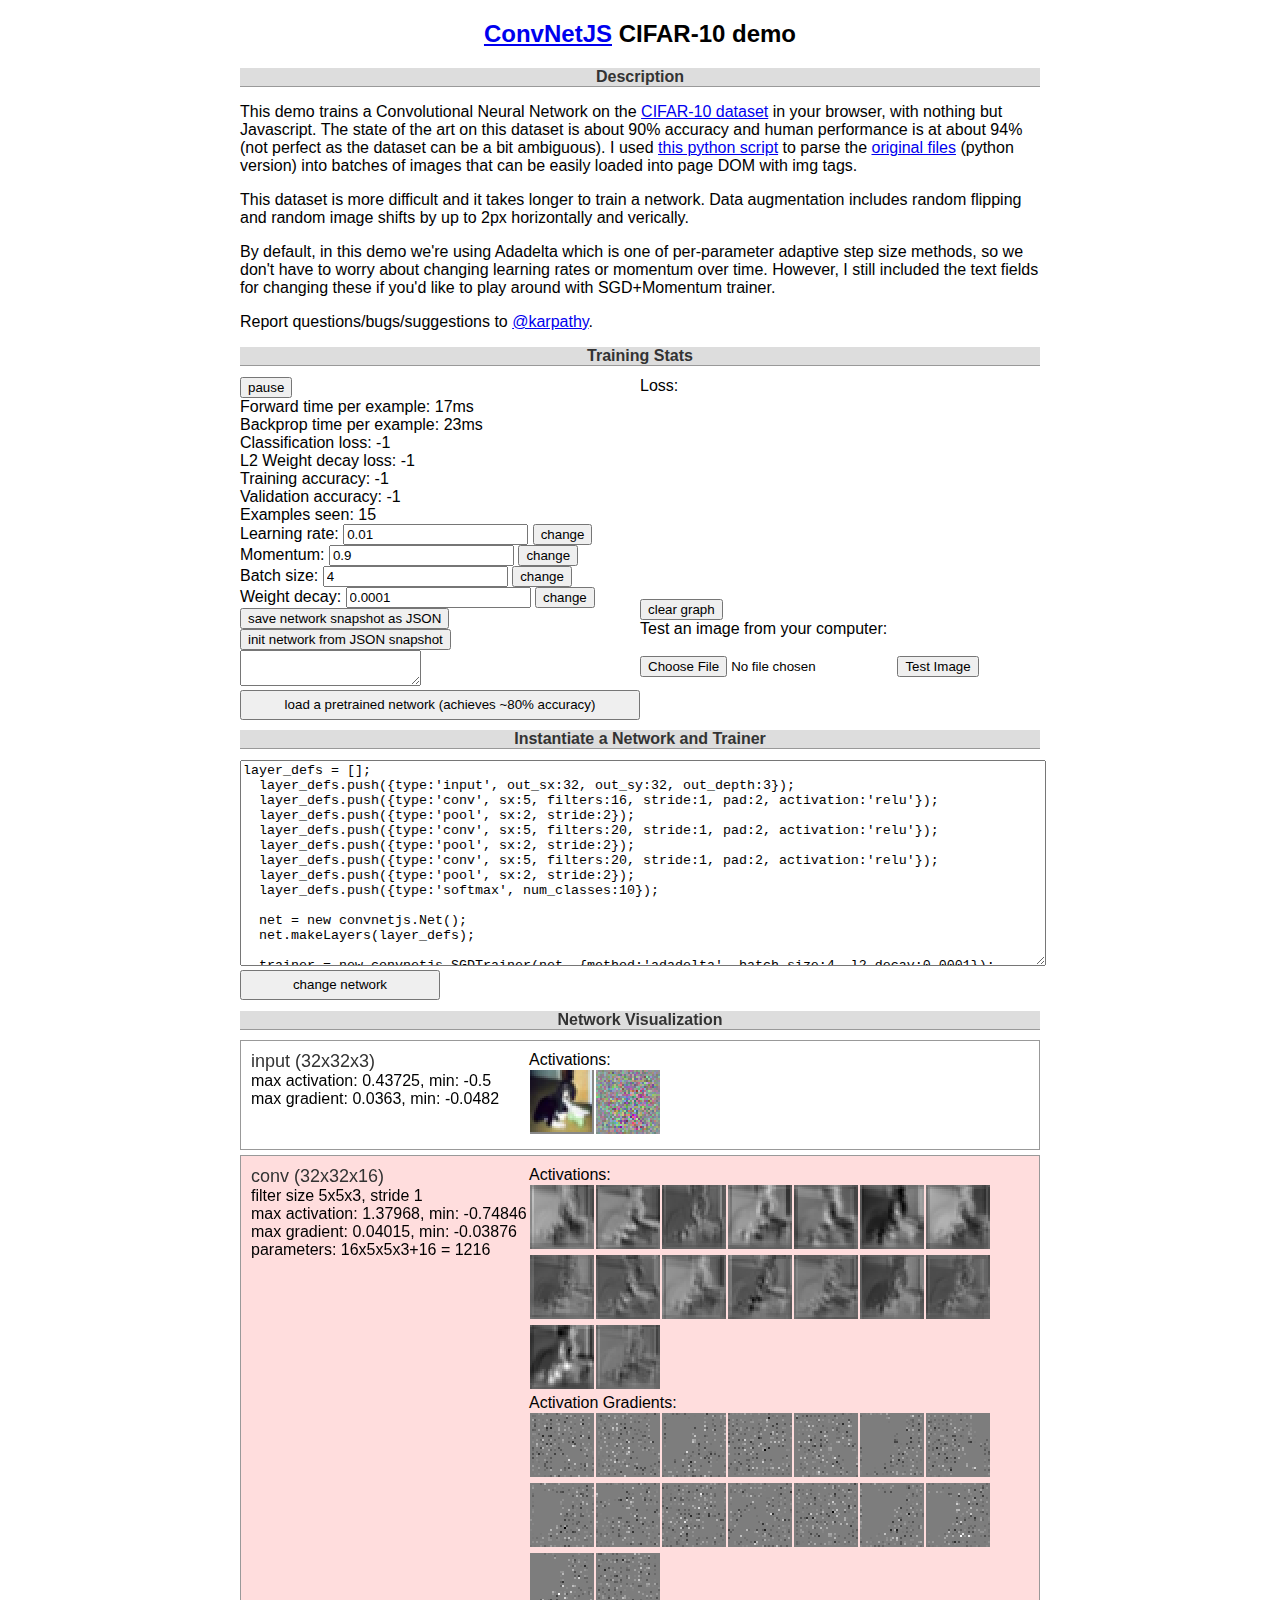
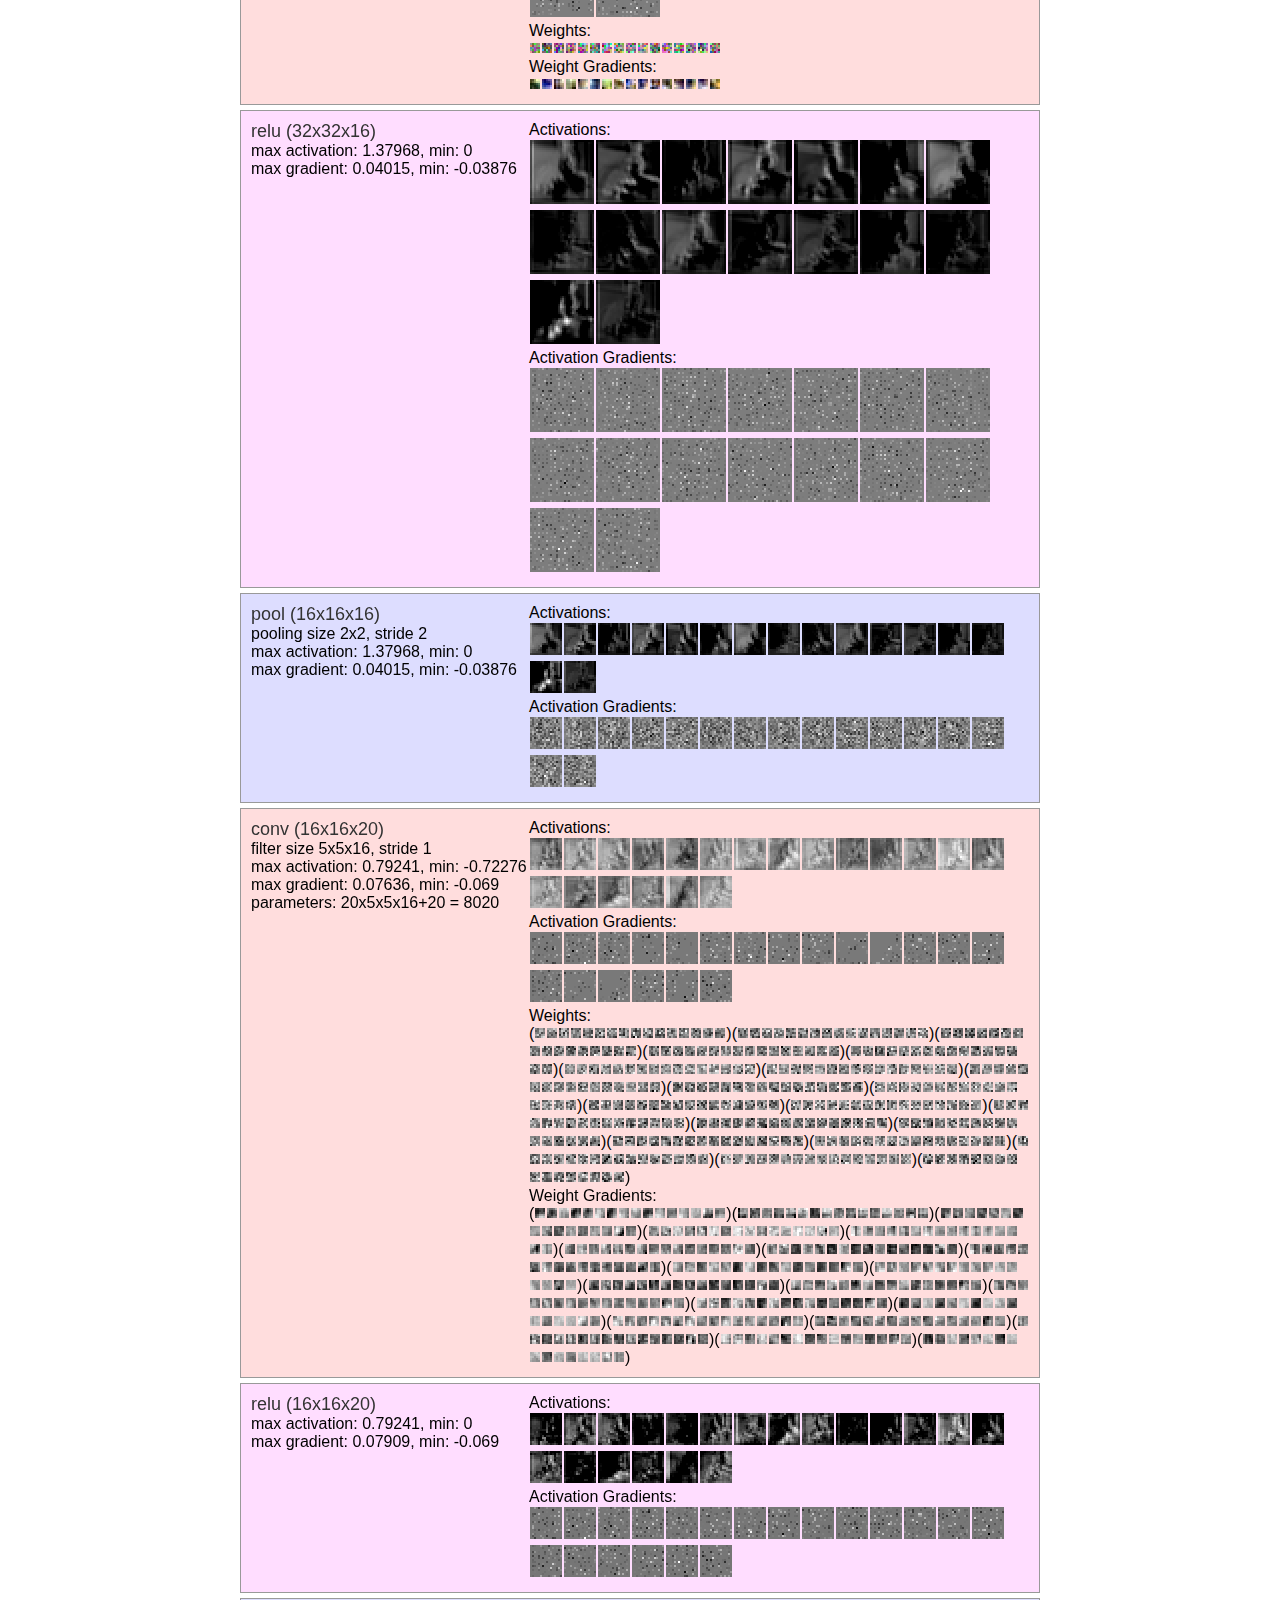
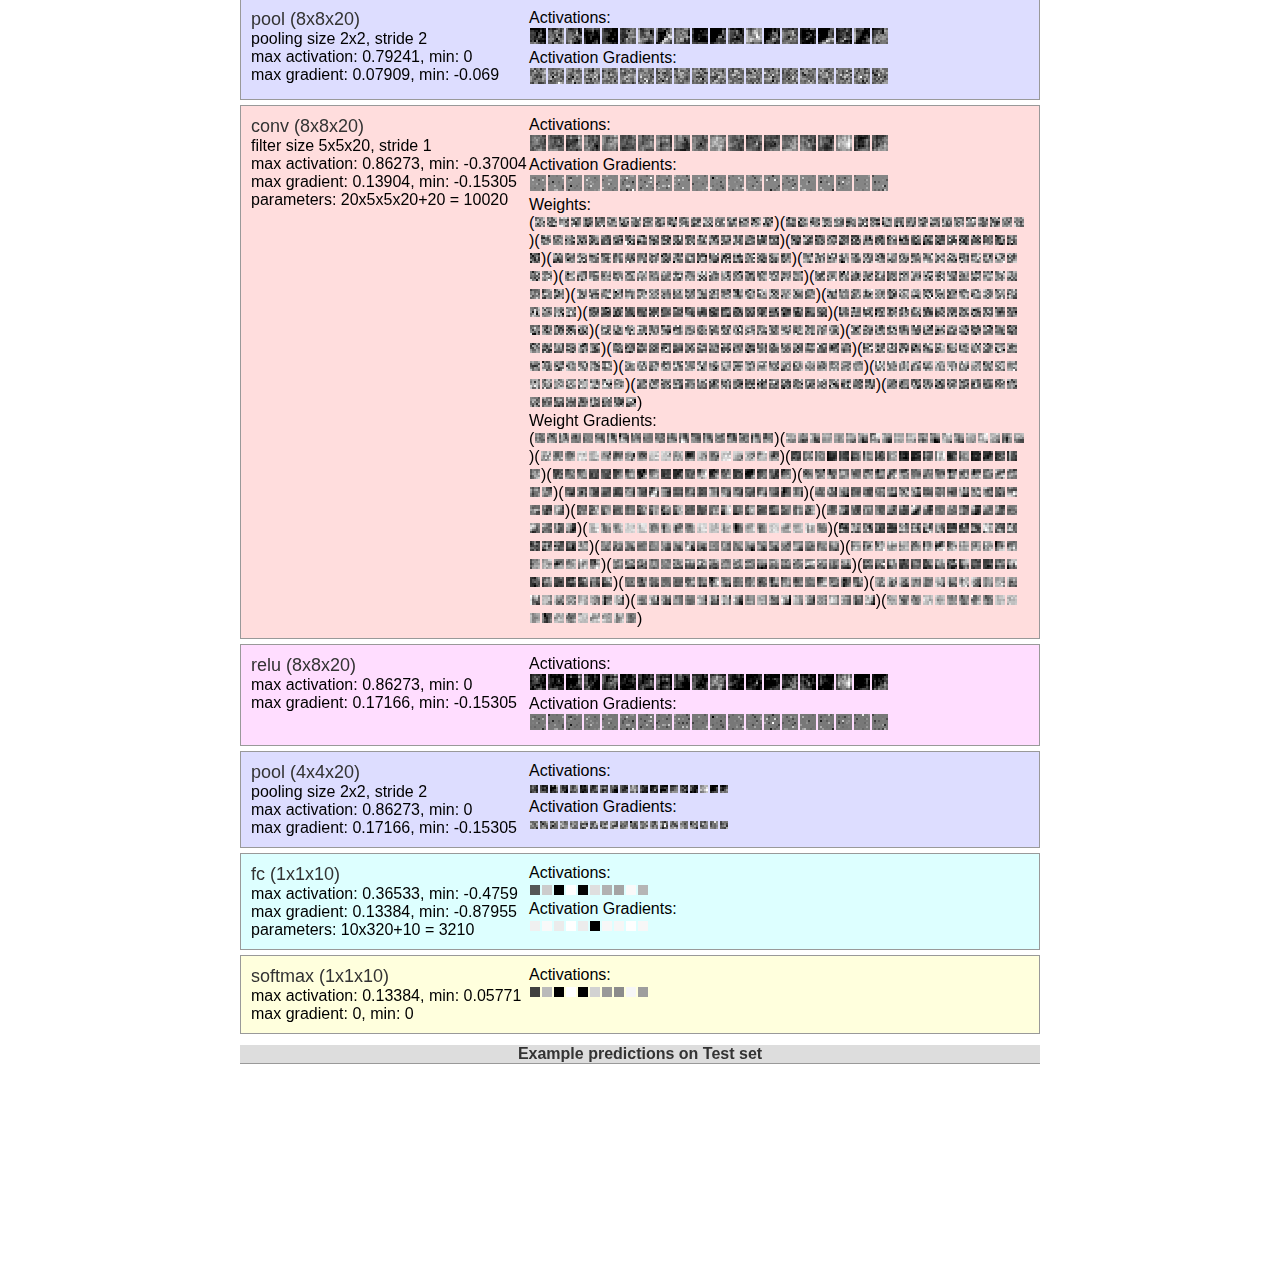
<file: demo/cifar10.html>
<!doctype html>
<html lang="en">
<head>
  <meta charset="utf-8">
  <meta http-equiv="X-UA-Compatible" content="IE=edge,chrome=1">
  <title>ConvNetJS CIFAR-10 demo</title>
  <meta name="description" content="">
  <meta name="author" content="">
  <link rel="stylesheet" href="css/style.css">

<script src="js/jquery-1.8.3.min.js"></script>
<script src="../build/vis.js"></script>
<script src="../build/util.js"></script>
<script src="../build/convnet.js"></script>

<script src="js/image-helpers.js"></script>
<script src="js/pica.js"></script>

<script src="cifar10/cifar10_labels.js"></script>
<script type="text/javascript">
  // ------------------------
  // BEGIN CIFAR-10 SPECIFIC STUFF
  // ------------------------
  var classes_txt = ['airplane', 'car', 'bird', 'cat', 'deer', 'dog', 'frog', 'horse', 'ship', 'truck'];
  var dataset_name = "cifar10";
  var num_batches = 51; // 20 training batches, 1 test
  var test_batch = 50;
  var num_samples_per_batch = 1000;
  var image_dimension = 32;
  var image_channels = 3;
  var use_validation_data = true;
  var random_flip = true;
  var random_position = true;

  var layer_defs, net, trainer;
  var t = "layer_defs = [];\n\
  layer_defs.push({type:'input', out_sx:32, out_sy:32, out_depth:3});\n\
  layer_defs.push({type:'conv', sx:5, filters:16, stride:1, pad:2, activation:'relu'});\n\
  layer_defs.push({type:'pool', sx:2, stride:2});\n\
  layer_defs.push({type:'conv', sx:5, filters:20, stride:1, pad:2, activation:'relu'});\n\
  layer_defs.push({type:'pool', sx:2, stride:2});\n\
  layer_defs.push({type:'conv', sx:5, filters:20, stride:1, pad:2, activation:'relu'});\n\
  layer_defs.push({type:'pool', sx:2, stride:2});\n\
  layer_defs.push({type:'softmax', num_classes:10});\n\
  \n\
  net = new convnetjs.Net();\n\
  net.makeLayers(layer_defs);\n\
  \n\
  trainer = new convnetjs.SGDTrainer(net, {method:'adadelta', batch_size:4, l2_decay:0.0001});\n\
  ";
  // ------------------------
  // END CIFAR-10 SPECIFIC STUFF
  // ------------------------
</script>
<script src="js/images-demo.js"></script>

</head>
<body>
  <div id="wrap">
  <h2 style="text-align: center;"><a href="http://cs.stanford.edu/people/karpathy/convnetjs/">ConvNetJS</a> CIFAR-10 demo</h2>
  <h1>Description</h1>
  <p>
    This demo trains a Convolutional Neural Network on the <a href="http://www.cs.toronto.edu/~kriz/cifar.html">CIFAR-10 dataset</a> in your browser, with nothing but Javascript. The state of the art on this dataset is about 90% accuracy and human performance is at about 94% (not perfect as the dataset can be a bit ambiguous). I used <a href="cifar10_parse.zip">this python script</a> to parse the <a href="http://www.cs.toronto.edu/~kriz/cifar.html">original files</a> (python version) into batches of images that can be easily loaded into page DOM with img tags.
  </p>
  <p>This dataset is more difficult and it takes longer to train a network. Data augmentation includes random flipping and random image shifts by up to 2px horizontally and verically.</p>
  <p>
    By default, in this demo we're using Adadelta which is one of per-parameter adaptive step size methods, so we don't have to worry about changing learning rates or momentum over time. However, I still included the text fields for changing these if you'd like to play around with SGD+Momentum trainer.
  </p>
  <p>Report questions/bugs/suggestions to <a href="https://twitter.com/karpathy">@karpathy</a>.</p>
  <h1>Training Stats</h1>
  <div class="divsec" style="270px;">
    <div class="secpart">
      <input id="buttontp" type="submit" value="pause" onclick="toggle_pause();"/>
      <div id="trainstats"></div>

      <div id="controls">
        Learning rate: <input name="lri" type="text" maxlength="20" id="lr_input"/>
        <input id="buttonlr" type="submit" value="change" onclick="change_lr();"/>
        <br />

        Momentum: <input name="momi" type="text" maxlength="20" id="momentum_input"/>
        <input id="buttonmom" type="submit" value="change" onclick="change_momentum();"/>
        <br />

        Batch size: <input name="bsi" type="text" maxlength="20" id="batch_size_input"/>
        <input id="buttonbs" type="submit" value="change" onclick="change_batch_size();"/>
        <br />

        Weight decay: <input name="wdi" type="text" maxlength="20" id="decay_input"/>
        <input id="buttonwd" type="submit" value="change" onclick="change_decay();"/>
      </div>

      <input id="buttondj" type="submit" value="save network snapshot as JSON" onclick="dump_json();"/><br />
      <input id="buttonlfj" type="submit" value="init network from JSON snapshot" onclick="load_from_json();"/><br />
      <textarea id="dumpjson"></textarea>
      <br>

      <input id="buttonpre" type="submit" value="load a pretrained network (achieves ~80% accuracy)" onclick="load_pretrained();" style="height: 30px; width: 400px;"/><br />
    </div>
    <div class="secpart">
      <div>
        Loss:<br />
        <canvas id="lossgraph">
        </canvas>
        <br />
        <input id="buttoncg" type="submit" value="clear graph" onclick="clear_graph();"/>
      </div>
    </div>
    <div class="secpart"> 
      <div id="upload_box">
        Test an image from your computer:
        <div id="img_div">
            <img id="preview_img"/>
        </div>
        <input name="image" type="file" accept="image/*" onchange="loadFile(event)">

        <input type="submit" value="Test Image" onclick="testImage(document.getElementById('preview_img'))">
      </div>
    </div>
    <div style="clear:both;"></div>
  </div>

  <h1>Instantiate a Network and Trainer</h1>
  <div>
    <textarea id="newnet" style="width:100%; height:200px;"></textarea><br />
    <input id="buttonnn" type="submit" value="change network" onclick="change_net();" style="width:200px;height:30px;"/>
  </div>

  <div class="divsec">
  <h1>Network Visualization</h1>
    <div id="visnet"></div>
  </div>
  
  <div class="divsec">
  <h1>Example predictions on Test set</h1>
    <div id="testset_acc"></div>
    <div id="testset_vis"></div>
  </div>

  </div>  
</body>
</html>
</file>
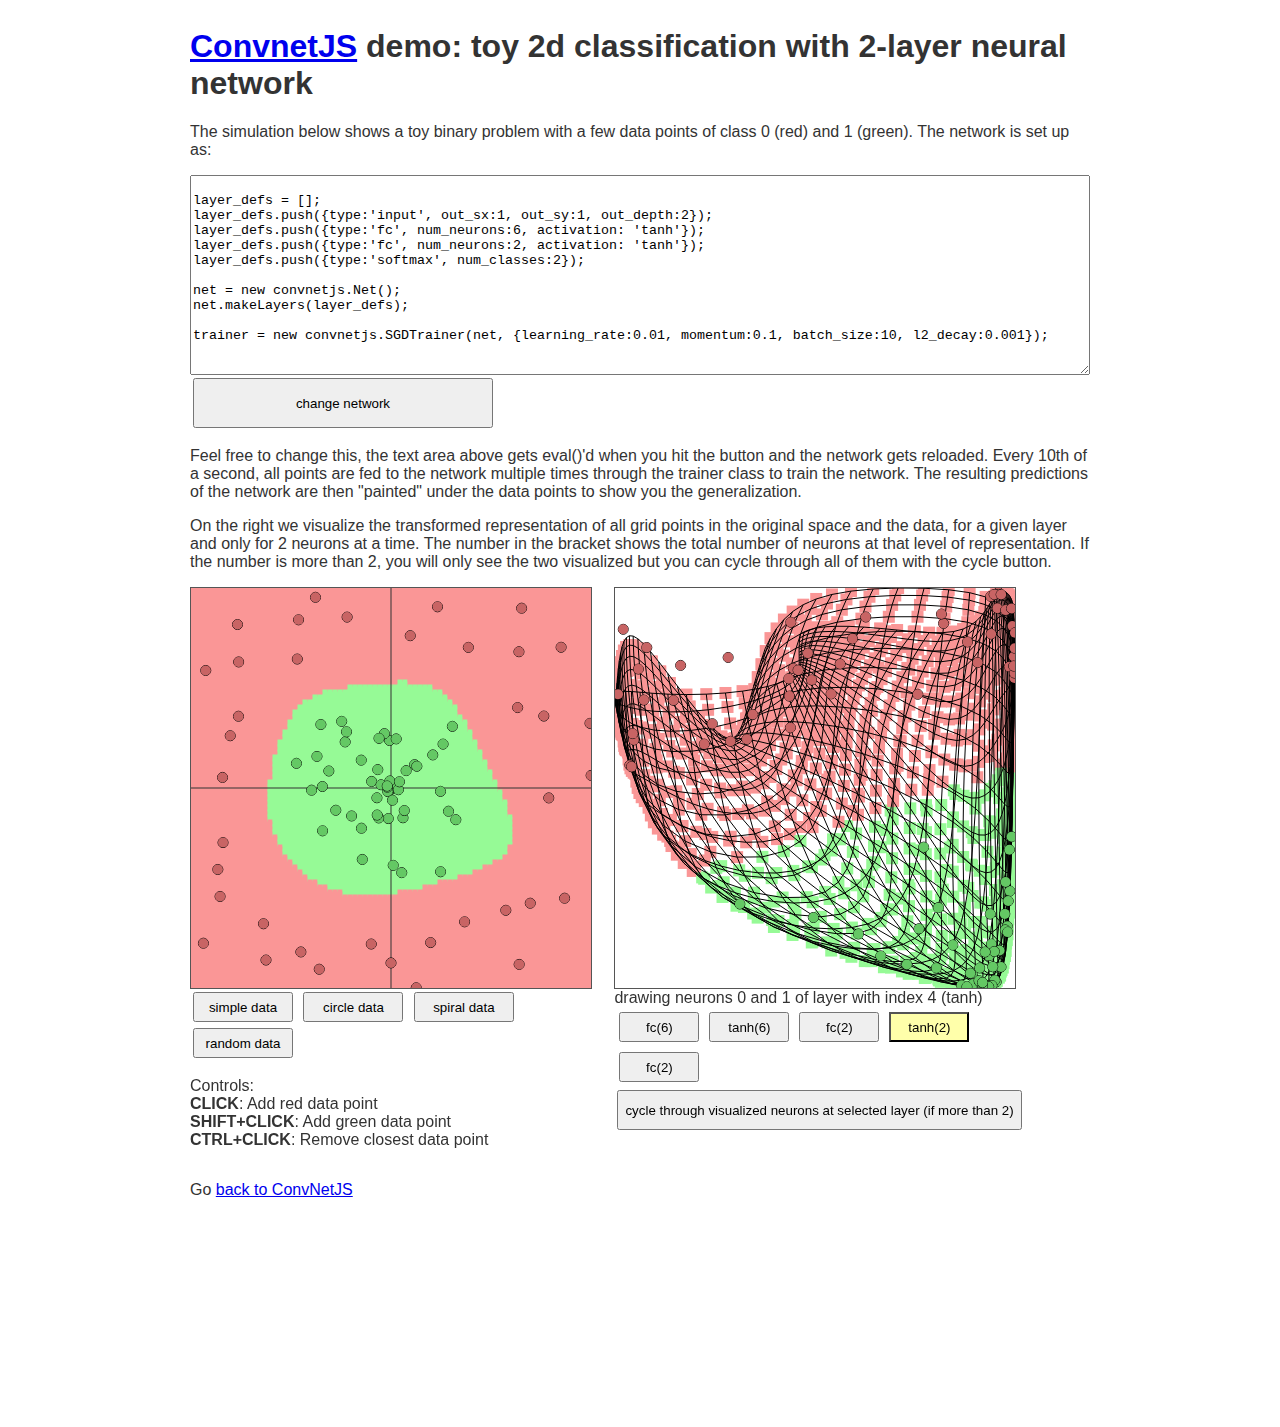
<file: demo/classify2d.html>
<html>
<head>
<title>ConvNetJS demo: Classify toy 2D data</title>
<link href='http://fonts.googleapis.com/css?family=Cabin' rel='stylesheet' type='text/css'>

<script src="js/jquery-1.8.3.min.js"></script>
<script src="js/npgmain.js"></script>
<script src="../build/convnet.js"></script>
<script src="../build/util.js"></script>
<script src="js/classify2d.js"></script>

<style type="text/css">
body {
  font-family: Arial, "Helvetica Neue", Helvetica, sans-serif;
  color: #333;
  padding: 20px;
}
canvas { 
    border: 1px solid #555;
}
#wrap {
  width: 900px;
  margin-right: auto;
  margin-left: auto;
  margin-bottom: 200px;
}
.pane {
  width: 420px;
  display: inline-block;
  vertical-align: top;
}
input[type="submit"]
{
  margin: 3px;
}

</style>

</head>

<body>

<div id="wrap">
<h1><a href="http://cs.stanford.edu/people/karpathy/convnetjs">ConvnetJS</a> demo: toy 2d classification with 2-layer neural network</h1>

<p>The simulation below shows a toy binary problem with a few data points of class 0 (red) and 1 (green). The network is set up as:</p>

<textarea id="layerdef" style="width:100%; height:200px;">
</textarea>
<br>
<input id="buttontp" type="submit" value="change network" onclick="reload();" style="width: 300px; height: 50px;"/>

<p>Feel free to change this, the text area above gets eval()'d when you hit the button and the network gets reloaded. Every 10th of a second, all points are fed to the network multiple times through the trainer class to train the network. The resulting predictions of the network are then "painted" under the data points to show you the generalization.</p>

<p>On the right we visualize the transformed representation of all grid points in the original space and the data, for a given layer and only for 2 neurons at a time. The number in the bracket shows the total number of neurons at that level of representation. If the number is more than 2, you will only see the two visualized but you can cycle through all of them with the cycle button.</p>

<div class="panes">
<div class="pane">
<canvas id="NPGcanvas" width="400" height="400">Browser not supported for Canvas. Get a real browser.</canvas>
<input id="buttondata1" type="submit" value="simple data" onclick="original_data();" style="width: 100px; height: 30px;"/>
<input id="buttondata2" type="submit" value="circle data" onclick="circle_data();" style="width: 100px; height: 30px;"/>
<input id="buttondata3" type="submit" value="spiral data" onclick="spiral_data();" style="width: 100px; height: 30px;"/><br>
<input id="buttondata4" type="submit" value="random data" onclick="random_data();" style="width: 100px; height: 30px;"/><br>
<p>
Controls:<br>
<b>CLICK</b>: Add red data point<br>
<b>SHIFT+CLICK</b>: Add green data point<br>
<b>CTRL+CLICK</b>: Remove closest data point<br>
</p>
</div>

<div class="pane">
  <canvas id="viscanvas" width="400" height="400">Browser not supported for Canvas. Get a real browser.</canvas>
  <div id="cyclestatus"></div>
<div id="layer_ixes"></div>
<input id="buttoncycle" type="submit" value="cycle through visualized neurons at selected layer (if more than 2)" onclick="cycle();" style="height: 40px;"/>
</div>

</div>

<p>Go <a href="http://cs.stanford.edu/people/karpathy/convnetjs/">back to ConvNetJS</a></p>

</div>

</body>
</html>
</file>
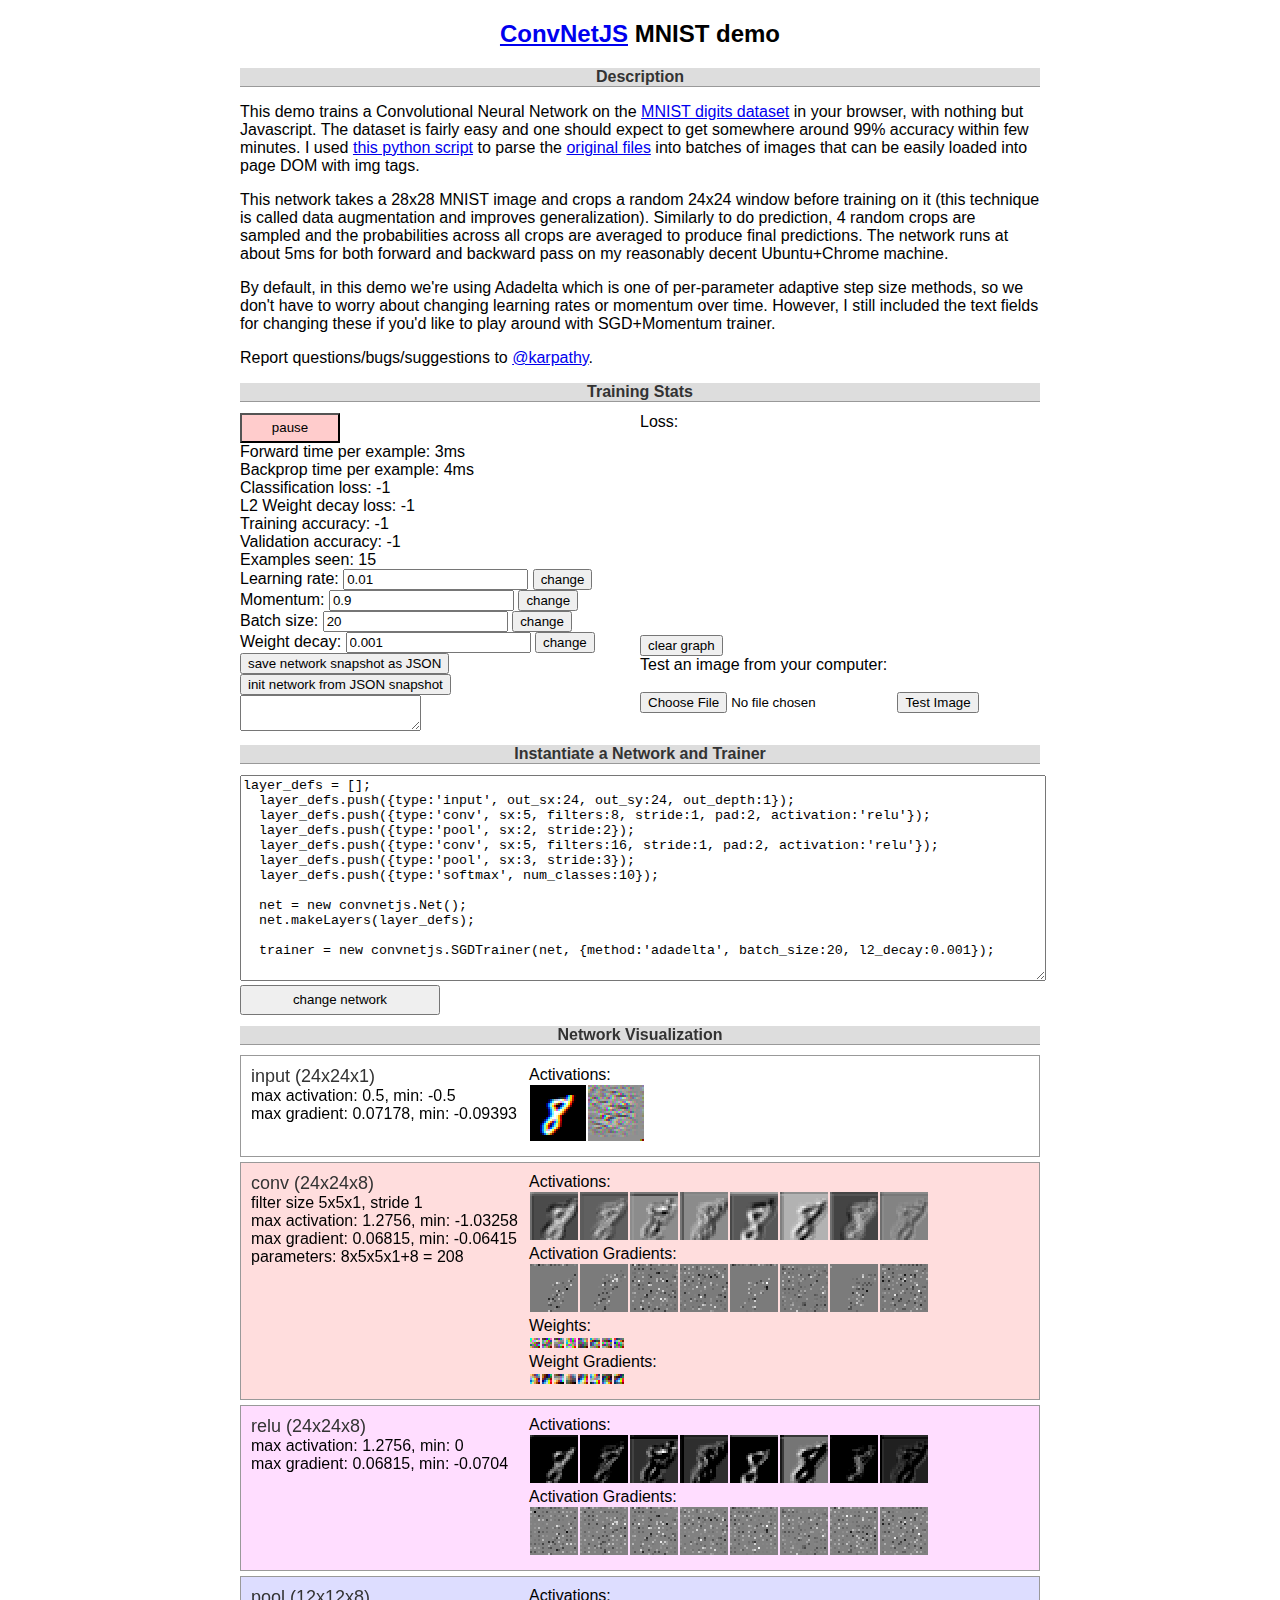
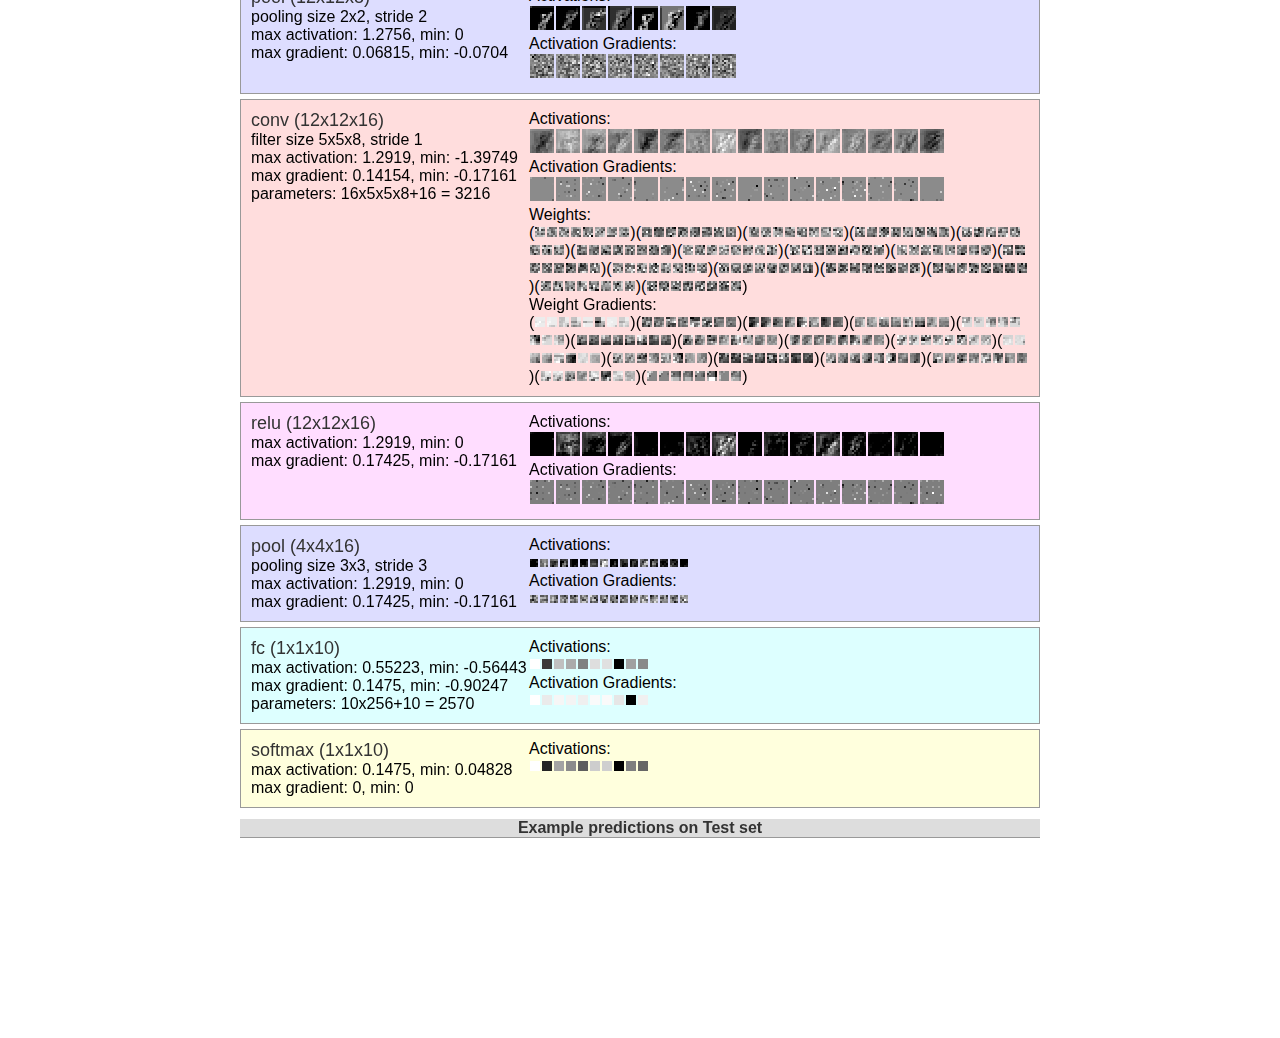
<file: demo/mnist.html>
<!doctype html>
<html lang="en">
<head>
  <meta charset="utf-8">
  <meta http-equiv="X-UA-Compatible" content="IE=edge,chrome=1">
  <title>ConvNetJS MNIST demo</title>
  <meta name="description" content="">
  <meta name="author" content="">
  <link rel="stylesheet" href="css/style.css">

<script src="js/jquery-1.8.3.min.js"></script>
<script src="../build/vis.js"></script>
<script src="../build/util.js"></script>
<script src="../build/convnet.js"></script>

<script src="js/image-helpers.js"></script>
<script src="js/pica.js"></script>

<script src="mnist/mnist_labels.js"></script>
<script type="text/javascript">
  // ------------------------
  // BEGIN MNIST SPECIFIC STUFF
  // ------------------------
  classes_txt = ['0','1','2','3','4','5','6','7','8','9'];
  var dataset_name = "mnist";
  var num_batches = 21; // 20 training batches, 1 test
  var test_batch = 20;
  var num_samples_per_batch = 3000;
  var image_dimension = 28;
  var image_channels = 1;
  var use_validation_data = true;
  var random_flip = false;
  var random_position = false;

  var layer_defs, net, trainer;
  var t = "layer_defs = [];\n\
  layer_defs.push({type:'input', out_sx:24, out_sy:24, out_depth:1});\n\
  layer_defs.push({type:'conv', sx:5, filters:8, stride:1, pad:2, activation:'relu'});\n\
  layer_defs.push({type:'pool', sx:2, stride:2});\n\
  layer_defs.push({type:'conv', sx:5, filters:16, stride:1, pad:2, activation:'relu'});\n\
  layer_defs.push({type:'pool', sx:3, stride:3});\n\
  layer_defs.push({type:'softmax', num_classes:10});\n\
  \n\
  net = new convnetjs.Net();\n\
  net.makeLayers(layer_defs);\n\
  \n\
  trainer = new convnetjs.SGDTrainer(net, {method:'adadelta', batch_size:20, l2_decay:0.001});\n\
  ";
  // ------------------------
  // END MNIST SPECIFIC STUFF
  // ------------------------
</script>
<script src="js/images-demo.js"></script>

</head>
<body>
  <div id="wrap">
  <h2 style="text-align: center;"><a href="http://cs.stanford.edu/people/karpathy/convnetjs/">ConvNetJS</a> MNIST demo</h2>
  <h1>Description</h1>
  <p>
    This demo trains a Convolutional Neural Network on the <a href="http://yann.lecun.com/exdb/mnist/">MNIST digits dataset</a> in your browser, with nothing but Javascript. The dataset is fairly easy and one should expect to get somewhere around 99% accuracy within few minutes. I used <a href="mnist_parse.zip">this python script</a> to parse the <a href="http://deeplearning.net/tutorial/gettingstarted.html">original files</a> into batches of images that can be easily loaded into page DOM with img tags.
  </p>
  <p>
    This network takes a 28x28 MNIST image and crops a random 24x24 window before training on it (this technique is called data augmentation and improves generalization). Similarly to do prediction, 4 random crops are sampled and the probabilities across all crops are averaged to produce final predictions. The network runs at about 5ms for both forward and backward pass on my reasonably decent Ubuntu+Chrome machine.
  </p>
  <p>
    By default, in this demo we're using Adadelta which is one of per-parameter adaptive step size methods, so we don't have to worry about changing learning rates or momentum over time. However, I still included the text fields for changing these if you'd like to play around with SGD+Momentum trainer.
  </p>
  <p>Report questions/bugs/suggestions to <a href="https://twitter.com/karpathy">@karpathy</a>.</p>
  <h1>Training Stats</h1>
  <div class="divsec" style="270px;">
    <div class="secpart">
      <input id="buttontp" type="submit" value="pause" onclick="toggle_pause();" style="width: 100px; height:30px; background-color: #FCC;"/>
      <div id="trainstats"></div>

      <div id="controls">
        Learning rate: <input name="lri" type="text" maxlength="20" id="lr_input"/>
        <input id="buttonlr" type="submit" value="change" onclick="change_lr();"/>
        <br />

        Momentum: <input name="momi" type="text" maxlength="20" id="momentum_input"/>
        <input id="buttonmom" type="submit" value="change" onclick="change_momentum();"/>
        <br />

        Batch size: <input name="bsi" type="text" maxlength="20" id="batch_size_input"/>
        <input id="buttonbs" type="submit" value="change" onclick="change_batch_size();"/>
        <br />

        Weight decay: <input name="wdi" type="text" maxlength="20" id="decay_input"/>
        <input id="buttonwd" type="submit" value="change" onclick="change_decay();"/>
      </div>

      <input id="buttondj" type="submit" value="save network snapshot as JSON" onclick="dump_json();"/><br />
      <input id="buttonlfj" type="submit" value="init network from JSON snapshot" onclick="load_from_json();"/><br />
      <textarea id="dumpjson"></textarea>
    </div>
    <div class="secpart">
      <div>
        Loss:<br />
        <canvas id="lossgraph">
        </canvas>
        <br />
        <input id="buttoncg" type="submit" value="clear graph" onclick="clear_graph();"/>
      </div>
    </div>
    <div class="secpart"> 
      <div id="upload_box">
        Test an image from your computer:
        <div id="img_div">
            <img id="preview_img"/>
        </div>
        <input name="image" type="file" accept="image/*" onchange="loadFile(event)">

        <input type="submit" value="Test Image" onclick="testImage(document.getElementById('preview_img'))">
      </div>
    </div>
    <div style="clear:both;"></div>
  </div>

  <h1>Instantiate a Network and Trainer</h1>
  <div>
    <textarea id="newnet" style="width:100%; height:200px;"></textarea><br />
    <input id="buttonnn" type="submit" value="change network" onclick="change_net();" style="width:200px;height:30px;"/>
  </div>

  <div class="divsec">
  <h1>Network Visualization</h1>
    <div id="visnet"></div>
  </div>
  
  <div class="divsec">
  <h1>Example predictions on Test set</h1>
    <div id="testset_acc"></div>
	<div id="testset_vis"></div>
  </div>

  </div>  
</body>
</html>
</file>
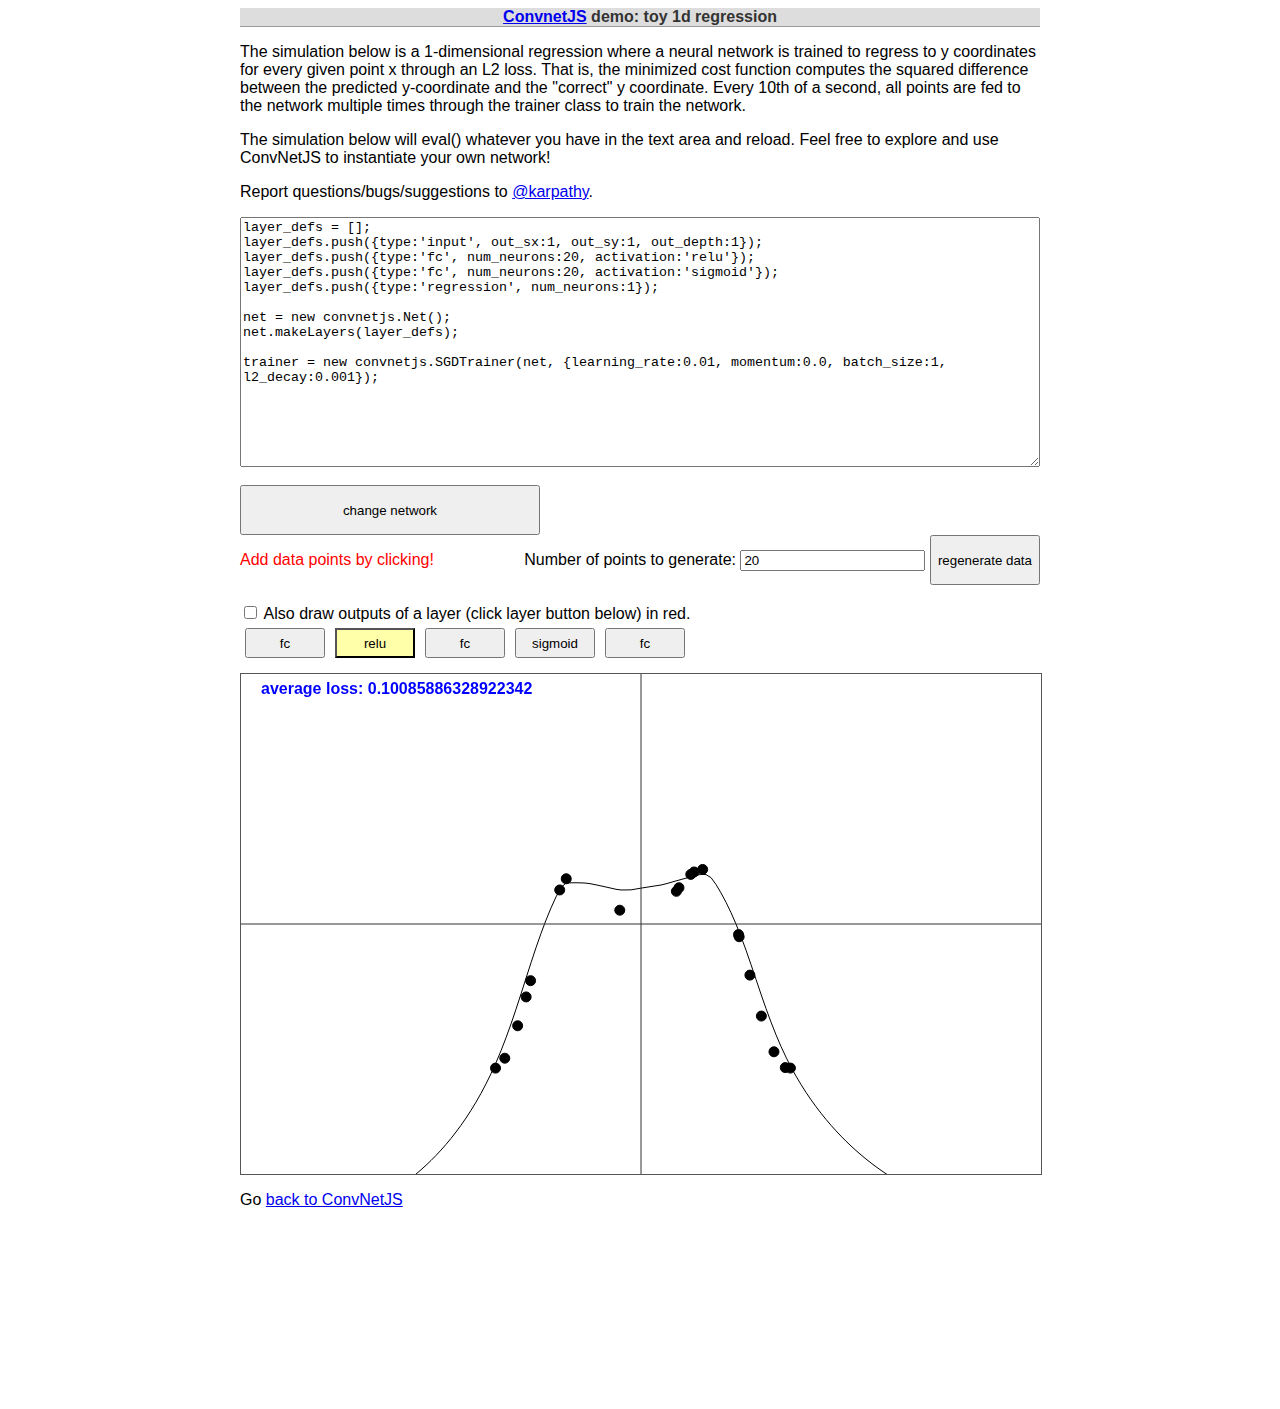
<file: demo/regression.html>
<html>
<head>
<title>ConvNetJS demo: Classify toy 2D data</title>
<link href='http://fonts.googleapis.com/css?family=Cabin' rel='stylesheet' type='text/css'>
<link rel="stylesheet" href="css/style.css">

<script>
      (function(i,s,o,g,r,a,m){i['GoogleAnalyticsObject']=r;i[r]=i[r]||function(){
      (i[r].q=i[r].q||[]).push(arguments)},i[r].l=1*new Date();a=s.createElement(o),
      m=s.getElementsByTagName(o)[0];a.async=1;a.src=g;m.parentNode.insertBefore(a,m)
      })(window,document,'script','//www.google-analytics.com/analytics.js','ga');

      ga('create', 'UA-3698471-21', 'stanford.edu');
      ga('send', 'pageview');

</script>

<script src="js/jquery-1.8.3.min.js"></script>
<script src="js/npgmain.js"></script>
<script src="../build/convnet.js"></script>
<script src="js/regression.js"></script>

<style type="text/css">
canvas { 
    border: 1px solid #555;
    margin-top: 10px;
}
#wrap {
  width: 800px;
  margin-right: auto;
  margin-left: auto;
  margin-bottom: 200px;
}
</style>

</head>

<body onLoad="NPGinit(10);">

<div id="wrap">
<h1><a href="http://cs.stanford.edu/people/karpathy/convnetjs">ConvnetJS</a> demo: toy 1d regression</h1>

<p>The simulation below is a 1-dimensional regression where a neural network is trained to regress to y coordinates for every given point x through an L2 loss. That is, the minimized cost function computes the squared difference between the predicted y-coordinate and the "correct" y coordinate. Every 10th of a second, all points are fed to the network multiple times through the trainer class to train the network.</p>

<p>The simulation below will eval() whatever you have in the text area and reload. Feel free to explore and use ConvNetJS to instantiate your own network!</p>

<p>Report questions/bugs/suggestions to <a href="https://twitter.com/karpathy">@karpathy</a>.</p>

<textarea id="layerdef" style="width:100%; height:250px;">
</textarea>
<br /><br  />
<input id="buttontp" type="submit" value="change network" onclick="reload();" style="width: 300px; height: 50px;"/>

<div style="float: right;">
Number of points to generate:  <input type="text" name="num_points" id="num_data" value="20">
<input type="submit" value="regenerate data" style="height:50px;" onclick="regen_data();" />
</div>

<br />
<p style="color: red">Add data points by clicking!</p>
<br />
<input type="checkbox" name="draw_layer_outputs" id="layer_outs">
Also draw outputs of a layer (click layer button below) in red.
<br /><div id="layer_ixes"></div>

<canvas id="NPGcanvas" width="800" height="500">Browser not supported for Canvas. Get a real browser.</canvas>

<p>Go <a href="http://cs.stanford.edu/people/karpathy/convnetjs/">back to ConvNetJS</a></p>

</div>

</body>
</html>
</file>
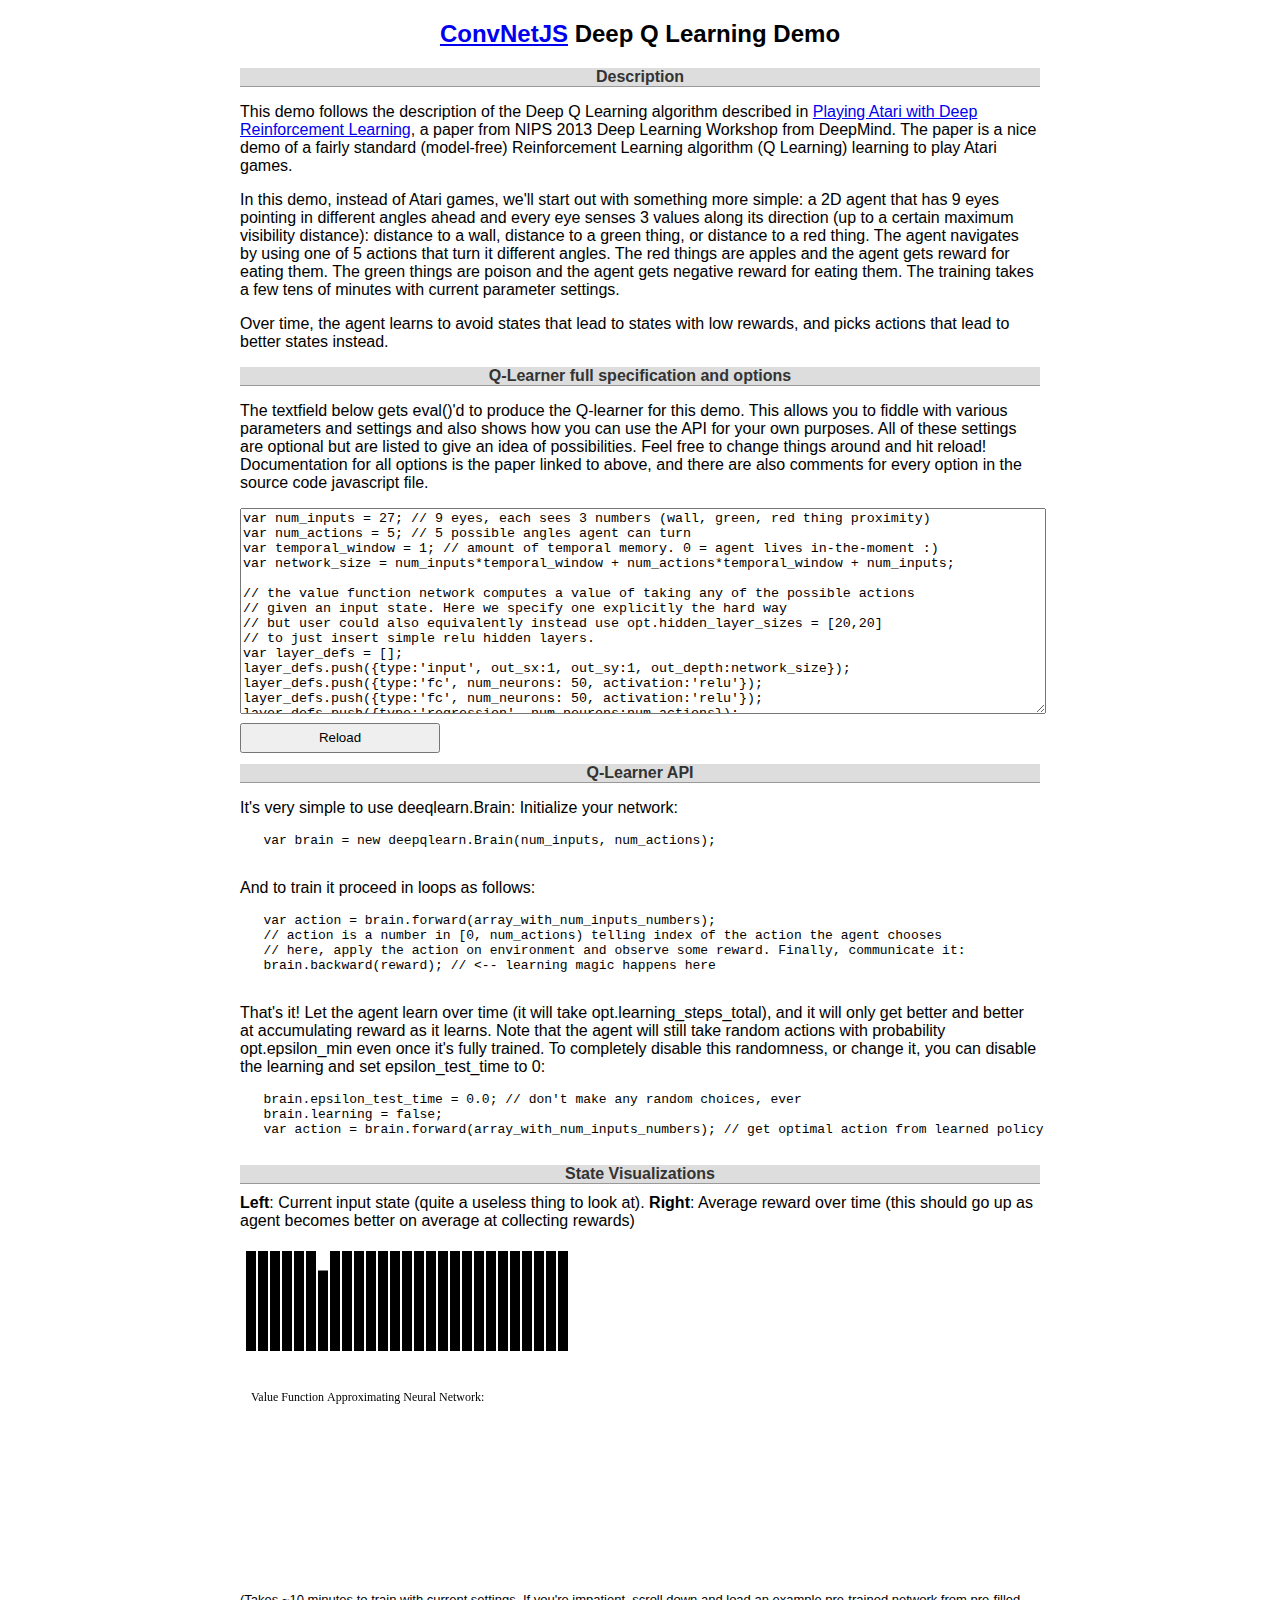
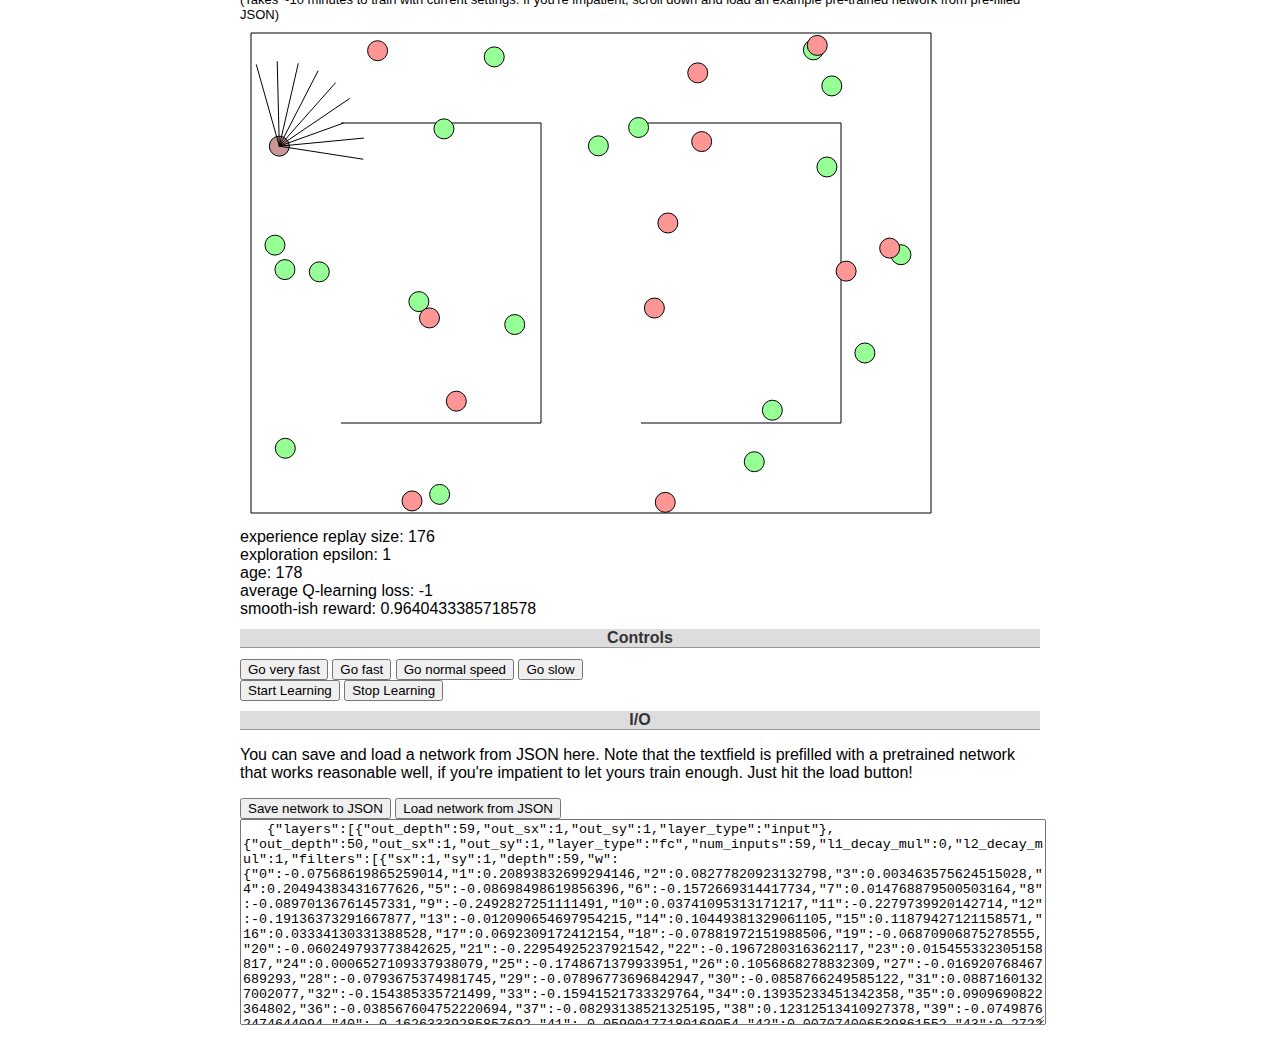
<file: demo/rldemo.html>
<!doctype html>
<html lang="en">
 <head>
  <meta charset="utf-8">
  <meta http-equiv="X-UA-Compatible" content="IE=edge,chrome=1">
  <title>ConvNetJS Deep Q Learning Reinforcement Learning with Neural Network demo</title>
  <meta name="description" content="">
  <meta name="author" content="">
  <meta name="viewport" content="width=device-width, initial-scale=1.0">

  <script src="../build/convnet.js"></script>
  <script src="../build/util.js"></script>
  <script src="../build/vis.js"></script>
  <script src="../build/deepqlearn.js"></script>
  <link rel="stylesheet" href="css/style.css">
  
  <script src="js/rldemo.js"></script>
  <style type="text/css">
      canvas { border: 1px solid white; }
    </style>

 </head>
 <body onload="start();">
   <div id="wrap">
   <h2><a href="http://cs.stanford.edu/people/karpathy/convnetjs/">ConvNetJS</a> Deep Q Learning Demo</h2>
   <h1>Description</h1>
   <p>
   This demo follows the description of the Deep Q Learning algorithm described in 
   <a href="http://arxiv.org/pdf/1312.5602v1.pdf">Playing Atari with Deep Reinforcement Learning</a>, 
   a paper from NIPS 2013 Deep Learning Workshop from DeepMind. The paper is a nice demo of a fairly
   standard (model-free) Reinforcement Learning algorithm (Q Learning) learning to play Atari games.
   </p>
   <p>
   In this demo, instead of Atari games, we'll start out with something more simple: 
   a 2D agent that has 9 eyes pointing in different angles ahead and every eye senses 3 values
   along its direction (up to a certain maximum visibility distance): distance to a wall, distance to 
   a green thing, or distance to a red thing. The agent navigates by using one of 5 actions that turn 
   it different angles. The red things are apples and the agent gets reward for eating them. The green
   things are poison and the agent gets negative reward for eating them. The training takes a few tens
   of minutes with current parameter settings.
   </p>
   <p>
   Over time, the agent learns to avoid states that lead to states with low rewards, and picks actions
   that lead to better states instead.
   </p>
   <h1>Q-Learner full specification and options</h1>
   <p>
   The textfield below gets eval()'d to produce the Q-learner for this demo. This allows you to fiddle with 
   various parameters and settings and also shows how you can use the API for your own purposes. 
   All of these settings are optional but are listed to give an idea of possibilities.
   Feel free to change things around and hit reload! Documentation for all
   options is the paper linked to above, and there are also 
   comments for every option in the source code javascript file.
   </p>
   <textarea id="qspec" style="width:100%; height:200px;">
var num_inputs = 27; // 9 eyes, each sees 3 numbers (wall, green, red thing proximity)
var num_actions = 5; // 5 possible angles agent can turn
var temporal_window = 1; // amount of temporal memory. 0 = agent lives in-the-moment :)
var network_size = num_inputs*temporal_window + num_actions*temporal_window + num_inputs;

// the value function network computes a value of taking any of the possible actions
// given an input state. Here we specify one explicitly the hard way
// but user could also equivalently instead use opt.hidden_layer_sizes = [20,20]
// to just insert simple relu hidden layers.
var layer_defs = [];
layer_defs.push({type:'input', out_sx:1, out_sy:1, out_depth:network_size});
layer_defs.push({type:'fc', num_neurons: 50, activation:'relu'});
layer_defs.push({type:'fc', num_neurons: 50, activation:'relu'});
layer_defs.push({type:'regression', num_neurons:num_actions});

// options for the Temporal Difference learner that trains the above net
// by backpropping the temporal difference learning rule.
var tdtrainer_options = {learning_rate:0.001, momentum:0.0, batch_size:64, l2_decay:0.01};

var opt = {};
opt.temporal_window = temporal_window;
opt.experience_size = 30000;
opt.start_learn_threshold = 1000;
opt.gamma = 0.7;
opt.learning_steps_total = 200000;
opt.learning_steps_burnin = 3000;
opt.epsilon_min = 0.05;
opt.epsilon_test_time = 0.05;
opt.layer_defs = layer_defs;
opt.tdtrainer_options = tdtrainer_options;

var brain = new deepqlearn.Brain(num_inputs, num_actions, opt); // woohoo
   </textarea>
   <button onclick="reload()" style="width: 200px; height: 30px; margin-top: 5px;">Reload</button>
   
   <h1>Q-Learner API</h1>
   <p>It's very simple to use deeqlearn.Brain: Initialize your network:</p>
   <pre>
   var brain = new deepqlearn.Brain(num_inputs, num_actions);
   </pre>
   <p>And to train it proceed in loops as follows:</p>
   <pre>
   var action = brain.forward(array_with_num_inputs_numbers);
   // action is a number in [0, num_actions) telling index of the action the agent chooses
   // here, apply the action on environment and observe some reward. Finally, communicate it:
   brain.backward(reward); // <-- learning magic happens here
   </pre>
   <p>That's it! Let the agent learn over time (it will take opt.learning_steps_total), and it
   will only get better and better at accumulating reward as it learns. Note that the agent will still take
   random actions with probability opt.epsilon_min even once it's fully trained. 
   To completely disable this randomness, or change it, you can disable the learning and set epsilon_test_time to 0:</p>
   <pre>
   brain.epsilon_test_time = 0.0; // don't make any random choices, ever
   brain.learning = false;
   var action = brain.forward(array_with_num_inputs_numbers); // get optimal action from learned policy
   </pre>
   
   <h1>State Visualizations</h1>
   
   <div><b>Left</b>: Current input state (quite a useless thing to look at). <b>Right</b>: Average reward over time (this should go up as agent becomes better on average at collecting rewards)</div>
   <canvas id="vis_canvas" width="350" height="150"></canvas>
   <canvas id="graph_canvas" width="350" height="150"></canvas><br />
   <canvas id="net_canvas" width="700" height="200"></canvas><br />

   <div style="font-size:13px;">
   (Takes ~10 minutes to train with current settings. If you're impatient, scroll down and load an example pre-trained network from pre-filled JSON)
   </div>
   <canvas id="canvas" width="700" height="500"></canvas>
   <div id="brain_info_div"></div>
   
   <h1>Controls</h1>
   <button onclick="goveryfast()">Go very fast</button>
   <button onclick="gofast()">Go fast</button>
   <button onclick="gonormal()">Go normal speed</button>
   <button onclick="goslow()">Go slow</button><br />
   <button onclick="startlearn()">Start Learning</button>
   <button onclick="stoplearn()">Stop Learning</button>
   
   <h1>I/O</h1>
   <p>
   You can save and load a network from JSON here. Note that the textfield is prefilled with a
   pretrained network that works reasonable well, if you're impatient to let yours train enough.
   Just hit the load button!
   </p>
   <button onclick="savenet()">Save network to JSON</button>
   <button onclick="loadnet()">Load network from JSON</button>
   <textarea id="tt" style="width:100%; height:200px;">
   {"layers":[{"out_depth":59,"out_sx":1,"out_sy":1,"layer_type":"input"},{"out_depth":50,"out_sx":1,"out_sy":1,"layer_type":"fc","num_inputs":59,"l1_decay_mul":0,"l2_decay_mul":1,"filters":[{"sx":1,"sy":1,"depth":59,"w":{"0":-0.07568619865259014,"1":0.20893832699294146,"2":0.08277820923132798,"3":0.003463575624515028,"4":0.20494383431677626,"5":-0.08698498619856396,"6":-0.1572669314417734,"7":0.014768879500503164,"8":-0.08970136761457331,"9":-0.2492827251111491,"10":0.03741095313171217,"11":-0.2279739920142714,"12":-0.19136373291667877,"13":-0.012090654697954215,"14":0.10449381329061105,"15":0.11879427121158571,"16":0.03334130331388528,"17":0.0692309172412154,"18":-0.07881972151988506,"19":-0.06870906875278555,"20":-0.060249793773842625,"21":-0.22954925237921542,"22":-0.1967280316362117,"23":0.015455332305158817,"24":0.0006527109337938079,"25":-0.1748671379933951,"26":0.1056868278832309,"27":-0.016920768467689293,"28":-0.0793675374981745,"29":-0.07896773696842947,"30":-0.0858766249585122,"31":0.08871601327002077,"32":-0.154385335721499,"33":-0.15941521733329764,"34":0.13935233451342358,"35":0.0909690822364802,"36":-0.038567604752220694,"37":-0.08293138521325195,"38":0.12312513410927378,"39":-0.07498762474644094,"40":-0.16263339285857692,"41":-0.05900177180169054,"42":0.007074006539861552,"43":0.272213980600211,"44":-0.14771413309216286,"45":-0.25499007024896514,"46":-0.14682128308833736,"47":0.09358139878136032,"48":0.1763443149335001,"49":-0.14541759245264008,"50":-0.2060051858964503,"51":-0.08920170170316712,"52":-0.23314268564372914,"53":0.21888292181145477,"54":0.04972551124436227,"55":0.1336800863475002,"56":-0.1225507205585294,"57":-0.04501829366312003,"58":0.20331902606599386}},{"sx":1,"sy":1,"depth":59,"w":{"0":-0.028503741612961174,"1":0.08909761543239324,"2":-0.13317614327964097,"3":-0.05058915480406845,"4":0.1457307389537489,"5":0.060415023679052424,"6":0.14195581431254928,"7":-0.04482357732782931,"8":0.2909985848981078,"9":-0.013698798628110246,"10":0.03225874913103504,"11":-0.060642513718580114,"12":0.04843180405717124,"13":0.23457590954605634,"14":-0.12967513147956025,"15":0.05580208026031705,"16":0.2534232871116277,"17":-0.029774602048734347,"18":-0.11504048891124324,"19":0.2569255445823429,"20":-0.0006732687123468358,"21":0.21783628503393462,"22":-0.04280126548319759,"23":0.10559718904664156,"24":0.09721965526888939,"25":0.09093106185871204,"26":-0.088353512353856,"27":0.14579230064072665,"28":-0.018820849120558446,"29":0.13910481021198265,"30":0.05415983170433983,"31":-0.15140721010519498,"32":0.07075944891232136,"33":0.10101111302189461,"34":0.19234627887346023,"35":0.15019533296278867,"36":0.06578957961412281,"37":0.03809709662557473,"38":-0.07131980820670589,"39":-0.12771548826313697,"40":0.2518292102213821,"41":-0.17695507608057312,"42":0.017703061938704558,"43":0.06367768359478883,"44":-0.01952892434832844,"45":-0.033522521245899634,"46":0.15257170617436192,"47":-0.019373051018795714,"48":0.23126163127239582,"49":0.11413994935777193,"50":-0.06047058247532035,"51":0.05126947026779747,"52":0.1853117161573042,"53":0.007277778037151278,"54":0.03287662696789752,"55":-0.05714520809295533,"56":-0.023455101040810642,"57":-0.022842877769284464,"58":0.18884484738055748}},{"sx":1,"sy":1,"depth":59,"w":{"0":-0.08086162928309681,"1":0.07889255866790876,"2":-0.2480773034747618,"3":-0.08317461474304912,"4":-0.031352766041292154,"5":0.009358972421699429,"6":-0.03712783246665528,"7":-0.012609550093555636,"8":0.08969348933843663,"9":-0.13767122053665423,"10":0.04383267597825894,"11":0.01489494403169067,"12":-0.027323213453522153,"13":-0.19424152612006385,"14":0.006379136478309673,"15":-0.1095470997286232,"16":-0.18177268401137128,"17":-0.034765793600815074,"18":-0.1521219443045043,"19":-0.18984978560495747,"20":-0.07840160507164504,"21":0.020048968629593465,"22":0.029915018647682028,"23":0.028812872317726154,"24":-0.0761499278061531,"25":0.173156686132017,"26":-0.05676613616824758,"27":-0.05752001711757769,"28":0.046426472030747595,"29":-0.0003901032077098355,"30":0.24393247239365332,"31":0.2797951852490883,"32":0.11921777649997811,"33":-0.14654316528167297,"34":0.19215169809111793,"35":-0.1844051242172835,"36":0.006986398654407016,"37":-0.01615401501502596,"38":-0.05701037563662642,"39":-0.01368710008958653,"40":0.03392354650963498,"41":-0.027431062580606982,"42":0.04664097977955143,"43":-0.13730219273556388,"44":0.11726966286388503,"45":0.10049730997030336,"46":-0.08551584911997363,"47":0.023821348145208875,"48":-0.09250073929196023,"49":0.18951927158956608,"50":0.005567419989588734,"51":0.20066118687025358,"52":-0.25261483767473564,"53":-0.059115301522740867,"54":-0.020374534082823054,"55":-0.09905584812677456,"56":-0.06190720437052105,"57":0.15051818652671786,"58":-0.1701807934647233}},{"sx":1,"sy":1,"depth":59,"w":{"0":-0.21792796167975018,"1":-0.06144622045403336,"2":-0.17436514201519396,"3":-0.11315939273221401,"4":0.047320317288489525,"5":0.10276311134743098,"6":0.05157272415835688,"7":-0.2723788242652161,"8":-0.11651677947214875,"9":0.001272075452328442,"10":-0.049847161226051546,"11":0.061798622904317396,"12":-0.02230053709725508,"13":0.09781275381053982,"14":-0.04337009957241692,"15":0.26341106607325454,"16":0.1493737674709007,"17":0.0882157743943263,"18":0.14553959988043347,"19":0.015182520382829332,"20":-0.07032215329505208,"21":-0.07721546683504153,"22":-0.2003317003001039,"23":-0.37417621773969906,"24":0.0002598819018964462,"25":-0.20960246997460583,"26":-0.20254750592906148,"27":0.3214421189533645,"28":-0.03086441457225746,"29":0.22585426700422917,"30":-0.13148585111400746,"31":-0.08247854177002978,"32":-0.16404130757422516,"33":0.20974373104071153,"34":0.07652297205100404,"35":0.20112431595083455,"36":0.2148473454177445,"37":-0.16159448737642415,"38":0.10272173537979544,"39":-0.24751321551205105,"40":0.17295703345172284,"41":-0.045661351469138176,"42":-0.1511479598389083,"43":0.1889959631329223,"44":-0.14510653847846267,"45":0.014549120475373083,"46":-0.1891269805573303,"47":0.16070608015355062,"48":-0.19278547196193546,"49":0.18080316202667054,"50":0.001758319106748629,"51":-0.21087365860840396,"52":-0.17936433098677448,"53":-0.038797609942731244,"54":-0.03343496718705578,"55":-0.060305678599548884,"56":0.0064655062605580875,"57":-0.02726071472301753,"58":0.1064083548933379}},{"sx":1,"sy":1,"depth":59,"w":{"0":0.043184949913496536,"1":-0.39339556492667943,"2":0.14229845619317702,"3":-0.05435868153969304,"4":0.006229191352121519,"5":0.07020916317994665,"6":0.033572999174373404,"7":-0.16674314934687975,"8":0.18495484641583582,"9":0.16283001058422342,"10":-0.12781783790611634,"11":0.04250125005319777,"12":-0.07589250822310245,"13":-0.11114720035753167,"14":0.0286791716772955,"15":0.06935416698520286,"16":-0.07613505870616132,"17":0.11063511604430665,"18":-0.05110045810146945,"19":-0.17086949272523325,"20":0.047693025556446826,"21":0.06741782059315171,"22":-0.09296610136913934,"23":0.0484725934698921,"24":0.03680044894825596,"25":-0.1070824108417384,"26":0.21715815747044886,"27":-0.02890750743926502,"28":0.034646384796661246,"29":0.18227061821679333,"30":-0.05264836831052613,"31":-0.07888837308720863,"32":-0.1581089572300349,"33":-0.10207098802484822,"34":0.09274859749507537,"35":-0.11646661300050228,"36":0.20412310784557547,"37":-0.011309178986363924,"38":0.08612331064492901,"39":-0.009352450559624382,"40":0.03170374900378987,"41":-0.14972056112212836,"42":-0.1473913176263749,"43":-0.12116077407269943,"44":0.18124732600338872,"45":-0.11871467499508744,"46":-0.12512066670474897,"47":0.16071041153010115,"48":0.037044158963635575,"49":0.06026937660515527,"50":-0.19618851311619367,"51":0.058122742562347576,"52":0.029298906017452102,"53":-0.18307223971909187,"54":0.011200258380899806,"55":-0.2243642790197571,"56":-0.22999290733159772,"57":0.05457559109275763,"58":-0.08120002237439485}},{"sx":1,"sy":1,"depth":59,"w":{"0":0.09273510979239763,"1":0.09711434872410996,"2":0.05331746319510409,"3":-0.07330269078993319,"4":0.17412787861473827,"5":-0.16335150668296727,"6":-0.055123963144974926,"7":0.09163651226710834,"8":-0.10711777299431939,"9":0.16639955863583838,"10":-0.14590153499126854,"11":-0.22977732911931514,"12":-0.11059063332447187,"13":-0.04714787909590923,"14":-0.08793643869478769,"15":-0.00006461062614998591,"16":0.11778650243356045,"17":-0.06716937250994721,"18":-0.13211895956795253,"19":0.08094008833511182,"20":-0.008848224621503272,"21":-0.193725454296876,"22":-0.26548042909773667,"23":-0.05085421524640532,"24":0.004951060421276049,"25":-0.09574473203354782,"26":0.07026642070516825,"27":-0.07134182756896705,"28":0.1371021438814226,"29":-0.09055535463718906,"30":-0.1389491882716881,"31":0.10213860312868114,"32":-0.2070072540287602,"33":0.0929704552655362,"34":0.21683575385845064,"35":0.10874574795088213,"36":-0.07274413104576095,"37":-0.17982978050298842,"38":0.17389995832592514,"39":0.31608159337510744,"40":-0.002820254867532113,"41":-0.10647137758688607,"42":-0.09015717315982089,"43":-0.1094807662203248,"44":-0.06816030601237517,"45":-0.05531458579839508,"46":-0.03937890804057257,"47":-0.03261187026761702,"48":0.13924464941494946,"49":0.029489414024727108,"50":0.21593666206248344,"51":0.00044144120235121797,"52":0.18701387548387646,"53":-0.06089112663906061,"54":0.09873227690222872,"55":-0.034654301308683036,"56":0.055428653547294614,"57":-0.29106785004672925,"58":-0.040928753292253914}},{"sx":1,"sy":1,"depth":59,"w":{"0":0.04257779690976387,"1":-0.09347518094951283,"2":0.29594328575242074,"3":0.14985041431183302,"4":-0.2824448447752057,"5":0.23916224087763957,"6":0.1264755099278443,"7":-0.002142899173573996,"8":0.20892614786477412,"9":-0.04368064825691694,"10":-0.2725770694210779,"11":0.149909593270064,"12":0.02128039843692495,"13":-0.16909636504102707,"14":0.11081187507003597,"15":0.09741443178553628,"16":-0.13360767234817808,"17":0.06873402117159765,"18":0.17222927428687204,"19":-0.2540383508362147,"20":0.26984597258324533,"21":0.04528998653408651,"22":-0.22749039390673975,"23":-0.22821525094668152,"24":0.2847109311027479,"25":-0.011453824060688149,"26":0.20090805692783326,"27":0.12937136186385895,"28":-0.06539333455750272,"29":0.10586462160819295,"30":0.13438652827628705,"31":-0.22711952645834166,"32":0.11071886602837888,"33":0.029400335497002862,"34":-0.11965634039788824,"35":0.15744174628597296,"36":0.11622271898222045,"37":-0.12459206787384476,"38":0.0738551682729965,"39":-0.0722766099277832,"40":-0.11619691149745502,"41":-0.10091791309747251,"42":0.09144389328827374,"43":-0.22680187069199315,"44":-0.04508840926101987,"45":-0.1838042105167889,"46":-0.06697361696511456,"47":-0.16799890624765382,"48":0.24130039867664624,"49":-0.08121178093577071,"50":-0.10102432104946901,"51":-0.27196932315838757,"52":0.013079975509401792,"53":0.02728877076107724,"54":-0.14600596278946346,"55":0.23138550493507448,"56":0.14615961588892595,"57":0.08923864699104907,"58":0.08312913535641754}},{"sx":1,"sy":1,"depth":59,"w":{"0":-0.12322423083440415,"1":-0.13383293360548768,"2":-0.17368261046232522,"3":-0.030080866618948505,"4":0.10655186638940942,"5":0.06389903554848014,"6":0.06808059679665679,"7":0.07004486901431645,"8":-0.0008718187458954167,"9":0.012572544897317768,"10":0.022867040979564306,"11":-0.05220176444949089,"12":-0.06099950110798452,"13":-0.25271355118849315,"14":0.04579301231133458,"15":-0.07257230006694391,"16":-0.16435261404752485,"17":0.06251581758478725,"18":0.09034027143301661,"19":0.13294892945151332,"20":-0.082668872398394,"21":0.023912061014927977,"22":-0.2704128816735308,"23":-0.05950051155038829,"24":0.31933575123003904,"25":-0.028790152497941552,"26":-0.3283732216623513,"27":-0.05904273968904255,"28":0.0422867422576855,"29":-0.13210091329491183,"30":-0.09318393727006853,"31":-0.10740232507328917,"32":0.0994118787677866,"33":-0.005130829184389204,"34":0.03260514385578187,"35":-0.18566206242112998,"36":-0.06942560631582662,"37":-0.12025634072438822,"38":-0.13565200751527062,"39":0.03743747328167675,"40":0.07903371778509545,"41":-0.023931790180951797,"42":0.06560655917889105,"43":-0.030846239959788777,"44":0.005181810047795786,"45":0.17284525591471675,"46":0.04118701279854405,"47":-0.037379828233081516,"48":-0.013514502750314255,"49":-0.10860492432926203,"50":0.03396774178660624,"51":0.03781358819052479,"52":-0.008142526617880428,"53":-0.104090836042394,"54":0.16539378917994704,"55":-0.034694069581083474,"56":-0.02295660367787702,"57":-0.16355154805871924,"58":0.046164297662070745}},{"sx":1,"sy":1,"depth":59,"w":{"0":0.10403804209982365,"1":0.14088850135482828,"2":0.043677427468143855,"3":-0.1749157814833109,"4":-0.018103231299613505,"5":-0.19150040894133552,"6":0.07277304208863401,"7":0.1000664882827224,"8":0.1956334654568645,"9":-0.07925336084419825,"10":0.05419612436660899,"11":0.0925605131750983,"12":0.0061535557946293075,"13":-0.09157401757057522,"14":-0.01851689510741964,"15":0.013845279225365522,"16":-0.07598350627083215,"17":0.06355966055013984,"18":-0.13851906450449264,"19":0.10518392214629717,"20":0.019319441446751028,"21":0.04266399317552256,"22":-0.19423031677121702,"23":-0.1150979458141059,"24":-0.12068660643746244,"25":0.0864969554495802,"26":0.036176385653856655,"27":-0.08282056743843173,"28":0.14063850297697397,"29":-0.040237395184223555,"30":0.050615429593131686,"31":0.03343113235221773,"32":0.17242576135261276,"33":0.05127327213654172,"34":0.17091466766447158,"35":-0.14708899377963416,"36":0.0630662951196412,"37":-0.1711552591251485,"38":-0.07466144839999307,"39":-0.1955260548234677,"40":-0.07524492754586333,"41":-0.0011289415656004927,"42":0.2156327760030617,"43":0.16399971681432043,"44":0.023731073768874966,"45":-0.007606744321288145,"46":-0.10115751453707589,"47":-0.09782376680030659,"48":-0.037562093827229075,"49":0.16272068218463984,"50":0.2556489087170718,"51":-0.01206838200598207,"52":-0.14512545156039544,"53":0.006296601992158945,"54":-0.02626852907747634,"55":-0.15445445253781007,"56":0.057733944351613505,"57":0.09930929674856169,"58":0.12723305609299299}},{"sx":1,"sy":1,"depth":59,"w":{"0":0.24706259467303684,"1":0.09751466120134795,"2":-0.03695889653580921,"3":0.22354932251076667,"4":0.014720387115400468,"5":-0.14588557175131367,"6":0.26641823059156666,"7":0.2982083522331111,"8":-0.02709310270547586,"9":0.06841770281408567,"10":0.036872745237842224,"11":-0.012223731773919552,"12":0.015487330290568146,"13":0.08879361526559273,"14":-0.13286240565068083,"15":0.0685571409939228,"16":-0.12593023443701423,"17":-0.0922086090062149,"18":0.08436185272062893,"19":-0.05045873423403831,"20":0.14997551982114202,"21":0.0015758659076376355,"22":0.18780000691646487,"23":0.0762590222867275,"24":0.09706205522072317,"25":-0.040102244647552694,"26":-0.13635373573149784,"27":-0.027345445841299065,"28":-0.07146973174130956,"29":-0.1294167519645524,"30":0.029621818731045566,"31":-0.003712862250235845,"32":-0.1965673120937878,"33":0.1024842340160247,"34":0.06933402583839386,"35":0.08865368723028737,"36":-0.17382501850909418,"37":0.07583615512723026,"38":-0.025278582430640996,"39":0.07421747579744008,"40":0.26021764291772376,"41":-0.20737498103939708,"42":0.0902143046027829,"43":0.37623722262389375,"44":0.0611165029626275,"45":0.010983905211104903,"46":0.13400115199908597,"47":0.0026139720945385376,"48":0.32466525191632317,"49":-0.04277739567922385,"50":-0.06497447893491096,"51":0.03934600058923769,"52":-0.04179763757205716,"53":-0.14365124659073195,"54":-0.21222345382871294,"55":0.1392966728416965,"56":0.04585207789204145,"57":-0.006605486381599401,"58":0.02792658876189761}},{"sx":1,"sy":1,"depth":59,"w":{"0":0.04846595085317987,"1":0.20387709304644186,"2":0.20536579901621582,"3":-0.22626994878437917,"4":0.1709634308447612,"5":0.0003285258000968922,"6":-0.07597220590162684,"7":-0.1228043493463975,"8":-0.0931175509111238,"9":0.12805297664223664,"10":0.02146041371368995,"11":-0.13528790421679776,"12":0.09278313395648985,"13":0.15641480718004483,"14":-0.08720501938625376,"15":-0.08033556250951462,"16":-0.14057672203142765,"17":0.35028951494480054,"18":0.05036489420051958,"19":-0.09336215157187161,"20":0.12469540676278194,"21":-0.2006516163175821,"22":0.1353958840643196,"23":-0.07477469838639826,"24":-0.012619191525431405,"25":-0.05490238446017589,"26":-0.18085518311637272,"27":-0.17917800429094352,"28":0.013810426862674334,"29":0.03996432483078348,"30":0.173393788501786,"31":0.03372745307528659,"32":-0.09318601938763349,"33":0.055289387427733934,"34":0.034570448163571924,"35":-0.1396457164362276,"36":0.05590478013741858,"37":0.14940688916601608,"38":0.11229261245718114,"39":0.021728563320888728,"40":0.10911705901171599,"41":0.12961707604843462,"42":-0.013485614610640172,"43":0.07449378467395434,"44":0.10084422736061395,"45":0.0887925615450275,"46":0.09387098233522602,"47":-0.06743640355307774,"48":0.17748035369054727,"49":-0.059033777085872846,"50":0.07291669931390937,"51":-0.036517041996621334,"52":0.050277737531165136,"53":0.16859359057727402,"54":-0.07392099933433263,"55":-0.09501179591331026,"56":-0.02704274914203447,"57":0.028002184880803586,"58":-0.2317016544175261}},{"sx":1,"sy":1,"depth":59,"w":{"0":-0.07722168023779304,"1":0.06705388341510908,"2":0.023669810920014023,"3":0.052361635247202686,"4":0.06182493193990515,"5":-0.1713414335134938,"6":0.18005074435648988,"7":0.11159390760442503,"8":0.05228471587177578,"9":-0.04140817284232327,"10":-0.13619302649345918,"11":0.07158640367602086,"12":0.3641296006098528,"13":-0.1207281702183481,"14":-0.08735591863817851,"15":-0.009902792071634239,"16":-0.04611716631079469,"17":0.11572036029461602,"18":0.032831792321832615,"19":-0.19979180104359542,"20":0.32444017105727857,"21":0.07187203958180238,"22":-0.14030182703179245,"23":0.05919561040413169,"24":0.008047038432098337,"25":-0.12897390344576248,"26":0.0571581685935648,"27":0.11590441893978527,"28":0.04661834226300743,"29":-0.02079164023230836,"30":0.07268949332731398,"31":-0.08801313169071523,"32":-0.08716302184855962,"33":0.2749461807480741,"34":0.06479149525589036,"35":0.13245580321035258,"36":0.05565530663290444,"37":-0.1404285191533682,"38":-0.2024638684005541,"39":-0.003347074257867774,"40":-0.0046291715812271945,"41":0.06189570772629389,"42":0.1522421564779237,"43":0.18161553236546168,"44":0.0664331199826235,"45":-0.20351490678840198,"46":0.10084415908883904,"47":-0.013858155343402156,"48":0.15162119011017033,"49":-0.14626682469754937,"50":0.0034762394369867687,"51":-0.013591075788488213,"52":0.06095144328686201,"53":-0.036626562940812214,"54":-0.09825014733523658,"55":0.08667242694927921,"56":-0.07727610434831718,"57":0.03173223656706744,"58":0.013227409879306819}},{"sx":1,"sy":1,"depth":59,"w":{"0":-0.02487011345631667,"1":-0.32866752323914805,"2":0.17441509290401394,"3":0.108775701026786,"4":0.03625335668927838,"5":-0.0866066969892879,"6":-0.10761214590226265,"7":-0.18045414075792499,"8":-0.029818255175979243,"9":0.24563198591095053,"10":-0.12248345221916372,"11":0.2365083562861242,"12":-0.004674314676447425,"13":-0.11206032805757854,"14":-0.04714155751714922,"15":-0.018640168081349676,"16":-0.11146218701673247,"17":-0.02738403446775695,"18":0.02234945287048563,"19":-0.14158561421040872,"20":0.13786481622625352,"21":-0.13553489378578848,"22":-0.11336265078603713,"23":0.21634297564082144,"24":-0.3711024877868108,"25":-0.09236531844927436,"26":-0.0355860486999743,"27":0.04186451869470284,"28":0.05751565342543924,"29":-0.1107139893983895,"30":0.08143981363638156,"31":-0.16123186272187284,"32":0.007210314189377484,"33":0.05205694193928664,"34":0.18675097425055873,"35":-0.05027382704354674,"36":-0.1288037738074567,"37":-0.13183151014620367,"38":0.17872051547565185,"39":0.17735584533573323,"40":0.012000538172511885,"41":0.35488751038641425,"42":-0.17533091111975385,"43":-0.2046366266132933,"44":0.22267064730324124,"45":-0.05740938628364459,"46":-0.04484715077577121,"47":-0.14591407257642647,"48":0.07473612784555626,"49":0.05768647363820853,"50":0.16225768437703658,"51":-0.2770848437359641,"52":0.09032827007093332,"53":0.026938865888208468,"54":0.0995445833501733,"55":0.019940677380482563,"56":0.04825246668770191,"57":-0.08581702052153958,"58":-0.05572236691348164}},{"sx":1,"sy":1,"depth":59,"w":{"0":-0.1078178152361788,"1":-0.11925686720586176,"2":0.21892153639043505,"3":-0.016649019637800692,"4":-0.12587122251181207,"5":0.16607283516941684,"6":0.2632777396546263,"7":-0.12570771732786434,"8":0.14629440698707333,"9":-0.043359334606205675,"10":-0.2934714137606105,"11":0.0269317658493726,"12":0.12178652882443784,"13":-0.11495989339887934,"14":0.22471562546382082,"15":0.11950931300821367,"16":-0.11844828095956345,"17":0.08232973750794982,"18":-0.06882947897426389,"19":-0.04537743202338537,"20":0.033550710354119995,"21":-0.05503644194422383,"22":0.3616590498383087,"23":0.042204859947822686,"24":0.0899535871371334,"25":-0.11672791577628489,"26":-0.04571958175043123,"27":-0.0474928918307322,"28":-0.07627035369703014,"29":0.04201714237916874,"30":0.06501806445176668,"31":0.054611039677091605,"32":-0.16993607410240252,"33":-0.31271545205837964,"34":-0.12797433272343897,"35":0.14405989558363289,"36":-0.28286545994398027,"37":-0.20192091898347928,"38":0.23652935359704622,"39":-0.11864687891279821,"40":0.11661217288650068,"41":0.012084011841445128,"42":-0.038118398254963,"43":-0.21020016205831496,"44":-0.031005081151987853,"45":0.24893855997156447,"46":-0.2577052085305244,"47":0.019400460180509674,"48":0.011134919310894848,"49":-0.11841455815294992,"50":0.16504548130095334,"51":-0.13555622087608526,"52":0.14908982267855422,"53":0.09842603741524543,"54":0.06574806379409254,"55":0.08755151183458701,"56":-0.24032847526063214,"57":0.030475078676623527,"58":0.10534910091958019}},{"sx":1,"sy":1,"depth":59,"w":{"0":-0.25733345314711903,"1":-0.007427036431982032,"2":0.14246608389579368,"3":-0.22593742687607318,"4":-0.19438124827105363,"5":-0.09994090226949277,"6":-0.29933589711490527,"7":0.19241077388828984,"8":0.004905885014023824,"9":-0.030551323967003004,"10":0.12679513478911647,"11":0.1503070972805836,"12":-0.05080373630133431,"13":-0.04793728163738969,"14":0.07888965525856743,"15":-0.06438358770286527,"16":0.1021954270683315,"17":-0.22926476335105261,"18":-0.10772551171302305,"19":0.1547610542309044,"20":0.054305276899631286,"21":-0.02988444787918502,"22":0.045100778418975716,"23":-0.16593241884290136,"24":-0.270017952899743,"25":-0.018121112507707354,"26":0.05455133489701488,"27":-0.11473449528019518,"28":-0.13132149247556751,"29":0.0014543056624324732,"30":-0.09132053512745332,"31":-0.27030967581158305,"32":-0.06931846586113648,"33":-0.018326499368544566,"34":-0.12098335540660192,"35":-0.0846268992764775,"36":0.041368413613965864,"37":0.0585764560881287,"38":-0.026088010018673016,"39":-0.054185333457316104,"40":-0.14324127049906127,"41":-0.11981652477046807,"42":-0.21494562740852288,"43":-0.005395277324548113,"44":-0.22197065356659346,"45":0.08240755764895301,"46":-0.0004368806788508827,"47":-0.16736136443657534,"48":-0.09844916418413066,"49":0.08889217782177881,"50":0.00007896673134040141,"51":-0.09139838356838838,"52":0.022400648217016098,"53":0.08523799770620814,"54":0.0706054182278078,"55":0.15889482462384769,"56":0.06788275029096426,"57":-0.11162757720282501,"58":0.0015064456349157544}},{"sx":1,"sy":1,"depth":59,"w":{"0":-0.09769197762682046,"1":-0.1400997005139776,"2":-0.08829111264323013,"3":-0.14509251290647004,"4":0.17829260151811444,"5":-0.012550881775191017,"6":0.3657443245366882,"7":0.08008688667145324,"8":0.19084254665321976,"9":0.09453741265375813,"10":0.06461025003841275,"11":0.10225333765658355,"12":0.10976867765100103,"13":0.11001030291363487,"14":0.021853327198672164,"15":-0.06464106117007658,"16":-0.1588195115460626,"17":0.019820113000378472,"18":-0.19268080512429248,"19":0.056810918230585816,"20":0.14411931415462373,"21":0.2572836081798308,"22":-0.001005093485395488,"23":-0.26087084399572713,"24":-0.05041781184333782,"25":-0.10537520761042052,"26":-0.03468565251767637,"27":-0.14236102768166148,"28":-0.05442623207022857,"29":0.04273325579395789,"30":0.0157642138119065,"31":-0.020219120738341,"32":0.11624628632065238,"33":-0.023869808298248082,"34":-0.004521952665226693,"35":-0.005683363789473387,"36":-0.014434272844397678,"37":-0.13367133012555268,"38":-0.17128674116160214,"39":-0.13077248984348902,"40":0.12013946245484691,"41":-0.10878900176912185,"42":0.1812433976437426,"43":0.19394716286367802,"44":0.019418645289365582,"45":0.10093664737935829,"46":-0.1871896780647438,"47":-0.19006627019523342,"48":0.1049413202695915,"49":0.08589920316291595,"50":-0.012774429054867987,"51":0.134176122382898,"52":0.035554412906134536,"53":-0.09703425910180011,"54":-0.3057238982128515,"55":0.1366783349568832,"56":0.1442659807074122,"57":0.21430352666341204,"58":-0.10503095225405099}},{"sx":1,"sy":1,"depth":59,"w":{"0":-0.1648028106688439,"1":0.05689654665421535,"2":-0.09014676604510874,"3":-0.05867133135138198,"4":-0.08819284337318292,"5":-0.06339022995919648,"6":0.07111109503625908,"7":0.07913411854419942,"8":-0.19574880783458357,"9":-0.034836701985466456,"10":0.04397717896967828,"11":0.024548375867935488,"12":0.19533599983293426,"13":0.07545777325822739,"14":-0.055010941640566045,"15":0.0398464563748754,"16":-0.038891359926156596,"17":-0.0367327285321565,"18":-0.14057642510776178,"19":-0.045053101440450036,"20":-0.012465242179678265,"21":0.00548415953233811,"22":0.028056867941183658,"23":0.058558569358230284,"24":0.0150105287106575,"25":0.09325199932480376,"26":-0.155960880602356,"27":0.18779887155270128,"28":0.0056681262274185734,"29":-0.18717225631971007,"30":0.22139871328737562,"31":-0.15431452972654258,"32":-0.16812817961817314,"33":0.16357709031716527,"34":0.24847216782432766,"35":-0.08514074447292057,"36":0.14858301373086005,"37":0.08015458211988925,"38":-0.20552241448552624,"39":-0.08523906118409025,"40":0.08858778263030462,"41":-0.06359111239504217,"42":0.21874033456420708,"43":-0.14610850387755292,"44":-0.08103778260878265,"45":-0.11500716745477763,"46":-0.04642183400435642,"47":0.20072215377714697,"48":0.027329160809983884,"49":-0.04112536504732517,"50":0.010131786825755239,"51":-0.1306733638334701,"52":0.06488547700137837,"53":0.13184989843601835,"54":-0.10153592140691256,"55":0.031909007688491545,"56":0.05765766424821353,"57":-0.3113422082385935,"58":0.040593646328260215}},{"sx":1,"sy":1,"depth":59,"w":{"0":0.02157842805717688,"1":-0.06349187731041578,"2":-0.10766124024990724,"3":-0.06183888120977385,"4":0.14101408348460326,"5":-0.09539088905143868,"6":-0.147418509788236,"7":0.015207062271635818,"8":-0.044245921065635734,"9":0.10185169934654122,"10":-0.34426813972170733,"11":-0.17699214240148303,"12":-0.046035095026748116,"13":-0.10850198233664109,"14":-0.022783848294731176,"15":0.120976186718414,"16":0.31614742530815926,"17":-0.22021549640753035,"18":-0.2530779244232293,"19":0.08732836386894594,"20":-0.10864755343153815,"21":-0.033503003161137586,"22":-0.020556637169193436,"23":-0.08231324654246985,"24":0.17164109936407979,"25":-0.0834182036743466,"26":0.08048386525412601,"27":0.06949357957232069,"28":0.024892023450391446,"29":0.022933219940841604,"30":0.0258285526869341,"31":0.03814388283824265,"32":0.1561568712331745,"33":0.01660206979174914,"34":-0.0016665737635287797,"35":-0.04546359560546986,"36":0.11461746712554623,"37":-0.023141758203655112,"38":0.13231759914112276,"39":0.11571848473457588,"40":-0.2310833757583047,"41":-0.2248974826462942,"42":-0.014124355334818319,"43":-0.17165355666527346,"44":0.07632816541319365,"45":0.061765278786853145,"46":0.1258998342986403,"47":0.13448753093111088,"48":-0.09839117756329775,"49":0.08047458408891109,"50":-0.1832124113776617,"51":0.015065629473034125,"52":0.07129106839124576,"53":-0.10411248766767929,"54":0.006508014562119656,"55":-0.10029412932877217,"56":0.11800226681958403,"57":0.09941690100001381,"58":-0.15595700817320793}},{"sx":1,"sy":1,"depth":59,"w":{"0":0.043672957591186855,"1":0.24436495795128882,"2":-0.13986828074039406,"3":-0.02415585112763502,"4":0.1987736736281638,"5":-0.1841036589986805,"6":-0.02370208756773688,"7":0.0015413452783972514,"8":-0.0008572725830264398,"9":-0.0030087712397072774,"10":0.029258455125711128,"11":-0.019161715738164352,"12":0.057581001074892155,"13":0.13219897924711826,"14":-0.4453310661574591,"15":0.09439068558778954,"16":0.13102771725418236,"17":-0.03503974025768399,"18":0.10495777970001789,"19":0.27149711649973035,"20":-0.09811167020006271,"21":-0.0941364077035937,"22":0.000040457457624133645,"23":0.002646425425917125,"24":-0.1676611650590165,"25":-0.12416023490450978,"26":0.02072316101086969,"27":0.0858531635818901,"28":0.15410012184171154,"29":0.037854344957006646,"30":-0.03307922656575176,"31":0.057625997501188346,"32":-0.07055894419359789,"33":0.15014711008960058,"34":0.2709957186998232,"35":-0.029592338007220245,"36":0.09312679318181556,"37":-0.025676828581571703,"38":-0.24679415266062016,"39":-0.11084861650110209,"40":0.07655335853269456,"41":-0.11720796878498636,"42":-0.07369765354627963,"43":0.05060476503674645,"44":-0.11136871976965332,"45":0.1410267819263676,"46":-0.05265970373169154,"47":-0.10424104550697931,"48":0.07294876823671577,"49":0.18901330351006715,"50":-0.0595958241265558,"51":-0.16331418889014257,"52":0.19727760032722058,"53":-0.0689812114244729,"54":0.031694138153306156,"55":0.1447475434781611,"56":-0.07104532520159917,"57":-0.10272760705081871,"58":0.012829493111528511}},{"sx":1,"sy":1,"depth":59,"w":{"0":0.20975182871377399,"1":0.12169562397045289,"2":0.16614646347583364,"3":-0.06988024082182577,"4":0.07078168513634746,"5":0.1670335027351535,"6":-0.02456242202712187,"7":-0.08197633333800246,"8":-0.03660719291286712,"9":0.115616531930906,"10":0.1666618459203291,"11":-0.0672403613103138,"12":0.04216704817841574,"13":0.09405447647840809,"14":-0.006982837459897041,"15":0.322808267348953,"16":-0.0979383505666536,"17":0.1975433764915538,"18":0.004323838278204817,"19":0.1964248913798657,"20":0.07720269051860454,"21":-0.23140616752228185,"22":0.0321124698743507,"23":-0.0939387224158782,"24":-0.24835343186278674,"25":-0.04321183911263315,"26":-0.024389271522562428,"27":-0.17658143892968686,"28":-0.020345414946928476,"29":-0.044478030008987965,"30":0.0470152237450258,"31":0.0357580098156228,"32":0.09891754446243739,"33":-0.0077483610973923915,"34":-0.0077029013317067,"35":0.07647745996544758,"36":0.06279824657868477,"37":-0.0003007316910823481,"38":0.022656422134008966,"39":0.011632002878787864,"40":0.019039601462430167,"41":0.20775207051182806,"42":-0.23142690887175388,"43":0.10080681405133501,"44":-0.15825730149364622,"45":-0.011965275857249704,"46":-0.1387984761103012,"47":-0.11707329173487856,"48":-0.041052224471601874,"49":0.12171471158842725,"50":0.12779715685950044,"51":0.07528835764989762,"52":-0.11191377207242063,"53":-0.25181201939460396,"54":0.04714798073287434,"55":-0.08602747651593164,"56":0.054240898358581355,"57":-0.056700589259442206,"58":0.05885490066454429}},{"sx":1,"sy":1,"depth":59,"w":{"0":-0.054789547156016284,"1":-0.019624277845674283,"2":0.022782533609310422,"3":0.10306600913200227,"4":-0.21048955215034865,"5":-0.044997373657282604,"6":-0.20724595097748735,"7":-0.12411625834673556,"8":-0.034432934097484366,"9":0.24478940064401894,"10":-0.24441651619461782,"11":-0.07858262196637208,"12":0.1619138544135747,"13":-0.23759808971255997,"14":0.04043245881288533,"15":-0.12299942765319655,"16":0.25141791868456714,"17":0.023464307863560723,"18":0.0020646950020868447,"19":-0.10803531532273557,"20":-0.00457466590345226,"21":0.17731321693759663,"22":-0.18731551928925955,"23":0.18868634596838504,"24":0.0009662385263325806,"25":0.15625947943741422,"26":0.09984731487313206,"27":-0.07474858629332534,"28":0.031138896434632555,"29":-0.18995360331096595,"30":-0.10727082735027207,"31":0.09250287894518718,"32":-0.09178704699044507,"33":0.16659500324731052,"34":0.05874196036455241,"35":0.10871296153373766,"36":-0.01940720870316138,"37":0.23127699160182982,"38":0.037872565548308146,"39":0.0881362745665515,"40":0.27883380312995765,"41":-0.014093289424370726,"42":-0.09516975363932564,"43":-0.02373525199444126,"44":0.02463497397607232,"45":0.21269540454318905,"46":0.14550017534976117,"47":0.0016592920286395167,"48":0.09692627647023845,"49":-0.05095667161689379,"50":0.054199165231194585,"51":0.2420260842957942,"52":0.17452552151242667,"53":0.13083249560708726,"54":-0.08260478299621585,"55":-0.06793378015239049,"56":-0.058136589530623374,"57":-0.02290123710140796,"58":0.13814345625940824}},{"sx":1,"sy":1,"depth":59,"w":{"0":0.011878881217829916,"1":0.15835224018011002,"2":-0.10044259270508527,"3":0.11967002176245599,"4":-0.20098587622368327,"5":0.18414880864481345,"6":0.05635724198485353,"7":-0.10812892896970892,"8":-0.11359712044535941,"9":-0.05286789530820223,"10":0.009226272416927314,"11":0.1244763453778881,"12":0.10353969564565643,"13":-0.04757760550748075,"14":0.02193358202576642,"15":0.0032186576132118756,"16":-0.12328146061817381,"17":0.0800942024771989,"18":-0.164758067821006,"19":-0.07348774429503521,"20":-0.012567783158225852,"21":-0.06614294237772432,"22":-0.12481180098515145,"23":0.007511506790501071,"24":0.057525690102548106,"25":0.033109159691003864,"26":0.13560600273597967,"27":-0.07762500212315956,"28":-0.13145310956967915,"29":0.0688436239577288,"30":0.027750394776961316,"31":-0.04201422942939399,"32":0.002729325464659285,"33":-0.028028479976644087,"34":0.0726294221631201,"35":-0.005741382501912396,"36":-0.08854951223922532,"37":-0.31023825458492016,"38":-0.05280277481392314,"39":0.04348199745700726,"40":-0.10162119575059228,"41":-0.35370506878626246,"42":0.1110840843482725,"43":0.02670027476921734,"44":-0.04694883196357,"45":0.1607027622233795,"46":-0.10244017875577112,"47":-0.022552250320356165,"48":-0.0315064590913444,"49":-0.0025067777457540874,"50":0.13500549284698013,"51":0.10059846990860408,"52":0.05674551473512588,"53":-0.1295910118621495,"54":0.048560956290937526,"55":-0.01527241192697934,"56":0.10184922739449874,"57":-0.19263507641882918,"58":0.043276675703681676}},{"sx":1,"sy":1,"depth":59,"w":{"0":0.03769443507426127,"1":0.12563796690666007,"2":0.36311387120650074,"3":0.12063063000751247,"4":0.12434047235302241,"5":-0.07900746612545816,"6":0.12116587224261333,"7":-0.12389680325984934,"8":-0.06211528391907796,"9":0.19805765565639707,"10":0.2341651519855948,"11":-0.05448119288500672,"12":-0.049324009385934266,"13":0.019568474682855514,"14":0.039362007957612875,"15":0.0482728766499154,"16":0.05577075382522916,"17":0.1547494023210225,"18":0.042535393552141934,"19":0.11053337359840318,"20":0.03084434327629907,"21":0.19979879766961187,"22":0.14139809263639821,"23":0.13810983299203997,"24":0.017382952060915485,"25":-0.19809058410286612,"26":-0.1735675423124773,"27":-0.05840011309380721,"28":-0.05998878259007314,"29":-0.05952498274013895,"30":-0.07851634259502939,"31":0.1850336288198006,"32":0.402401874324765,"33":0.08038005834844868,"34":-0.24951663532441953,"35":-0.09491829903639322,"36":-0.11294631425115097,"37":0.06926581574026591,"38":0.13715717668260005,"39":-0.1407935988751548,"40":-0.016680376091915004,"41":-0.1252254850295819,"42":0.0788537828163978,"43":0.08876683614247871,"44":-0.09570099283796682,"45":0.12884238643073354,"46":-0.11239982225925041,"47":0.20443635608679245,"48":0.04828227614234445,"49":-0.0037605357649347273,"50":0.0051944890281371,"51":-0.17339785370626742,"52":0.024212674471500238,"53":-0.02009741453859503,"54":-0.15073746680086636,"55":-0.2187267519958961,"56":-0.10201802233734471,"57":0.11277670553114755,"58":0.0022843508078760257}},{"sx":1,"sy":1,"depth":59,"w":{"0":0.022478763625913008,"1":0.06922438235248579,"2":-0.17943506307017645,"3":0.17195158790107115,"4":0.058894562729161715,"5":-0.13495492930470138,"6":-0.08718985268647851,"7":-0.02743120775114876,"8":-0.03815699091750287,"9":0.11351977549322867,"10":-0.15776011141298457,"11":-0.1527504846536523,"12":0.02304619447154887,"13":-0.05404154690285447,"14":0.15097786378543626,"15":-0.0853892994381821,"16":0.07942051490155272,"17":0.09470442829155089,"18":-0.11112773843544826,"19":0.15666855218641845,"20":-0.06895431252684141,"21":0.06832126515320544,"22":-0.05489511080238165,"23":-0.06781309496300053,"24":-0.14874429516862264,"25":0.00914003616811002,"26":-0.046114624046060364,"27":0.11236742235655965,"28":0.14987365596048013,"29":-0.08162089524763838,"30":0.0797515579959547,"31":-0.06644614748571856,"32":-0.09465674918902335,"33":-0.23700293193608352,"34":0.10392134527346666,"35":-0.11447965372143384,"36":-0.06523854764358282,"37":-0.07942703471952176,"38":-0.04298347220890719,"39":0.022081320525881264,"40":0.07687531620865508,"41":-0.06209218455507528,"42":-0.01686084196470068,"43":-0.17135460385969983,"44":-0.3584077822767024,"45":0.18683035487448144,"46":0.13656550294051734,"47":0.017859018399991353,"48":-0.04848734444372256,"49":-0.1522394132444974,"50":0.19910635559450598,"51":0.012109897425726048,"52":0.023386778237284207,"53":-0.052710739905274154,"54":0.15015455540563172,"55":-0.14222915797610847,"56":0.05343267164161993,"57":0.0710228124534573,"58":0.02284600695598594}},{"sx":1,"sy":1,"depth":59,"w":{"0":-0.04949595767265131,"1":-0.017434481065899034,"2":0.15906915253953602,"3":0.11875842465649092,"4":0.22729522585679468,"5":0.0179956997535142,"6":-0.008972101883861655,"7":0.20982680233176215,"8":0.29360518164240024,"9":0.017853853921001514,"10":0.052013283082880814,"11":0.005290006511831842,"12":0.19132564508034738,"13":-0.23846886650563856,"14":-0.004956930823091924,"15":0.07341744244501922,"16":-0.3237478745718217,"17":0.03931417065107709,"18":0.0021186345879413426,"19":-0.13669066585578946,"20":-0.08876047956650639,"21":0.03173070651731927,"22":0.11771058874809337,"23":-0.17131210721211448,"24":-0.14183999863146815,"25":-0.07569889212609973,"26":-0.00448742756026459,"27":0.11961338964294235,"28":-0.044905317080422426,"29":0.06556598381032482,"30":0.16665524756344632,"31":-0.26867310804609223,"32":0.003693921010900807,"33":0.1595009940361007,"34":0.007422527614115571,"35":0.006413128813627673,"36":-0.15761855278853498,"37":0.011864654653269052,"38":-0.26946738072964954,"39":0.034676197268787734,"40":-0.07057075245563518,"41":-0.1286195747144404,"42":-0.04660799884341873,"43":-0.05408361372962231,"44":0.11744240092366687,"45":0.11393664260343933,"46":-0.06444613571730576,"47":-0.14369078730334897,"48":0.010652747680762653,"49":-0.24759114861055578,"50":0.14029827817793403,"51":0.10961234389921536,"52":0.17693409535244353,"53":0.006061396189988744,"54":0.108419029938738,"55":-0.058110105136616436,"56":-0.1400974847049731,"57":0.09840891395349706,"58":0.032817573739767784}},{"sx":1,"sy":1,"depth":59,"w":{"0":-0.05261584069574888,"1":0.08655563815606906,"2":-0.14877084945631597,"3":-0.04407720642327499,"4":0.09161174698671123,"5":-0.043438996317558466,"6":-0.12498267753508398,"7":0.23590704529780424,"8":0.16188273388288701,"9":-0.014187745456528605,"10":0.07347956388770244,"11":-0.04662735904221409,"12":0.013569905546245795,"13":-0.05294500801278588,"14":-0.16523648802356106,"15":-0.08894351443643492,"16":-0.1924051205892618,"17":0.11822317245839677,"18":-0.32511848704121793,"19":0.12519777194348297,"20":-0.12261182363113693,"21":0.21295640238701027,"22":0.15281320891438743,"23":0.12217523263775339,"24":-0.1145714094691844,"25":0.16179458647094053,"26":-0.16406164478365368,"27":0.01849595107880184,"28":0.07934354888760452,"29":-0.0032191669877324907,"30":0.045017647902895086,"31":-0.07424009877184455,"32":0.00047094066399379017,"33":-0.017279865336163963,"34":-0.09155919333555568,"35":0.10178296798886222,"36":-0.05006858075334343,"37":0.022465678512739586,"38":0.028236691282430802,"39":0.12465514772667517,"40":-0.016990309072767003,"41":0.10398565575800622,"42":-0.01046981850116019,"43":0.053257104856846,"44":0.029668488337094966,"45":-0.026177899602836216,"46":-0.10216766330383922,"47":-0.15375019462016337,"48":-0.2569987471772116,"49":-0.09405920905704923,"50":-0.018663660998119662,"51":0.043244270482663306,"52":-0.007385482719495137,"53":-0.04815849974353108,"54":-0.11057066481862775,"55":-0.023642412241779362,"56":-0.06730947971003272,"57":0.03554395792156318,"58":0.2706159509734124}},{"sx":1,"sy":1,"depth":59,"w":{"0":0.00569845580064504,"1":-0.08770912043619437,"2":0.11151130060409938,"3":-0.15644631877598247,"4":-0.11942706831612564,"5":0.3653337819010815,"6":-0.0532433180911217,"7":-0.13483953459084913,"8":0.14938762811504458,"9":-0.020780482098760683,"10":-0.17199125732881,"11":0.31369282403790866,"12":-0.019235122456683754,"13":-0.37797722129216993,"14":0.2165897329391028,"15":0.006220076821261394,"16":-0.20791999382713572,"17":-0.1235658017260911,"18":0.07529870474055948,"19":-0.2711841579296988,"20":0.0690619397469343,"21":-0.11669777286182799,"22":-0.1391789841127734,"23":0.12645139363398783,"24":0.03004963256809372,"25":-0.16401217519448608,"26":0.1258044442105372,"27":0.2407044480515829,"28":-0.38888097554988876,"29":-0.14055774620940592,"30":-0.0888472754648661,"31":0.159927971856384,"32":0.24324256540606617,"33":0.02579585395302499,"34":0.04539327236880957,"35":0.2164488309628098,"36":-0.0555990479257566,"37":-0.12367427243840338,"38":0.11334721561959737,"39":-0.06883112128168654,"40":-0.03520474167841836,"41":0.03316407141591068,"42":0.02509737302345682,"43":0.2577871502361891,"44":0.0782828135614033,"45":-0.08613725311851911,"46":-0.07735029207580393,"47":0.015231033110890555,"48":0.0017299287306507562,"49":0.0883246957288547,"50":-0.2653435601203723,"51":-0.0846764693993631,"52":-0.24474836947708747,"53":-0.026662438025423157,"54":0.06561934711704176,"55":0.15076058210799792,"56":-0.06281067627583894,"57":0.060536584749536104,"58":0.0652298936144155}},{"sx":1,"sy":1,"depth":59,"w":{"0":-0.11915088068301813,"1":0.037411274416785455,"2":0.0620627789792067,"3":-0.019439497952010693,"4":-0.2637746676948333,"5":0.11566730633549079,"6":-0.03818498141474553,"7":0.0761949656976353,"8":-0.1874689737691149,"9":0.10170892195849941,"10":0.023860965810805886,"11":-0.08708600240273348,"12":-0.08731578003447084,"13":-0.026319836695508997,"14":-0.11128813335583466,"15":0.13957504959842773,"16":0.018511600118168048,"17":0.033728126564538885,"18":0.0603979410569108,"19":-0.08568736385949541,"20":0.16110921688199953,"21":0.08592816318200353,"22":0.20390676810691286,"23":-0.09620079775101525,"24":0.15150072418890817,"25":0.07323694976336162,"26":0.2651024033130653,"27":0.011321300992547122,"28":-0.02105162049549323,"29":-0.14176230362640554,"30":0.1564372522506326,"31":-0.06268628469468565,"32":-0.2892447694552895,"33":0.13787676018046408,"34":0.06203920625691015,"35":-0.053382821913243325,"36":0.050712113569041574,"37":0.008354816089675832,"38":0.04696016504141425,"39":0.047400206133876764,"40":0.0679531941431432,"41":-0.011360048178068547,"42":-0.018504221693486884,"43":0.06701126675980426,"44":-0.09066951168801891,"45":-0.09135417558928291,"46":-0.046460375361982616,"47":-0.03144029601887911,"48":0.039615186980137156,"49":0.01857930569383879,"50":-0.18386369813779488,"51":-0.06484772737484373,"52":-0.05415506341122631,"53":0.09290900929394491,"54":-0.06354128164307148,"55":-0.22752035585165215,"56":-0.001199212510345618,"57":0.059688237890598184,"58":0.11707311912538683}},{"sx":1,"sy":1,"depth":59,"w":{"0":0.008656350528007232,"1":-0.12030197911410978,"2":-0.23281048634145962,"3":0.15927310794502644,"4":-0.2039777824608123,"5":0.01423705432503681,"6":0.34409885883682734,"7":0.0280863145653917,"8":0.12707317997192114,"9":-0.0168197408609811,"10":0.10665720808913455,"11":-0.013843623298059124,"12":-0.04484521385740006,"13":0.02111533297392333,"14":-0.034685310258612045,"15":0.07926380951865034,"16":-0.15029356827903786,"17":-0.0744904753453947,"18":0.15461248025151397,"19":0.1981880004920202,"20":0.02627045777179546,"21":-0.01595311864914334,"22":0.12137106193028167,"23":-0.15499375787476943,"24":0.025977598003329758,"25":0.002689857784541141,"26":0.07655915568887357,"27":0.02493455575694429,"28":-0.29680673533382584,"29":0.3030959805838546,"30":0.06149759316460997,"31":0.0833520324592303,"32":0.04414015741841856,"33":-0.11346920464929319,"34":0.07043992115790212,"35":0.0594719313512821,"36":0.007560526549640306,"37":-0.07764072149813361,"38":-0.19460628996212914,"39":0.007125462076094644,"40":-0.1381487356277867,"41":0.08125318194909771,"42":-0.06489279246867936,"43":0.06423962519203671,"44":-0.09063520873034421,"45":-0.14045985887137374,"46":0.01799603778449124,"47":0.09854981709340943,"48":0.2333835592696047,"49":0.16895593912978973,"50":-0.23629191002533012,"51":-0.10389826055598095,"52":0.12098236256187064,"53":-0.038943774614436176,"54":0.12143269335528363,"55":0.09282913398892155,"56":0.07753464460794209,"57":0.11348692973946815,"58":0.01656881632892868}},{"sx":1,"sy":1,"depth":59,"w":{"0":0.0986104284608211,"1":0.13595187605203124,"2":0.11497775706775598,"3":-0.251230697808649,"4":0.08717460751759958,"5":-0.06966031981139098,"6":-0.07373251768887298,"7":0.10279478362194229,"8":0.1540396277952989,"9":-0.047903255546278826,"10":0.21252558043309128,"11":0.1146456411129509,"12":0.014835007721183176,"13":0.17472148873037854,"14":0.06993173046595151,"15":0.08503153728909951,"16":-0.051454620313485924,"17":-0.1284520981070157,"18":0.13115425335449027,"19":0.24204790849850136,"20":-0.28189356270981103,"21":0.1973628853153974,"22":0.011201280805531984,"23":0.03893704575291529,"24":-0.030375509168569684,"25":-0.1304392380067813,"26":-0.3327035945682897,"27":0.05026340068425382,"28":-0.16745802409834762,"29":0.045613102602693405,"30":-0.04827379633852363,"31":0.05451416929704888,"32":-0.18553232226801925,"33":0.0009356840100446658,"34":-0.142881283042355,"35":-0.19488736101587248,"36":0.0902930242168389,"37":-0.02266595200629684,"38":-0.2354962953115715,"39":0.026222496589677118,"40":-0.1401700086182734,"41":-0.17084585121714926,"42":0.006493129124590507,"43":0.08445609530737344,"44":0.018772962245905772,"45":-0.042989381784209545,"46":-0.10187200342907705,"47":-0.11733374095767948,"48":-0.059514029352316956,"49":0.11104395270696252,"50":0.11926996874437905,"51":0.13028373244656416,"52":0.025632515063465124,"53":0.16228172530106622,"54":-0.07786398079560915,"55":0.018822826934060066,"56":-0.02178229977518424,"57":0.09059391772008339,"58":-0.32989928615769104}},{"sx":1,"sy":1,"depth":59,"w":{"0":-0.19100674284914237,"1":-0.030192522709370024,"2":-0.07848615324710786,"3":-0.13143724996346365,"4":0.1909482269886776,"5":-0.16718201316893355,"6":-0.04869585935644681,"7":-0.011925376633720943,"8":0.04898334858564408,"9":-0.16694665475113868,"10":-0.008172995290663726,"11":0.059351846835578155,"12":-0.01519180977174187,"13":-0.011982288608190804,"14":-0.209737691575388,"15":-0.07831747185163013,"16":0.07749189100841358,"17":0.06380156774909518,"18":-0.12874660458683942,"19":-0.051092688169947345,"20":0.09324202310536318,"21":-0.3932364623511797,"22":0.055944322889585424,"23":-0.033118083502935936,"24":-0.04587936212239943,"25":0.07262579286736252,"26":0.14555523187425626,"27":0.011129137002795723,"28":0.16269170136480313,"29":-0.18127337614637076,"30":-0.016018337439535336,"31":-0.07196182681032436,"32":-0.1669507070003957,"33":-0.16634995656540524,"34":0.018962425033150817,"35":-0.1074027481494304,"36":0.027827947321648106,"37":0.05201701054616499,"38":0.14606682972010376,"39":-0.19549013759214542,"40":0.00030573600823402547,"41":0.07503575553759963,"42":-0.34413574142907094,"43":0.07635219643405972,"44":-0.06778148194005226,"45":-0.24549147338900665,"46":0.1432083524571986,"47":-0.0019508583131691093,"48":-0.13160846416590907,"49":0.021701915649128288,"50":-0.004450460751162528,"51":-0.09709211421882165,"52":0.09198038890080248,"53":0.10765416871564616,"54":0.04007786887325076,"55":0.10175591477408093,"56":0.27419966865224527,"57":-0.0637643652980814,"58":0.027006212821166522}},{"sx":1,"sy":1,"depth":59,"w":{"0":-0.2085902798085716,"1":0.16769724599536875,"2":-0.35028502986232796,"3":-0.20341753710497593,"4":0.37071306071802107,"5":-0.06979308487365006,"6":-0.1466236208318597,"7":0.09954488857588868,"8":-0.18621477416161836,"9":-0.01278026313036525,"10":0.29941116210546903,"11":-0.20308244238594547,"12":-0.047685116501063524,"13":0.25967689624012047,"14":-0.15858512201386363,"15":0.13878792377188615,"16":0.17806573421806737,"17":-0.05701812859596376,"18":-0.169931843671813,"19":-0.07648470082429824,"20":-0.10513466197755295,"21":-0.19874538864635877,"22":0.17775261506356088,"23":-0.11449185393408019,"24":0.10823787831126862,"25":0.07145907582180845,"26":0.11725831802962054,"27":-0.05749746099143698,"28":0.0268011742914071,"29":-0.15930068954559023,"30":-0.03353950624381555,"31":0.08706692638018072,"32":-0.11849999082060889,"33":0.02638771285697318,"34":-0.12511387701829838,"35":0.14057931005408594,"36":-0.2970258574923842,"37":0.03614237671766536,"38":0.24175616573282846,"39":-0.026255004099334508,"40":-0.042813892667416045,"41":0.08285319378226533,"42":-0.12632213692510452,"43":-0.14305440871906178,"44":0.11587742155521868,"45":-0.02653258484023198,"46":-0.0023316670712971513,"47":-0.0317407152807779,"48":0.15597119798536363,"49":-0.13279688260497863,"50":0.12032722285684949,"51":-0.07934896748980076,"52":-0.10748341242387763,"53":0.24496378130064134,"54":0.07046598731616602,"55":-0.0752465392955477,"56":-0.07857845197949215,"57":0.04603516611915461,"58":-0.2053727301749682}},{"sx":1,"sy":1,"depth":59,"w":{"0":-0.04831354227232325,"1":-0.14133528064430567,"2":0.010705503905820693,"3":-0.2023012542725509,"4":-0.052460406066471704,"5":0.20528191732651144,"6":-0.1609781671083767,"7":0.2022373077586672,"8":-0.09241863289886522,"9":0.024341277520665828,"10":-0.033085541384490796,"11":-0.20148946671980544,"12":-0.16186654625095062,"13":0.09847188054870537,"14":-0.07376953819008632,"15":-0.1478884455788805,"16":0.10418579504358325,"17":0.09828457829760548,"18":-0.04315370689476679,"19":0.17686226330090787,"20":0.12764366009010072,"21":-0.3233991327571471,"22":0.09884907158963022,"23":0.002708106362134053,"24":-0.15585337505600969,"25":-0.0552928573765635,"26":0.13826997323872076,"27":-0.0817430589859,"28":0.1616039895498707,"29":0.03936549514270644,"30":-0.04234255281262083,"31":0.0279247397307424,"32":-0.12236013165223876,"33":-0.04182178052103743,"34":0.08093815216060637,"35":-0.12810591265094054,"36":0.15956588045265957,"37":-0.051186037156041427,"38":0.1462556302594977,"39":-0.12120167836149993,"40":-0.08299910978460937,"41":0.0948746916138153,"42":0.09819573366738767,"43":0.04971835305379073,"44":-0.03683772868274639,"45":-0.09580111084229229,"46":-0.029523811454254017,"47":-0.07840378613273462,"48":0.012678565969227057,"49":-0.00012877942708906516,"50":-0.08490023662507222,"51":0.0461999840915831,"52":-0.0534984267323783,"53":-0.21114466194885184,"54":-0.08232535642684763,"55":-0.032180765344373,"56":0.09859018143055732,"57":-0.07569142276280649,"58":0.12991175979112368}},{"sx":1,"sy":1,"depth":59,"w":{"0":0.1708684595631505,"1":0.04293028713891415,"2":-0.0071723491070520475,"3":-0.04423150541710322,"4":-0.16488812860432273,"5":0.12065238845893868,"6":0.2132759752881824,"7":0.20222645239315892,"8":-0.0028129857169253048,"9":-0.007434933739805467,"10":-0.2532452976763949,"11":0.14172188493439458,"12":0.004755031708799993,"13":0.22162210728215997,"14":-0.09016177146032103,"15":0.20445442845063438,"16":0.0392541231718823,"17":0.04296586222038494,"18":-0.05254578399338151,"19":-0.05593688567628323,"20":0.05227145995609886,"21":-0.1468752272103814,"22":0.13072391511231354,"23":0.12815176596637515,"24":0.2192177766666295,"25":0.005861623512209853,"26":-0.16492961147198762,"27":0.2026135597565996,"28":0.003456298073046997,"29":0.20492777742073406,"30":0.16765074482869982,"31":0.004094664345658699,"32":0.03781402292426443,"33":-0.1690839858757511,"34":0.010022627628518122,"35":0.034864310438819025,"36":0.06672685653458642,"37":0.044058130537656226,"38":0.021266034597616678,"39":0.15798052161824033,"40":-0.0038012163064543984,"41":-0.2371908344525049,"42":-0.08406931518238726,"43":-0.11146801166465414,"44":0.1719338752110168,"45":0.18531797565881045,"46":-0.19283304447185454,"47":0.14086964052354212,"48":0.020036193648229447,"49":0.2545687009716282,"50":0.05184263452974394,"51":-0.08802795143096256,"52":0.029515521992401778,"53":-0.1304878933438711,"54":0.09666175451358953,"55":0.14831493339983431,"56":-0.1227135754360975,"57":0.054742057032853515,"58":0.010387538568548424}},{"sx":1,"sy":1,"depth":59,"w":{"0":0.12395811566718515,"1":0.02021015785121648,"2":0.0008217312023692748,"3":-0.171379659115448,"4":-0.09295496338932879,"5":-0.03931400411453673,"6":-0.21031316601151348,"7":-0.15993423619005798,"8":-0.1048330353463269,"9":0.1282716429033191,"10":-0.024618834272345274,"11":-0.16803368015479692,"12":0.05776304527638124,"13":-0.02869588673088357,"14":0.10816509635211781,"15":-0.17401331149425,"16":-0.03392510478753104,"17":-0.10279529840798525,"18":0.15762927527506224,"19":0.2576831211972578,"20":-0.050127006685630866,"21":-0.2959652600231991,"22":-0.01794715648586092,"23":-0.011109172107180125,"24":-0.02109198471691956,"25":0.13586074300547266,"26":0.013530513214708051,"27":-0.11260371036511946,"28":-0.022390000827688227,"29":0.09772472669735925,"30":-0.04335653352139396,"31":-0.04000945210092513,"32":-0.22008495826203098,"33":0.1986137202867719,"34":0.2225964987524871,"35":0.09300330070880722,"36":-0.0756278415672844,"37":-0.10054625050672783,"38":-0.10655076672647866,"39":-0.06956906740698203,"40":-0.13695792498200687,"41":-0.030467044463053008,"42":-0.04363203744858201,"43":-0.13785777487338863,"44":0.13509394471586517,"45":-0.19473678202611786,"46":0.24698184428859735,"47":0.17512460657282686,"48":-0.017546303214604497,"49":0.07632385537422719,"50":-0.06544306619054041,"51":-0.04905070149193222,"52":0.06721501513153477,"53":0.2519673699455012,"54":-0.10230418816564248,"55":0.004078234630410922,"56":0.10164348717087816,"57":-0.14535398686654724,"58":0.05259200432366727}},{"sx":1,"sy":1,"depth":59,"w":{"0":0.009079858776772495,"1":-0.08170667859221269,"2":0.10260961558652663,"3":-0.28311234902493426,"4":-0.2297748321386766,"5":-0.12269894238532368,"6":0.1384374952993827,"7":-0.037208077728632556,"8":-0.2551235391024287,"9":-0.024317531544853038,"10":-0.07543616053355652,"11":0.14579511787485622,"12":0.08600069608261625,"13":0.08660862746697189,"14":0.16544777129677543,"15":-0.10009416903191509,"16":0.1661338521088908,"17":0.0710017579509859,"18":-0.021786267549385167,"19":-0.04614420968862766,"20":0.047664449128780415,"21":0.16930932828133058,"22":-0.11475853036232035,"23":-0.0984069853572868,"24":-0.07873063069519592,"25":-0.01205114662331416,"26":-0.22706945140912518,"27":-0.171459936764608,"28":-0.053364298200578544,"29":0.0037262968594904177,"30":0.009175911699255856,"31":0.011883320679977027,"32":-0.005571848220765543,"33":-0.25971457533395464,"34":-0.13682457171347584,"35":-0.1307725819745552,"36":-0.019564198250289124,"37":0.006776669765050624,"38":0.2739083034966309,"39":-0.16488124583892794,"40":0.025070812558921192,"41":-0.1385750503938866,"42":-0.08046195689980369,"43":0.12064278548576203,"44":0.1573716266485048,"45":0.09931486842761651,"46":-0.22854103479833968,"47":-0.0030121484267848935,"48":0.20688126122288453,"49":0.14766159641039095,"50":-0.10921044663268333,"51":0.09457470855187144,"52":0.25856293892635107,"53":0.105568125684227,"54":0.01542940177943318,"55":0.015312898667499589,"56":-0.09126621375675538,"57":-0.06108545459725546,"58":-0.023464302411171832}},{"sx":1,"sy":1,"depth":59,"w":{"0":0.19863897166641634,"1":0.05100621704508267,"2":-0.10734136305033831,"3":-0.046900299557322736,"4":-0.03745102562441922,"5":-0.18921766844227464,"6":-0.11702583578693514,"7":0.0863358353338125,"8":-0.1237044141522913,"9":0.08163908041541103,"10":-0.1511269198626774,"11":-0.06129123555854054,"12":0.059987423174861595,"13":-0.21978347658426797,"14":-0.24537807828590744,"15":0.028265674631613506,"16":0.08485946879935603,"17":-0.029903067634381622,"18":0.24227071254023066,"19":-0.21247385388383644,"20":0.4300750077172875,"21":0.012801340464978337,"22":0.0953407282276404,"23":-0.11317349956958808,"24":-0.25138769488237195,"25":0.07226609814821874,"26":-0.026107589352794468,"27":0.13734714125370803,"28":0.05137023429630078,"29":-0.17165870222771953,"30":-0.1214179321428562,"31":-0.13684479875631037,"32":-0.2005811481577716,"33":0.16205127696379906,"34":-0.04508092681028791,"35":0.03521076776605202,"36":0.29615079530170624,"37":0.12640649138158666,"38":-0.14405624018241917,"39":-0.09689825623720455,"40":-0.23018746644939247,"41":-0.008612568204998084,"42":0.06816050224798001,"43":-0.1653853903979658,"44":-0.3245039436353602,"45":-0.011773869877296993,"46":-0.14283520474581898,"47":0.2330642926719595,"48":0.17763955327112846,"49":0.03379518731042467,"50":0.03052208098835695,"51":0.009775183592544805,"52":-0.12315269288987314,"53":0.12119143287687831,"54":0.09509383848153427,"55":-0.23881287293549233,"56":-0.06361178929296601,"57":-0.1387528888529085,"58":-0.20765460934730323}},{"sx":1,"sy":1,"depth":59,"w":{"0":-0.1898297319758022,"1":-0.14883006751076974,"2":-0.271143205228929,"3":-0.21979030241449324,"4":-0.03698291590381272,"5":0.1448552075771971,"6":0.0429922971086371,"7":-0.1326947846502322,"8":-0.16706261430629973,"9":0.2338152164947718,"10":-0.1670754608716335,"11":-0.09331803173352793,"12":-0.06858483632877482,"13":0.05852024047658634,"14":-0.024896798984556653,"15":-0.09013031619550144,"16":-0.06438075097510948,"17":0.10841918755287089,"18":0.12244277085433017,"19":-0.19174091678993643,"20":0.10329907837130271,"21":0.16538494852786698,"22":-0.09845653154521117,"23":0.1414903893783711,"24":-0.027651174433341703,"25":0.058441303970928275,"26":0.1705535179462565,"27":0.18767197133045757,"28":-0.016752830442869713,"29":-0.2837531516155767,"30":-0.060972136406389384,"31":0.10048450214733065,"32":-0.03223748793145789,"33":-0.11501238967279367,"34":-0.06700295001124348,"35":-0.0814804405818706,"36":0.054296031731205494,"37":-0.38648882284869857,"38":-0.024235210119900836,"39":-0.11585220870588668,"40":-0.023850084839777408,"41":-0.18733667495582157,"42":0.012092302751810571,"43":-0.04913963361679271,"44":0.26725693554142455,"45":0.19581827411540054,"46":0.014169530861095438,"47":0.07680418475738546,"48":-0.02904699829351504,"49":0.173152351291223,"50":-0.13354873214475108,"51":0.13049865102065322,"52":0.27279736311726216,"53":0.018886317442773037,"54":0.16598301645669541,"55":0.0728075152831311,"56":-0.10643954547128125,"57":-0.20488357650262565,"58":0.3560362379185738}},{"sx":1,"sy":1,"depth":59,"w":{"0":0.09560277627958139,"1":-0.09170097330407695,"2":0.015365594601108094,"3":-0.08620088169800195,"4":-0.2145978808643475,"5":-0.08827767476839041,"6":0.13767325551279125,"7":-0.4196328240908843,"8":0.26448389611157075,"9":-0.09078564961203212,"10":-0.45755093774306765,"11":0.11152845515577842,"12":0.007370333794503388,"13":-0.27853503897777815,"14":0.1769385236838308,"15":0.03774374683541787,"16":-0.2835344878991271,"17":0.033227614800508204,"18":0.07263621211484433,"19":-0.22524210628199484,"20":0.11598622696295538,"21":0.011824162294883145,"22":-0.2520318070054574,"23":0.20398047744541342,"24":0.11715215797788275,"25":-0.1230101122065836,"26":-0.1350137981789052,"27":-0.24613706171421315,"28":-0.13024350077144542,"29":0.13311592967679056,"30":-0.07121176342360473,"31":0.02761114444324623,"32":0.12442149511925814,"33":0.06873530960022613,"34":-0.15588759755435616,"35":-0.04010027336690106,"36":0.1957916037126528,"37":-0.06259730485381267,"38":0.1340477044493676,"39":-0.05350064138971777,"40":-0.2806022024206797,"41":0.06577696697010889,"42":0.08993336352453954,"43":-0.08807417120154686,"44":0.0056773813843045,"45":-0.036931081742070146,"46":-0.1311096793862985,"47":0.1779355628447066,"48":0.020899555591842686,"49":-0.200407393655619,"50":0.17083301236716325,"51":0.33382004480979477,"52":-0.22963153704284936,"53":0.06370542622127855,"54":0.19047334370973554,"55":0.07150262957957583,"56":0.29105900048228966,"57":0.186713033536819,"58":0.08530082810357204}},{"sx":1,"sy":1,"depth":59,"w":{"0":-0.20688174852579944,"1":-0.17241046943931734,"2":-0.055471437554131434,"3":-0.20332274988673885,"4":-0.274156841740988,"5":0.04928570311801819,"6":0.09886561072211399,"7":-0.13530509300640217,"8":0.20174913789176824,"9":-0.19657865659633184,"10":-0.13207085075292235,"11":-0.10637634113675484,"12":0.20103002842718132,"13":-0.19849464086026075,"14":0.13348136466956403,"15":-0.029605087580256123,"16":-0.14055863162191157,"17":0.11974571081909693,"18":-0.23358080417275703,"19":-0.02854071903096744,"20":-0.05533569404016853,"21":-0.19463356480922325,"22":0.17561853438385114,"23":-0.04004511350269294,"24":0.02802383902012358,"25":-0.06177503078379898,"26":0.043898736489203116,"27":-0.1324678321775558,"28":0.017096250558977417,"29":0.17401896606351688,"30":-0.30323076082428413,"31":-0.1486026352249212,"32":-0.0029042140314992533,"33":0.2001663169406606,"34":-0.14113210715858143,"35":0.061550334397301745,"36":0.005309229125238288,"37":-0.029434723216495876,"38":-0.1828671872577199,"39":0.0038709413965114293,"40":0.027900799751471694,"41":0.08418183809620425,"42":-0.2163840087266997,"43":0.021807926972521315,"44":0.0932227889502879,"45":-0.08454073252969534,"46":-0.019671571139833453,"47":-0.06543668322752572,"48":-0.062494596992476475,"49":-0.10292029295665325,"50":-0.051130664120184265,"51":-0.16471092648202582,"52":0.1940010127853205,"53":0.19127976883108197,"54":0.1225208805447118,"55":-0.180302180196848,"56":0.283179718964309,"57":0.21761430637907386,"58":-0.10435784358097226}},{"sx":1,"sy":1,"depth":59,"w":{"0":-0.05790112433830579,"1":0.1831623608372511,"2":0.14666504900084112,"3":-0.19745921253819565,"4":0.0953983376986902,"5":-0.259882952540345,"6":-0.05550146507176039,"7":-0.011929298488132274,"8":0.2644197916076395,"9":-0.03638827737609929,"10":0.018745707218972084,"11":-0.23479625707162902,"12":-0.04834391413034586,"13":-0.15158789069150372,"14":-0.010355621000882333,"15":-0.16399368867968175,"16":0.0815158079051313,"17":0.05324738598724686,"18":-0.07333645167780159,"19":-0.062741758273572,"20":0.10256776904589346,"21":-0.11836780501489388,"22":0.1505520754348691,"23":-0.17517436511663165,"24":-0.018021302463914184,"25":0.04066077878375824,"26":-0.1377078439232991,"27":-0.026706450157419712,"28":0.08042716430645752,"29":0.18274728629604703,"30":-0.24701076774664307,"31":0.06988558349096136,"32":0.1371422455027777,"33":-0.15827366335647572,"34":-0.09085538694050097,"35":0.030054223811727118,"36":-0.03370037490794572,"37":-0.23713876124525746,"38":0.11684362777074452,"39":-0.08834783554516112,"40":0.008658047576130647,"41":-0.0708581820008024,"42":-0.17974527170941912,"43":0.008684116546157989,"44":-0.03198928952299698,"45":-0.06886228556299777,"46":-0.034575750698149665,"47":0.007269435720182884,"48":-0.005164360525814293,"49":0.16697528717859136,"50":-0.25383625892819217,"51":-0.12276130049731389,"52":-0.040720811464498866,"53":0.16518648441947073,"54":-0.1175360139972267,"55":-0.17522684185892062,"56":0.018769148005303264,"57":0.02333300327854233,"58":0.1321583203383574}},{"sx":1,"sy":1,"depth":59,"w":{"0":-0.10852496720796337,"1":0.18601373832126936,"2":-0.0970941414589979,"3":-0.08359835341629397,"4":-0.10225764617065976,"5":0.2200322363244005,"6":0.0891989801481349,"7":-0.03443558763947192,"8":-0.1360847542034255,"9":-0.2604753453598247,"10":-0.03235325590092934,"11":0.17845022111402928,"12":-0.10719346685923677,"13":-0.00801068413909953,"14":-0.25525033518238227,"15":-0.0696081315776383,"16":-0.3127039427913108,"17":-0.10548242635652853,"18":-0.027477985546498714,"19":0.15994073557897343,"20":0.1563252002382061,"21":-0.2142807453872266,"22":-0.11020450295393099,"23":-0.05123134383706066,"24":-0.08708872239361067,"25":0.01077519613026408,"26":0.12574779077965487,"27":0.12540691812420884,"28":-0.10141388984842287,"29":0.18795393126287444,"30":-0.09201447778725834,"31":-0.07396235481962876,"32":-0.02973607638117633,"33":-0.10235913753987044,"34":0.043713961727793994,"35":0.019277243913782688,"36":0.110595810982578,"37":0.24710571094444725,"38":0.00021103203875611263,"39":-0.13482067063992198,"40":0.05179847517345165,"41":-0.2994257277450204,"42":-0.057077219565696335,"43":-0.06530839954556082,"44":0.1640754414771822,"45":0.059948597868168,"46":0.0718192316411951,"47":0.04341532534238135,"48":0.1779291438962319,"49":0.010794954949317233,"50":0.07257157423572333,"51":0.017850363013986927,"52":0.081052611281516,"53":-0.023629548355249615,"54":-0.010394149188848324,"55":-0.07729822805032815,"56":0.11255689316271972,"57":0.004778080934147127,"58":-0.021658936077011245}},{"sx":1,"sy":1,"depth":59,"w":{"0":0.28780127233230646,"1":-0.150598270344448,"2":-0.09931456217020863,"3":-0.1712346788871504,"4":0.2218780329675101,"5":0.19173115797342055,"6":-0.29858515683257564,"7":0.0976260223898467,"8":-0.20804590244022436,"9":0.08971569939927622,"10":-0.18727127995750767,"11":0.007709107728520943,"12":0.2613573606849366,"13":0.11417776141120886,"14":-0.039935192450703476,"15":-0.060268610111541034,"16":-0.04157853599683486,"17":-0.014032929471369013,"18":0.20779138440095246,"19":-0.12739255795188162,"20":0.14692033491543857,"21":0.13607642348297552,"22":-0.10674284482458729,"23":0.02415711307173056,"24":0.1542899631325753,"25":-0.055838880404031295,"26":0.12134440628054446,"27":-0.248271734010997,"28":0.18444721060722064,"29":-0.09857099994696895,"30":-0.06708635651106062,"31":0.008286107836283587,"32":0.19728614023627222,"33":-0.08367394447268818,"34":0.21077416773740568,"35":0.16902257891131467,"36":-0.09779963844799668,"37":0.17235151821863656,"38":-0.0484064268736835,"39":0.2411602927040945,"40":0.05680096246172867,"41":-0.022998977924160918,"42":-0.10775154363516692,"43":0.1040409049296284,"44":0.08704911628750797,"45":-0.11254820922612574,"46":0.11860306446111635,"47":0.011534261619596213,"48":-0.0006709525934250934,"49":-0.15915397205751583,"50":-0.03661123287510292,"51":0.051971398881889085,"52":-0.0023946812287954046,"53":0.18667773047464017,"54":0.041501098624011586,"55":0.08875849331660429,"56":0.14147805102219388,"57":0.09506403847190661,"58":0.10499490568529234}},{"sx":1,"sy":1,"depth":59,"w":{"0":-0.06283060408931887,"1":0.15100316079734985,"2":-0.06938986894353676,"3":-0.12484666529549222,"4":0.2067278082576521,"5":0.004085670554812176,"6":0.007841813192115589,"7":0.36855477384925167,"8":0.2028818695963936,"9":-0.07482885374156935,"10":0.06440151783022452,"11":0.0036859690724982005,"12":0.10339007239851553,"13":0.20663388966185106,"14":-0.1589994254039784,"15":-0.15007624101797098,"16":0.018758221541487995,"17":0.005590196270135305,"18":-0.07982581919099682,"19":0.07880654634395975,"20":-0.03043793716350912,"21":-0.1640123134113393,"22":0.05399940133489805,"23":0.10350774076313991,"24":-0.18383736860845806,"25":-0.11101547362368222,"26":-0.04267616709648246,"27":-0.18563988695271114,"28":-0.01786829147035404,"29":-0.08860903771112082,"30":0.022426074114572144,"31":-0.11818799707832423,"32":-0.07884472145807528,"33":-0.12288983568777231,"34":-0.09435673304389335,"35":-0.030588812973457797,"36":-0.10953186526006824,"37":-0.0063634851152002915,"38":-0.0386340752824913,"39":-0.09597391934321833,"40":-0.01041239326244285,"41":0.14180907620995956,"42":-0.08800875407900238,"43":0.2525171847766867,"44":0.2502219025312105,"45":-0.20563478101112936,"46":-0.18168335046443426,"47":-0.012376514189525444,"48":0.12293646094319043,"49":0.04561815728905593,"50":0.12469812997946186,"51":-0.07431539940903455,"52":-0.003083274007754257,"53":0.01522342348010914,"54":0.09164915414780507,"55":-0.007562759439673787,"56":0.11752551543336806,"57":0.2342035514336233,"58":-0.10749375957197832}},{"sx":1,"sy":1,"depth":59,"w":{"0":-0.11284071889694793,"1":0.026105193502648585,"2":-0.06796217849356885,"3":-0.07807931146012623,"4":0.07017390498727191,"5":-0.1283738359884413,"6":0.24922873699950956,"7":-0.057371154304642166,"8":0.2546979755104917,"9":0.06300313535016663,"10":-0.1876665721805783,"11":0.16833100274312018,"12":0.08169590786508713,"13":0.0017238701953735793,"14":-0.11562445699489882,"15":-0.07177650148435621,"16":0.10225765784793926,"17":-0.09520576704123482,"18":-0.16575388275468225,"19":-0.09911192504569641,"20":0.20696161241408995,"21":0.08073165490718973,"22":-0.1229671090991901,"23":0.20157385265282346,"24":-0.13459768375649475,"25":-0.22005113720353306,"26":-0.009949265905522028,"27":-0.1924681642307644,"28":-0.14504233714105672,"29":-0.16679150046452232,"30":-0.049832201839352476,"31":0.007959909751445058,"32":-0.07493315269163527,"33":0.31880143521512855,"34":-0.06358843492453407,"35":-0.1211110864680189,"36":-0.036963101132426485,"37":-0.08026302902753332,"38":-0.12664723597378966,"39":-0.3102384811212467,"40":-0.18410495693960585,"41":0.06092517841522322,"42":0.03868643072061712,"43":0.03910323578966644,"44":0.009128887506804406,"45":-0.16255734786855794,"46":0.014447381274401589,"47":0.055300254827855944,"48":-0.11746838690004155,"49":-0.12925017505680234,"50":0.21905804473656262,"51":-0.17928555490402043,"52":0.07761569836107436,"53":-0.09041404630504887,"54":-0.04033180599231727,"55":0.020041695613355226,"56":0.010573524792049253,"57":-0.030984194560317466,"58":-0.035130302221245926}},{"sx":1,"sy":1,"depth":59,"w":{"0":-0.20368456284840952,"1":-0.09633227031596145,"2":-0.13601382136850657,"3":-0.06651872702476305,"4":0.12352006439824463,"5":-0.048296421453522996,"6":-0.016706883317985408,"7":0.006408248000304105,"8":-0.06721218667095383,"9":-0.03657439974085104,"10":-0.05197311194603761,"11":0.020104616956355237,"12":-0.058063595171041475,"13":0.044300134901733776,"14":0.0016253999531014919,"15":-0.11965054979344966,"16":0.03905594807961153,"17":-0.13868420722074964,"18":0.05431593749092591,"19":0.045587441367401844,"20":-0.043969208594468345,"21":-0.12325680262176177,"22":-0.08487503638534898,"23":-0.06520781903381283,"24":0.17385321544627072,"25":0.1265586038612272,"26":-0.07181064159267243,"27":0.2541829340354409,"28":0.007159987795384122,"29":0.2200931520242806,"30":-0.08254168372198181,"31":0.0004834341510320644,"32":-0.10534968865947586,"33":0.11354277855222362,"34":0.05484621678267246,"35":-0.09587430227351905,"36":0.08726303669583771,"37":0.03229498249621399,"38":-0.04796393399618737,"39":-0.16431422647225483,"40":-0.10923347722225223,"41":0.2068702974079067,"42":0.1325031321705419,"43":0.11873757665709206,"44":-0.05958016952541504,"45":-0.033576819682558455,"46":-0.22841880917986332,"47":0.06989276957376067,"48":-0.07638415658008782,"49":-0.04936099870988821,"50":-0.11015126376356703,"51":-0.04789175970137861,"52":-0.008406299149439939,"53":-0.016567521259872795,"54":0.023423254539412,"55":0.07783931958610443,"56":-0.09985700089861207,"57":0.011978892780118119,"58":0.1278202787300316}},{"sx":1,"sy":1,"depth":59,"w":{"0":-0.02078136403473632,"1":0.0844965575500309,"2":-0.14117305909463657,"3":-0.026261556593126442,"4":0.15711428375110315,"5":0.04348097026430058,"6":-0.043532201427637376,"7":0.1684728068968971,"8":-0.1848129473101105,"9":0.24678996112870355,"10":-0.07593593753228918,"11":-0.1438490944858524,"12":-0.03972898978554777,"13":-0.07275558635927479,"14":0.12408247010907167,"15":-0.09661205070827246,"16":0.1206052771481575,"17":0.01660138559081184,"18":0.13260649595884721,"19":0.0066445813263382395,"20":0.08633361681959473,"21":0.02409105907213186,"22":-0.03148091535493572,"23":-0.11910629083394103,"24":0.10109708195961144,"25":0.12104449396669789,"26":0.04030195871258254,"27":0.027706581114075715,"28":-0.09478458517624838,"29":-0.12614285914168066,"30":-0.022211555289925307,"31":0.0900239749224769,"32":-0.07160649068412497,"33":-0.02729624641793961,"34":0.1669447568834429,"35":-0.056098272976572265,"36":0.06068695340899268,"37":-0.09471753922004313,"38":-0.20818190504083445,"39":0.014583648398571741,"40":0.058219715311282255,"41":-0.19900618990169341,"42":-0.035674874815262055,"43":0.10610130871671351,"44":-0.19215902594917023,"45":0.16699048451318746,"46":0.11591566395242985,"47":-0.20037306612660974,"48":-0.03712860775106485,"49":-0.04262837870763416,"50":0.041979964139125484,"51":0.05120830847160079,"52":0.16128385636989573,"53":-0.07890330146901642,"54":-0.11047411610147301,"55":0.029225112699329647,"56":0.0355352348056504,"57":0.05404784637475183,"58":-0.20722849766437}},{"sx":1,"sy":1,"depth":59,"w":{"0":-0.20748522972660802,"1":-0.20365572492409229,"2":-0.018644815526260454,"3":0.01637370152663402,"4":-0.03549335803537069,"5":-0.11815165203298834,"6":0.13045779679873343,"7":0.08798081741809176,"8":-0.027256778281654823,"9":0.056875725555643665,"10":-0.10866473834575834,"11":0.03433272758411116,"12":0.135667842811708,"13":0.003616040544777451,"14":-0.13529019128888778,"15":-0.18873834497783135,"16":-0.06471721012375785,"17":0.22419923215116472,"18":-0.1984059675599228,"19":0.1127702839790929,"20":-0.10793852121319839,"21":-0.15917010010555954,"22":-0.17537723474831804,"23":0.0591805665329432,"24":0.1036414951044969,"25":-0.15122319539567813,"26":0.07674700574441662,"27":0.10777684112855052,"28":0.16932796464114525,"29":-0.12301794304082549,"30":-0.2395472026502981,"31":-0.06064658183114775,"32":0.012134304851233641,"33":-0.01083686770451756,"34":0.10835992585674438,"35":-0.0973467280025202,"36":0.06439463255657812,"37":-0.1381748192454523,"38":-0.2321578794755209,"39":-0.09379527118835053,"40":-0.0394016584225301,"41":-0.332299708720334,"42":-0.06273187132228689,"43":-0.15147283692494495,"44":-0.24504389529291237,"45":-0.08819077698251447,"46":0.002732928862702176,"47":0.09131877266823726,"48":-0.18263516799330978,"49":0.05350239323475176,"50":0.10577277072935705,"51":0.2647009432183866,"52":-0.14480685227792905,"53":0.22705470101235628,"54":0.1514703821405039,"55":0.019202452113612344,"56":0.13460871023080542,"57":-0.0714995564934837,"58":0.048659937154957415}},{"sx":1,"sy":1,"depth":59,"w":{"0":-0.03799508552691133,"1":0.06133671539172343,"2":-0.005985572553236002,"3":0.11596549540454623,"4":0.06035177956210116,"5":0.09369858805234618,"6":0.0851749594915799,"7":0.09751474821676336,"8":0.1123179941679837,"9":0.21048081176922898,"10":0.24116874183078618,"11":-0.0553608733164692,"12":-0.013386950660562778,"13":-0.12285476369861176,"14":-0.1741919947995389,"15":0.0681253401918226,"16":-0.1266222455372552,"17":-0.17176866913531189,"18":-0.05978733745146551,"19":-0.04202252965320109,"20":0.16259078379996605,"21":0.05733299375783014,"22":0.3687287452987136,"23":-0.07448962352269646,"24":-0.04444256515640287,"25":-0.13086040959678966,"26":-0.21581035440699872,"27":-0.05619528941489537,"28":0.08947749812681677,"29":-0.08262768721111251,"30":0.17141973614853936,"31":0.15818271199037823,"32":0.015153124405604767,"33":-0.1802373632107703,"34":0.14016951488871962,"35":-0.1894877551417901,"36":-0.18361229296647041,"37":-0.03408873993693819,"38":0.07319386969002087,"39":0.14063786300959205,"40":0.06108587895206021,"41":-0.047368186222200334,"42":-0.027270431528935893,"43":0.0037101948180891155,"44":-0.0045446810871932536,"45":0.018032940699788624,"46":-0.011541508967757812,"47":0.13091249301397084,"48":-0.03798439156320599,"49":-0.0885779021127767,"50":0.05703183106578752,"51":0.10615054841829892,"52":0.03410431116224171,"53":-0.033938256071478975,"54":0.008012082698024527,"55":-0.08628439521675788,"56":-0.21336820854746677,"57":-0.13038979018391492,"58":0.045403792173152206}},{"sx":1,"sy":1,"depth":59,"w":{"0":-0.051209651183752695,"1":0.04057649948079998,"2":0.04067058257116301,"3":-0.2485220262961975,"4":-0.09503074668631134,"5":0.17818204323870088,"6":0.21913980141468592,"7":0.04046487480271401,"8":-0.22433344080545448,"9":-0.050981080345828336,"10":0.1862495524255591,"11":0.09427065533622853,"12":-0.02883082023049503,"13":0.038121057192378335,"14":-0.1044839689568157,"15":-0.06929728918126547,"16":-0.0059636080675041555,"17":-0.14699891473838542,"18":0.2308750343598695,"19":0.010787049309001014,"20":0.14684802118092788,"21":-0.032416290565991025,"22":-0.12502506618153444,"23":-0.082675013142353,"24":0.06935389578453448,"25":0.27595324238768915,"26":0.08905075021384896,"27":0.21734497064691866,"28":-0.1193340424208646,"29":0.0022787951664239785,"30":-0.08252588453166469,"31":-0.029361876552764052,"32":-0.12072107281638467,"33":-0.03220292154239821,"34":0.3467457436394743,"35":-0.10371663332846691,"36":0.018449208520331765,"37":-0.04486644958680496,"38":0.029240170705131078,"39":-0.09869160119793231,"40":-0.10460872647128847,"41":0.3122033743181877,"42":-0.17399631927106646,"43":-0.0016166936155365642,"44":0.06359833683916574,"45":-0.014731156795496154,"46":0.019470053923223304,"47":0.00789023032948516,"48":0.08645777647029713,"49":0.13953484021637172,"50":-0.07474096649760892,"51":-0.036711734760925055,"52":0.00457303682237945,"53":0.018451348926752056,"54":-0.042078700537195465,"55":-0.03308731747275802,"56":-0.26420057623243326,"57":-0.05645352614436499,"58":-0.040036017055401225}}],"biases":{"sx":1,"sy":1,"depth":50,"w":{"0":0.10187224797727137,"1":0.09805224949925184,"2":0.10132306807370414,"3":0.10021117730207314,"4":0.09939175955508293,"5":0.09990522865251995,"6":0.10708157760057713,"7":0.09764319013700798,"8":0.09534131791295074,"9":0.09344452087500049,"10":0.09955671377795056,"11":0.10026429229272495,"12":0.10596114592098733,"13":0.10368749050894221,"14":0.09936228924812716,"15":0.09628154100913917,"16":0.0983750032642885,"17":0.09618722615223847,"18":0.09541198286965469,"19":0.10355657144933773,"20":0.09849636114422328,"21":0.09701776985131987,"22":0.09991311086800397,"23":0.09831513017422801,"24":0.10293368074470959,"25":0.1002588280469901,"26":0.10366325259679061,"27":0.09652520013263341,"28":0.09822526734572005,"29":0.1000636726041779,"30":0.1005468959946613,"31":0.09903691656302414,"32":0.09641790067881058,"33":0.10379434458929596,"34":0.09865913282626171,"35":0.10046656453095719,"36":0.10150185914400399,"37":0.09913120148560751,"38":0.11016180420023125,"39":0.10099633156701002,"40":0.10091869201067384,"41":0.10017249563803624,"42":0.10592271376287563,"43":0.09633174977665984,"44":0.09796717967271415,"45":0.09812420459629408,"46":0.10010323278062885,"47":0.09871651806995405,"48":0.09952125316161545,"49":0.09547674708077954}}},{"out_depth":50,"out_sx":1,"out_sy":1,"layer_type":"relu"},{"out_depth":50,"out_sx":1,"out_sy":1,"layer_type":"fc","num_inputs":50,"l1_decay_mul":0,"l2_decay_mul":1,"filters":[{"sx":1,"sy":1,"depth":50,"w":{"0":-0.1853224108500528,"1":-0.10189515768088596,"2":-0.23260049711729816,"3":0.047101092234823394,"4":0.04562466486640148,"5":-0.19622988998786073,"6":-0.06976328609173012,"7":0.08870739292302078,"8":-0.20605070548979865,"9":0.08491815809090199,"10":-0.042987892365029534,"11":-0.02397600749372326,"12":0.21979024886203252,"13":-0.16810919606753988,"14":0.05990545680743998,"15":0.06370890798281922,"16":0.026333904173268825,"17":-0.016627790956274008,"18":-0.037714932157707354,"19":-0.006058444364060447,"20":-0.11438043254877597,"21":0.031773901087319506,"22":0.05727332369319286,"23":-0.019752045055980685,"24":0.02435947519634555,"25":0.13855848039579582,"26":0.0850253983546395,"27":0.05166779949617176,"28":0.1092021545686871,"29":0.11841955828613068,"30":0.21024904529929708,"31":-0.20001032498424445,"32":-0.0471968909169336,"33":-0.1565368346087251,"34":-0.1983713294276049,"35":0.1534086105730239,"36":-0.29403050161748046,"37":0.034360600616952224,"38":0.2526137383415127,"39":-0.05642247522290523,"40":0.07764084410983069,"41":-0.12699151489295785,"42":-0.06943998756687474,"43":-0.2640871144570824,"44":0.22025058356920588,"45":-0.11533072545625235,"46":0.020666690495518857,"47":-0.10531858686433726,"48":0.10963310155970664,"49":0.08094967599697342}},{"sx":1,"sy":1,"depth":50,"w":{"0":0.005270728024249398,"1":0.21952627747052303,"2":0.251001955043352,"3":0.03942857653163809,"4":-0.02580922759134732,"5":0.1100325673232806,"6":-0.01712509293687904,"7":-0.19503845794215688,"8":0.08366947675405596,"9":-0.23375680710651456,"10":0.1087026988456427,"11":-0.4498849740811225,"12":0.06755741386993819,"13":-0.008909963396811764,"14":0.118716395322724,"15":-0.11841630683531837,"16":0.06383834827924893,"17":-0.06546023674988306,"18":0.16118668278070947,"19":0.27396394656177947,"20":-0.11127481942598016,"21":0.08702700064790775,"22":-0.03164591314545078,"23":0.17742650532598067,"24":0.09318180069346603,"25":-0.007258669621670441,"26":-0.17322853954808315,"27":-0.04311620472479752,"28":0.0009122506740288762,"29":0.11515608858610181,"30":0.3256103615970619,"31":0.3832267600064975,"32":-0.047052896302207554,"33":-0.12642114682775735,"34":-0.1802114781478725,"35":-0.04110418850502628,"36":0.033894502453931025,"37":0.09205834991013587,"38":-0.4716355009623336,"39":0.048567264753909156,"40":0.09753893629838101,"41":-0.056170493311090204,"42":-0.003651237077931018,"43":0.13086907351215493,"44":0.049572985135579846,"45":0.004759111745443655,"46":0.10781299784821964,"47":-0.032912709789122,"48":0.11114182506976956,"49":-0.15758071748744462}},{"sx":1,"sy":1,"depth":50,"w":{"0":0.12266652302427537,"1":0.13872058359253855,"2":-0.05000264106520195,"3":-0.037612564712102795,"4":-0.08377572090715364,"5":0.1854458156385547,"6":0.2648258724807126,"7":0.15536090796601848,"8":0.16883548077701055,"9":0.08534251890788909,"10":0.05049569705946387,"11":-0.11072836849191973,"12":0.3797528812587946,"13":-0.15594908734739218,"14":-0.3004473042677693,"15":0.009680298262331464,"16":0.1280381514726686,"17":0.07467467239629283,"18":-0.16615595990457702,"19":-0.025010364530774102,"20":-0.03504098997418965,"21":-0.020303676890186785,"22":-0.09528626862785694,"23":0.27769434923071507,"24":0.09622004383922325,"25":-0.2074010167763192,"26":0.18130209454029525,"27":0.07802606975869165,"28":0.05063165804623928,"29":0.10656405846631144,"30":0.05910941776909742,"31":-0.09718688242220992,"32":-0.08627163834656194,"33":-0.22271724292619927,"34":0.1530269942752308,"35":-0.04144586671177827,"36":0.04064987749797599,"37":-0.202514593495371,"38":-0.10180549395965362,"39":0.2645625228940753,"40":0.028999111536993142,"41":0.17289910293226574,"42":0.0018762069405149672,"43":0.05484836786338026,"44":-0.21783893621877118,"45":-0.11332127553648146,"46":-0.006633169476067014,"47":0.1334123388432863,"48":-0.07784845089855763,"49":-0.025224641230753117}},{"sx":1,"sy":1,"depth":50,"w":{"0":-0.37527314253667704,"1":-0.02118571244304691,"2":-0.29172265071921394,"3":-0.07104159733172469,"4":0.1639982718723655,"5":0.011442894055134979,"6":-0.22483317766586314,"7":-0.3607891901622349,"8":0.1743747607583561,"9":0.11572057368784704,"10":0.19800399810253055,"11":-0.19364187977493458,"12":0.03241297085046713,"13":0.15049346302589833,"14":0.23553614663035274,"15":-0.09282899330204132,"16":0.13093445011976756,"17":0.24521343009931412,"18":-0.3058095249550411,"19":-0.06300923966920319,"20":0.04995450041954091,"21":-0.01997670375394692,"22":0.06956668398260243,"23":-0.025430342150813388,"24":0.1592444676090631,"25":-0.08113159275758636,"26":0.0903421333110435,"27":-0.011115986808046551,"28":-0.13327909788081405,"29":0.005815591864328969,"30":-0.2851662573026841,"31":0.011943806311964435,"32":0.005865852043693093,"33":-0.14297096430152814,"34":0.04516768955579257,"35":0.2953764084393752,"36":-0.016623869284373875,"37":0.06065650594264304,"38":-0.15454959722146197,"39":-0.01825135086078505,"40":0.09585461323682906,"41":0.132106679706091,"42":-0.0920549584290864,"43":-0.07308441134716559,"44":0.18335696587163092,"45":0.1327559815943036,"46":0.05317145300500458,"47":0.08989070168981315,"48":-0.15616486661173012,"49":0.15767421355524314}},{"sx":1,"sy":1,"depth":50,"w":{"0":0.12877424351202854,"1":0.014726451631462521,"2":-0.10444777407836933,"3":0.02878499807043288,"4":0.0975898739580641,"5":0.17242162840097916,"6":-0.030689888063702726,"7":-0.006233922699917402,"8":0.07443544910584929,"9":-0.12345261159353112,"10":-0.032039667186962106,"11":0.1752638653358199,"12":-0.07350367552947219,"13":-0.1560095342210096,"14":0.0745801663884592,"15":0.32610226971571954,"16":0.03362165488379989,"17":0.10570441939575886,"18":-0.09396061986463003,"19":-0.16310144864085907,"20":0.10335874293358692,"21":-0.10114979386648194,"22":-0.14939968623508443,"23":0.024685820062493497,"24":0.0972043994509521,"25":-0.13056090608299967,"26":-0.05041650946544552,"27":-0.03396136490086666,"28":-0.08371156113815527,"29":-0.006832590226289177,"30":0.011135039858100344,"31":0.15126248534957704,"32":0.09299218920514883,"33":0.11763374349783474,"34":0.1384479406844877,"35":0.08455922299388799,"36":0.04616786210604362,"37":0.020717657676816496,"38":0.10541741655582833,"39":-0.20993560649053514,"40":0.09839479435491447,"41":-0.1552579817660865,"42":0.09066342302982752,"43":0.1191129835195795,"44":0.10736411565946989,"45":-0.04203247566890838,"46":0.0821325758863691,"47":0.20578464935542143,"48":-0.18953496342659992,"49":0.2077068432466288}},{"sx":1,"sy":1,"depth":50,"w":{"0":0.06464969137238316,"1":0.006923533472099081,"2":-0.12150968065785432,"3":-0.09311509292313935,"4":0.07408843407258134,"5":0.1213883303818253,"6":0.02157234198244142,"7":-0.03869016132116755,"8":0.36211011196360426,"9":-0.1422765618455522,"10":0.07043003500904017,"11":-0.17227841856944756,"12":0.1589390757980201,"13":0.041044613427255926,"14":0.027761765698150195,"15":0.025770933792694153,"16":0.03875449039167629,"17":0.1923627591139915,"18":-0.18141681801578535,"19":-0.12893462069289688,"20":0.050075002986458235,"21":0.10098270286858695,"22":-0.18164424988445443,"23":-0.10272609010357145,"24":-0.019893708674297243,"25":-0.0863434353589763,"26":-0.05005004788699831,"27":0.04005571610436921,"28":-0.05063867333959357,"29":0.06749221998419426,"30":0.08713424434946822,"31":-0.11395118312612618,"32":0.11666676842894227,"33":0.26533478536366784,"34":-0.17229152303051756,"35":-0.02145754638186537,"36":0.11349199775444035,"37":-0.22893068589246535,"38":-0.2026152483348926,"39":-0.002417008060247272,"40":0.108915028602883,"41":0.1872961673378562,"42":-0.28931288202074373,"43":-0.011651471884357147,"44":0.1708300950222166,"45":0.04985606877790209,"46":0.061201094917843445,"47":0.1174330031642301,"48":0.16833830385195755,"49":-0.0626184840255465}},{"sx":1,"sy":1,"depth":50,"w":{"0":-0.03170175156639391,"1":-0.015222763525661731,"2":0.11301742076820637,"3":0.08113346953426304,"4":-0.0037989249930755163,"5":-0.0037934669244735256,"6":0.08224376610180345,"7":0.0471888832207842,"8":0.004018573719718253,"9":-0.13868480856180482,"10":-0.14176138393544763,"11":-0.08148929329679971,"12":-0.10639936281423157,"13":-0.13188236469067027,"14":0.11606678288841772,"15":-0.0714792972347016,"16":0.23071070189789022,"17":0.174600728600308,"18":-0.20062451938738007,"19":-0.11138415527257693,"20":0.09129825949402595,"21":0.13904428181515585,"22":0.03557021211422418,"23":0.1703120030938792,"24":-0.029892622140682473,"25":-0.11423111993987788,"26":-0.2829266862475875,"27":0.15059058360877964,"28":-0.09564427772598762,"29":0.3264282968799083,"30":-0.010210889019380793,"31":-0.08908380364607138,"32":-0.19347865103926545,"33":0.08259277000729755,"34":-0.004800716938565886,"35":-0.0777772486628873,"36":0.02825390944594693,"37":-0.00209059115727581,"38":-0.12432701517613878,"39":-0.3241272353336849,"40":-0.23871995853761796,"41":-0.06894123548690148,"42":-0.15597556544221283,"43":-0.1792027027309903,"44":0.022193077104875458,"45":0.06929485222486877,"46":0.27343923451273716,"47":-0.055289783978165745,"48":-0.07797590244228385,"49":0.10983295092984716}},{"sx":1,"sy":1,"depth":50,"w":{"0":-0.1349353270065452,"1":-0.05804403056426138,"2":0.06698566896022728,"3":-0.07486753003602017,"4":-0.1461108147311779,"5":-0.12497584112611053,"6":-0.16969713339123335,"7":-0.10837046541716473,"8":0.06814810550696196,"9":0.054672274070286755,"10":-0.05201285641308196,"11":-0.06469386081640312,"12":-0.020945278838114107,"13":-0.1331200822048052,"14":-0.172745469656968,"15":-0.14861866300088517,"16":-0.012916415391205903,"17":0.20844651076762455,"18":-0.02667685882557226,"19":-0.20338558992413822,"20":0.07632186145998097,"21":-0.18396930431773714,"22":-0.1154281094642035,"23":0.0622166782830117,"24":0.17177142875213144,"25":0.188116201115055,"26":0.2094542720696382,"27":0.13935302436677555,"28":-0.14892368993690538,"29":0.0760431585356429,"30":-0.0015126203920870444,"31":-0.04272974308854098,"32":-0.005246217851286983,"33":-0.15982825033942819,"34":-0.07409527541679956,"35":-0.10552178050469795,"36":0.274277457526465,"37":-0.02624499521576913,"38":-0.17961374721323284,"39":0.153758906042917,"40":0.22604192831115516,"41":-0.0830742263504984,"42":-0.2538340350321985,"43":0.041620617843494634,"44":-0.06754969626781303,"45":-0.03908974826890864,"46":0.0735586095276133,"47":0.08194762461746016,"48":-0.07646996497143572,"49":-0.2507443525877261}},{"sx":1,"sy":1,"depth":50,"w":{"0":0.1038659923616929,"1":0.023268570589328377,"2":0.13827834761294813,"3":0.2427326590660867,"4":0.037572826118104384,"5":-0.2314795475635177,"6":0.30672916294335417,"7":0.05890773963850294,"8":-0.019036925710733125,"9":-0.21377156321434057,"10":0.2701994927888267,"11":0.22211318963515486,"12":0.041574308044966826,"13":0.15251619811935443,"14":-0.06614192053474884,"15":0.1378688732589163,"16":0.06421272648323463,"17":-0.2672143835089995,"18":-0.16225081352522142,"19":-0.025572476711362892,"20":0.12181406193721851,"21":0.03448992676731498,"22":0.03615156074549322,"23":0.06368228158052695,"24":0.021106987439516903,"25":-0.07432083053275468,"26":0.23446546735104534,"27":-0.09327343217379128,"28":0.05830455789287707,"29":0.11909693356209969,"30":-0.12355660559876476,"31":-0.016283420991799535,"32":-0.05231545688371399,"33":0.15714577402340288,"34":-0.19608398731735996,"35":0.02922693781050615,"36":0.11725567337939087,"37":0.10483152795544765,"38":0.09402258567357216,"39":-0.13376964284406725,"40":0.05021963392243722,"41":-0.03533030300401561,"42":-0.042347567889860334,"43":-0.13993312065230287,"44":-0.1436889937785256,"45":-0.04109873268999892,"46":-0.22547949984378915,"47":-0.12462983432719899,"48":0.14524679168178384,"49":0.23698954300758066}},{"sx":1,"sy":1,"depth":50,"w":{"0":-0.183851253333156,"1":-0.015717755843876312,"2":0.07169442698487684,"3":0.5073038294180436,"4":-0.020416484455754454,"5":0.10681524965934523,"6":0.08216587144791063,"7":0.006998976548009643,"8":-0.16873474939234057,"9":0.14682909478795342,"10":-0.16744881811147913,"11":-0.28335058195846036,"12":0.006951806430167732,"13":-0.11979553828646904,"14":0.13012455158310274,"15":-0.1677753697499878,"16":0.007318880783643554,"17":0.12902885334484263,"18":0.06055594725220843,"19":-0.1807726089149697,"20":0.17857586089767036,"21":-0.058563800715523064,"22":0.16746762709378374,"23":-0.09645550088084653,"24":-0.03522342231060792,"25":-0.24370660529302507,"26":0.0042061899621536,"27":0.21240797775094986,"28":0.13972061296968852,"29":-0.1578945062719499,"30":0.0613054911942949,"31":0.1815794163267513,"32":0.2107110024786631,"33":-0.20577118884687384,"34":-0.008402798179097414,"35":-0.03138349647308933,"36":-0.10861448833511315,"37":-0.06630837938242942,"38":0.0034693281868517145,"39":-0.056840099727595704,"40":-0.005384681634286315,"41":0.03427423895333617,"42":-0.0463256969043417,"43":0.10576447646570168,"44":0.31522495464308975,"45":-0.159225453772524,"46":-0.015838607238166987,"47":0.1457659375699861,"48":-0.031225031687092765,"49":-0.01866177353670499}},{"sx":1,"sy":1,"depth":50,"w":{"0":0.07714174420564575,"1":-0.03429239210237597,"2":-0.2071061175921036,"3":0.17240730687408917,"4":0.27808901094770855,"5":-0.04029852521783259,"6":-0.14597664378134148,"7":0.2389183691760521,"8":-0.25073195951050176,"9":0.06355587714847559,"10":-0.09459382693243742,"11":-0.014892486428744444,"12":0.329834558992919,"13":-0.0026608560943912818,"14":-0.07296025157745002,"15":-0.008496973644605244,"16":-0.18735285768576787,"17":-0.011867487184811698,"18":0.11604944724926451,"19":0.05419469073759151,"20":0.061104161810656976,"21":-0.04798417420177768,"22":-0.01679866679660273,"23":-0.024514040606381095,"24":-0.10748530897245039,"25":-0.04236917220218612,"26":-0.08009726962482545,"27":-0.15156053106350612,"28":0.02964868964439236,"29":0.011164892729599018,"30":-0.20313991565597705,"31":0.005243230876780001,"32":0.03595484098250717,"33":0.37337664339769583,"34":0.00760458287090518,"35":0.14823669051310925,"36":0.01266739041811828,"37":-0.21298160476138167,"38":-0.12585021987947487,"39":-0.20202040290252732,"40":-0.08734167990304056,"41":0.14941660391368808,"42":0.006184451790499878,"43":-0.26317799167583716,"44":0.06610181573168959,"45":0.27460293902998884,"46":-0.02025709547282075,"47":0.11679309359806597,"48":0.12150361813481671,"49":-0.039146365252331894}},{"sx":1,"sy":1,"depth":50,"w":{"0":0.057228476601687825,"1":0.1362734919325489,"2":0.06198803178002213,"3":0.15577375316652228,"4":-0.3329616724597623,"5":0.23662577828716266,"6":-0.10446412558065107,"7":-0.05103434438580807,"8":-0.1220399613577296,"9":0.15811011672721134,"10":0.043019826153214716,"11":-0.09212514693083601,"12":-0.051359129028285315,"13":-0.027180512809466782,"14":0.1378963716472264,"15":-0.016505355587549213,"16":-0.07452787626802511,"17":0.1699241014424823,"18":-0.03990785292301768,"19":-0.018167920556047445,"20":0.031330417369014485,"21":-0.08768191536294272,"22":0.11212978404209173,"23":-0.01927655572641196,"24":-0.05083004546234159,"25":0.01600394514623755,"26":-0.14047824173166196,"27":0.30383693580530474,"28":0.08730124789697008,"29":0.07929922400518685,"30":0.23481567740572276,"31":-0.04754710179698309,"32":0.10192143671464497,"33":0.17826291613222986,"34":-0.12498302418168428,"35":-0.10677563737832908,"36":0.18381452910664275,"37":-0.006335537152826468,"38":0.07322465538620923,"39":-0.1269147896708463,"40":0.09233550045540564,"41":-0.13730738898657238,"42":0.38453683096537816,"43":0.2848931151785473,"44":-0.037016489103363796,"45":0.06883088794229307,"46":-0.09601441360627308,"47":-0.007798115967797056,"48":0.04630204424988669,"49":-0.028016352202198825}},{"sx":1,"sy":1,"depth":50,"w":{"0":-0.09012923081835704,"1":0.13337584441254188,"2":-0.31946296920115663,"3":0.17246865553121232,"4":0.008029802565941853,"5":0.1347941419489747,"6":-0.16242097316994497,"7":0.10706813069236916,"8":-0.01656742868127956,"9":0.05867303365304255,"10":-0.12344002777987724,"11":0.08302234158379132,"12":-0.35495208191575445,"13":-0.1763901689839624,"14":0.13122583254237624,"15":-0.13262421860475213,"16":0.1465080868641191,"17":0.07571300902927161,"18":0.33344905152416854,"19":0.2025906536736234,"20":0.06458022868809402,"21":-0.26571731561004674,"22":0.18102709860259686,"23":-0.09454371724021364,"24":-0.007814807952758464,"25":-0.02415788343615021,"26":0.02831231759924821,"27":0.05103274802285442,"28":0.050091568161934906,"29":0.25610330049101193,"30":0.06641500133141705,"31":0.14320506644652037,"32":-0.023691228600160544,"33":0.19062738132198878,"34":0.1302612033569704,"35":-0.014992830468439189,"36":0.05396583619547413,"37":-0.012107292056110755,"38":-0.2362988952237527,"39":0.22219553248371124,"40":0.12263758291676138,"41":-0.03494210872794885,"42":-0.09159825158421037,"43":0.266905096289365,"44":-0.23610440237672178,"45":-0.24693766201164974,"46":0.07667414020775677,"47":-0.19218073256584808,"48":-0.09917681637435587,"49":-0.07711862201580351}},{"sx":1,"sy":1,"depth":50,"w":{"0":0.03135579414136092,"1":-0.10833900589725623,"2":0.2281674234991038,"3":-0.00637355028002238,"4":-0.022498911385453547,"5":0.09755027600773357,"6":0.06147955571073156,"7":-0.1336675042253424,"8":-0.05380133558134986,"9":-0.06252295922607028,"10":0.1180604792425425,"11":0.1671066239462388,"12":0.16819280460031633,"13":-0.0020985103788432155,"14":-0.022806201708395885,"15":-0.04371435514350931,"16":0.21896845137761178,"17":-0.056274089606117836,"18":-0.09053864470998468,"19":-0.06425629362246353,"20":0.20065717342749853,"21":-0.20649243916027316,"22":-0.08879402580105666,"23":-0.1522965109881905,"24":0.0841688967011496,"25":0.1632272132433588,"26":0.2371264996551358,"27":-0.13560621021859973,"28":-0.08229243427875452,"29":-0.044835046620845746,"30":-0.06868224725603299,"31":0.027396350514128393,"32":0.09451668837530336,"33":-0.09687906975164318,"34":-0.19942461030233988,"35":0.2895508411663362,"36":0.26027973907187946,"37":-0.04070302539025926,"38":-0.03434985683666235,"39":-0.298251131913984,"40":-0.128530465368544,"41":0.10776195096581698,"42":0.17532816122433512,"43":0.051558778631129815,"44":0.037005688909209605,"45":0.019886399256525956,"46":0.05736737519756197,"47":-0.23303435765578753,"48":-0.18303772017715775,"49":0.014217815723232375}},{"sx":1,"sy":1,"depth":50,"w":{"0":-0.1714960284251186,"1":0.07768951310068364,"2":0.034867800437179845,"3":0.18826853484494452,"4":-0.06513576076962807,"5":-0.07038050570542163,"6":0.3553708128771309,"7":0.10667856878692021,"8":0.012535347178541855,"9":-0.3119343919187183,"10":-0.08904400996700786,"11":0.22889655493264113,"12":0.12214107408307191,"13":0.118614849570764,"14":0.008049428999538396,"15":0.050440719817624505,"16":-0.04773125530762089,"17":-0.2820147166821164,"18":0.0016470729123003371,"19":0.13179121443261246,"20":0.08699486113580494,"21":-0.10807913950083742,"22":-0.06431829600439665,"23":0.0280609860039465,"24":0.099543041619447,"25":0.0950070792990887,"26":0.060944610285123324,"27":-0.03334334006861657,"28":0.18683257473020812,"29":-0.023150823109649186,"30":-0.12302259775595789,"31":-0.016559079780318446,"32":-0.05889387629701977,"33":-0.02249641966699597,"34":0.00023886664134074054,"35":-0.20373000688017912,"36":0.11063090460675436,"37":-0.03402362188020862,"38":0.20704945864535085,"39":0.034917599808080305,"40":0.05474820399879489,"41":-0.2072515902696839,"42":0.028408751532043277,"43":-0.06825815572129083,"44":0.2758603611434902,"45":0.11155716236806225,"46":-0.06063868951142485,"47":0.036907059728092564,"48":0.05591340173606632,"49":-0.1240999984674668}},{"sx":1,"sy":1,"depth":50,"w":{"0":-0.07973357337267835,"1":-0.17644666741886308,"2":0.01635858615808223,"3":-0.04153227675104995,"4":-0.03415397573769822,"5":0.043775380491983824,"6":0.042686082971415656,"7":-0.038834748761866794,"8":0.3128867549389746,"9":-0.27918291688850644,"10":0.15463265824531164,"11":-0.23030940351233076,"12":0.24046380820417326,"13":0.16904869019897042,"14":-0.13589319270534922,"15":0.29241888541357713,"16":-0.020774138740408222,"17":0.09586217182458676,"18":-0.15940021655783143,"19":0.04535041400030762,"20":0.10940645078810779,"21":0.39044245285016005,"22":-0.10697545418034902,"23":-0.1393855001969278,"24":-0.12616883719405483,"25":0.031284689995003265,"26":0.002588135578960563,"27":0.186323309486338,"28":0.06220131880866045,"29":-0.05692313163717367,"30":-0.18762377543558942,"31":-0.32640635845115196,"32":0.004761439079158027,"33":-0.013937245033522552,"34":-0.0414418123573667,"35":-0.012813019603271733,"36":-0.07095997689362572,"37":0.12076525028243387,"38":0.1344646384987786,"39":0.10069110939756443,"40":-0.22735462102287538,"41":-0.08034478103074101,"42":0.07436256896089993,"43":-0.07719989841185786,"44":-0.017504589300889672,"45":-0.020238512177966808,"46":-0.17415224759564707,"47":0.21301936447840808,"48":-0.16417249466965847,"49":0.07520112009846328}},{"sx":1,"sy":1,"depth":50,"w":{"0":0.10303405136049083,"1":0.0075461240010366425,"2":0.04496134077859474,"3":0.06203666303002158,"4":0.12124295439080734,"5":-0.009802372327807703,"6":-0.19346004458441646,"7":-0.2322305041051549,"8":0.014174471611627566,"9":-0.10817134203925118,"10":0.05040401476789833,"11":-0.027267578808240198,"12":0.14115955405573954,"13":0.049079877435041816,"14":-0.12802475739113164,"15":0.1638945428286032,"16":-0.299284910521113,"17":-0.17971499524683746,"18":-0.12813320664046388,"19":0.0195994189527688,"20":0.028577121557610035,"21":0.1455226073691595,"22":-0.2691243186857746,"23":-0.04279762161121148,"24":0.06344819442771188,"25":-0.06057644276645966,"26":-0.006229857775334707,"27":0.05160021267580937,"28":-0.2169326437962493,"29":-0.18240509640677335,"30":0.0921736863176381,"31":-0.043976389034880055,"32":-0.23036474868102624,"33":-0.14931663501326894,"34":-0.028364956277763212,"35":0.006796653033225716,"36":-0.12715967091172523,"37":-0.057208355672790284,"38":0.030254658155368565,"39":0.14233402519017196,"40":-0.11392697446714044,"41":-0.18978318156008245,"42":-0.029437609193783066,"43":-0.22712921315587237,"44":-0.1476909497873613,"45":0.1346071476078441,"46":-0.050064901029402316,"47":-0.08168693924251359,"48":0.00040811934383246166,"49":0.06980435397923283}},{"sx":1,"sy":1,"depth":50,"w":{"0":-0.11309273258745026,"1":-0.047665537901877726,"2":0.005065235332976704,"3":-0.06672830217549018,"4":0.0839134523136197,"5":0.29626538134466895,"6":0.29260619842808994,"7":-0.19560201587715154,"8":-0.04556329568427644,"9":-0.11321999042758833,"10":0.16448335139546666,"11":0.008156791823753272,"12":0.21392934094171884,"13":0.20055812349011234,"14":0.012715138575410496,"15":-0.07122775577106104,"16":-0.028560815149767025,"17":-0.002701975990278055,"18":-0.13282973641389753,"19":0.16576816248701984,"20":-0.17019359148258317,"21":-0.007104573785871516,"22":0.19337345258331434,"23":-0.19892052166959595,"24":0.18867641911796212,"25":0.18573542099628654,"26":0.1369148590870203,"27":0.028822250228800514,"28":-0.1162388406086976,"29":0.011252778212058005,"30":0.13146606236499464,"31":-0.30427518359322736,"32":-0.13417946880148887,"33":0.06603450261793001,"34":-0.11934709686286904,"35":0.3709673070842713,"36":-0.03591056183946486,"37":0.10271456898573299,"38":0.16650242761127734,"39":0.22515350700015496,"40":-0.015300772451204174,"41":0.06228767685740761,"42":-0.025614649648638563,"43":-0.019642512773084535,"44":0.17060767818561193,"45":-0.14033242347380837,"46":-0.10172483403005073,"47":-0.2680553597127562,"48":0.12553945801367317,"49":0.0803415365770905}},{"sx":1,"sy":1,"depth":50,"w":{"0":0.06891898111496027,"1":0.04972464877326931,"2":0.07611364010197362,"3":-0.13397001523153987,"4":-0.21032659144879728,"5":-0.29075091785425894,"6":-0.1954591977149758,"7":-0.029221430050344582,"8":-0.09459886743739827,"9":0.11264405497263989,"10":0.1484323335419648,"11":0.3507431667550411,"12":-0.16172382016585854,"13":0.03676571132704697,"14":0.09845592123236648,"15":0.011476703325388481,"16":-0.022698871344121435,"17":-0.04751726201045238,"18":-0.33685546936356586,"19":0.19727770011624485,"20":0.25459928795805864,"21":-0.27097769393127774,"22":-0.11889363412265687,"23":-0.3426098144618639,"24":-0.11737135257439305,"25":-0.002974481707350254,"26":0.25526152689226606,"27":-0.16967858522964643,"28":-0.20394917100873797,"29":0.05319862552407553,"30":-0.16178034141129605,"31":0.15861373046525581,"32":-0.26451110532927313,"33":0.01585857704122943,"34":0.17513900508654406,"35":0.01787777764317756,"36":0.0032276116584107548,"37":-0.03901150400820407,"38":0.21082664658473366,"39":-0.21454692487407995,"40":-0.061299558695327654,"41":-0.03627272262121223,"42":-0.10111568622208893,"43":0.011183366639708309,"44":-0.1300992336913505,"45":0.053147163967401705,"46":0.21283395114906528,"47":0.06677730562515938,"48":-0.35138366926073145,"49":0.08392121572455606}},{"sx":1,"sy":1,"depth":50,"w":{"0":0.04650009564502186,"1":0.14678788886355676,"2":0.19045990473526958,"3":0.016743845209647737,"4":-0.009052071647571193,"5":0.25892911786657036,"6":0.12799619666105455,"7":-0.03933797607179611,"8":0.08454160197197562,"9":0.21764181829579932,"10":0.0795201741335755,"11":-0.05326008149376948,"12":0.11959969120066555,"13":0.07775053575365046,"14":0.02670939706548447,"15":-0.33496973874151187,"16":0.2867735340871889,"17":0.0028096253658396737,"18":-0.20192604734624356,"19":-0.10406191908234028,"20":0.14430135679396422,"21":-0.14585442428160747,"22":0.029310186500317054,"23":-0.025241544851578496,"24":0.06775570921185368,"25":-0.09162808417314272,"26":0.09921587210184946,"27":0.06075325227335131,"28":0.13155846588515624,"29":0.14872696765811663,"30":-0.01976987184714803,"31":-0.005658557144688057,"32":0.19799987223249463,"33":-0.061845200040431064,"34":-0.07260125771811551,"35":0.17643798632402877,"36":-0.014353595541134174,"37":-0.22631257746193256,"38":0.037206519345976054,"39":0.02133189419363388,"40":-0.1634689048634882,"41":-0.012312541078865558,"42":-0.03491723007951735,"43":0.10783357077083806,"44":0.013131852557621603,"45":0.028499134778869614,"46":-0.3345539612230888,"47":-0.2335841633427647,"48":-0.11857263715358042,"49":-0.08073709672899966}},{"sx":1,"sy":1,"depth":50,"w":{"0":0.036924737869714515,"1":0.060990446796957816,"2":-0.08810651828662994,"3":0.043180011602904925,"4":-0.12642371509644515,"5":-0.045925077241734204,"6":-0.032884680136850225,"7":-0.05237882889277815,"8":-0.1998548768476066,"9":-0.02807516567054017,"10":-0.03190672935121608,"11":0.008068317741048618,"12":-0.060749190306997915,"13":-0.012289165704803066,"14":0.13909067149549495,"15":-0.07701698031675916,"16":-0.18779852223141344,"17":0.23614678345497048,"18":-0.08565335432494725,"19":0.02510362982483949,"20":0.0007242254359147769,"21":0.011051673203130413,"22":0.20361741709604073,"23":0.019159816762216245,"24":0.045699264885172085,"25":0.03227666277693587,"26":0.025436423714018924,"27":-0.1331498658629317,"28":0.030004099520461597,"29":-0.25453262620503303,"30":-0.0916692554235607,"31":0.2640377035565251,"32":-0.23841497593074623,"33":-0.003280250496441564,"34":0.14005499919407405,"35":-0.05865919418061,"36":-0.19258417236502243,"37":0.1196102241338124,"38":0.11786796850301381,"39":-0.10730520309569064,"40":0.07150004002041718,"41":-0.023276089687365293,"42":0.04335025718936511,"43":0.2288183940480506,"44":0.056019926173614364,"45":0.0726114235338443,"46":-0.1272582847025171,"47":-0.002631707658169375,"48":0.0006936379134865186,"49":-0.12030307428250213}},{"sx":1,"sy":1,"depth":50,"w":{"0":0.10516757480078875,"1":-0.06984851121090711,"2":0.03603910977440938,"3":-0.2120302826873712,"4":0.04118961762187801,"5":0.03364463938834167,"6":-0.1391530948663362,"7":-0.1547824068408499,"8":0.1451319274121756,"9":0.33541521679606734,"10":-0.17977359551445976,"11":-0.12365847862282689,"12":-0.0868475943624997,"13":0.018971831946871482,"14":0.007179156246573492,"15":-0.04879428144377547,"16":-0.1582419266354251,"17":0.042205971103442284,"18":-0.09425955301119761,"19":-0.19233200952820553,"20":0.08013766529514646,"21":0.20745669764084085,"22":0.15421921089335253,"23":0.05795855706683724,"24":-0.11760573745270816,"25":0.1056104602577445,"26":-0.0212345776899276,"27":0.005411435740699297,"28":-0.18078778186115832,"29":0.14156270984867222,"30":0.28998997950916067,"31":0.20262756062583612,"32":0.07258778250053016,"33":-0.000055913439323694514,"34":-0.0733143903490695,"35":-0.0750204264927876,"36":-0.14093524347584507,"37":0.058780476813438995,"38":-0.0823259200847095,"39":0.03690666555575679,"40":-0.05817733498240111,"41":0.07303810946888031,"42":0.0057370857381145056,"43":0.10509523596862094,"44":0.04979739600069408,"45":-0.021452510716809748,"46":-0.151793394924295,"47":0.0677346758999415,"48":0.022881843029634374,"49":-0.08223661778771571}},{"sx":1,"sy":1,"depth":50,"w":{"0":-0.08957399598754796,"1":0.1418823613407175,"2":-0.23482893727808063,"3":0.11871116284870009,"4":-0.16579282062770664,"5":0.11248624614745019,"6":-0.015582615473962958,"7":-0.03182467337549072,"8":0.08594080267686263,"9":-0.007354521849192615,"10":0.017513384153137558,"11":0.09626421074258207,"12":-0.2270845560621373,"13":-0.0945713242829049,"14":-0.1550344277196695,"15":0.14574249499718211,"16":-0.02799226279302192,"17":0.33750629026820017,"18":-0.026400718521393484,"19":-0.04796810272336183,"20":0.073321306462392,"21":0.14623143237537206,"22":-0.1385779278188006,"23":-0.032233853935237124,"24":-0.05737476751585246,"25":-0.03164081298248742,"26":-0.2082317587851745,"27":0.11316951117460154,"28":-0.19841863805685206,"29":-0.03288953549453485,"30":-0.10242828318148903,"31":0.03441486937004115,"32":-0.12916453730501481,"33":-0.06414634621331389,"34":-0.11550772339897623,"35":0.10467903694259482,"36":0.1433409235562807,"37":-0.19188890046127374,"38":-0.10573471983224818,"39":-0.1028088058109397,"40":-0.009588271078491235,"41":-0.022416640447759453,"42":-0.1076819638353928,"43":0.06478283674583914,"44":-0.047788026018676516,"45":0.0009120893819626266,"46":-0.008596139874044152,"47":-0.1736625156708728,"48":0.10572946541264265,"49":0.012797584238570522}},{"sx":1,"sy":1,"depth":50,"w":{"0":-0.021106157390478913,"1":0.020384448961744777,"2":0.005716355800088391,"3":-0.07529556857199386,"4":0.0389540061207387,"5":0.149925510673609,"6":-0.03341539911501664,"7":0.0026720610593456333,"8":-0.026535825293080392,"9":0.08019181226869221,"10":0.0769909765019689,"11":0.11865558146908058,"12":-0.2681771761899582,"13":0.09748220867049649,"14":0.0855195370496579,"15":0.05544161218731408,"16":0.15265297808235934,"17":-0.07415692597191094,"18":0.11852558241784342,"19":-0.02981814464451437,"20":-0.029219983938472513,"21":-0.2512420334427996,"22":0.15688087309904125,"23":-0.08541751611965774,"24":0.07845318842044095,"25":0.13141155330655382,"26":-0.057434299434812965,"27":0.16323838228984233,"28":0.1134057590914232,"29":0.03260258888761382,"30":0.05962377778015875,"31":-0.09992789039953259,"32":0.18469144044806898,"33":0.09415483873632374,"34":0.046303072532048586,"35":-0.15626772192397193,"36":0.19689547261837184,"37":-0.18428139076833108,"38":-0.25511162551577066,"39":0.09103131160228901,"40":-0.07484793962109244,"41":0.09711184956369653,"42":-0.04264566583821864,"43":0.014596087349053318,"44":-0.08668674161155608,"45":0.1622605285652196,"46":-0.03317546666737611,"47":-0.17117354329607015,"48":0.15921076421321428,"49":-0.026603224060599694}},{"sx":1,"sy":1,"depth":50,"w":{"0":-0.059361100506528576,"1":0.0005815075824509846,"2":-0.4698273975216716,"3":-0.03845852098232629,"4":-0.04665771977169497,"5":-0.1995381735329297,"6":0.2319777586702637,"7":0.0787935355924958,"8":-0.08810527197926865,"9":0.1779478845108546,"10":0.08006794685748489,"11":-0.161309882719687,"12":-0.08360664165795287,"13":0.05219597279727279,"14":-0.010704637436062762,"15":0.16965644973177937,"16":0.025260189816889933,"17":0.08806524460805813,"18":0.3929691680078926,"19":0.072315979193887,"20":-0.11539723967511419,"21":0.030198928343208857,"22":-0.05082149328331509,"23":-0.13109930925841984,"24":0.02124479314505768,"25":-0.12190136455196418,"26":-0.19091025884200868,"27":0.2972433429038427,"28":0.0762072179151923,"29":-0.1046563137499604,"30":0.16598960206051822,"31":-0.10623059730154649,"32":0.10690265680284591,"33":0.17842707395059573,"34":0.10835273541340658,"35":-0.16160306648478281,"36":0.0429912017994669,"37":-0.15706830161971466,"38":-0.09310107528051588,"39":0.013621127290700249,"40":-0.020859619795438336,"41":0.22300582206229946,"42":-0.023669448161881705,"43":0.04421838205004315,"44":-0.14730192380187065,"45":0.35302007903471166,"46":-0.04783357106342924,"47":0.206752022012151,"48":0.193790299420535,"49":-0.18463734448801858}},{"sx":1,"sy":1,"depth":50,"w":{"0":-0.073424319302411,"1":-0.060094940443405395,"2":0.06008080421247994,"3":-0.019222030454422678,"4":0.20317597552176356,"5":-0.06637425110471946,"6":-0.1017649558965198,"7":-0.04137933199210296,"8":-0.13275089287334918,"9":0.05531260492364989,"10":-0.1431290680110576,"11":-0.13305394963673584,"12":-0.12915636290434107,"13":0.19657532211195103,"14":-0.27155593847270343,"15":0.006606953328017658,"16":-0.32726089806791164,"17":0.05131138105769851,"18":-0.09647030268096174,"19":-0.12837325011243972,"20":-0.17566313286383814,"21":-0.011951793190375839,"22":-0.04318610018221253,"23":0.12839569647741084,"24":0.2008034441015191,"25":-0.20327006531316794,"26":-0.13227577849994052,"27":0.13955503486469775,"28":-0.0671995206626815,"29":0.025707270325074832,"30":0.03527940418971705,"31":-0.13998327744579317,"32":-0.08086622332944038,"33":0.01796327832141611,"34":-0.10615663139669096,"35":-0.10146579396535244,"36":0.07985173261617846,"37":0.011783623669861779,"38":-0.09877790776173033,"39":-0.040708009715913124,"40":0.11545979321913577,"41":-0.1538870941715804,"42":0.0009701053270476618,"43":0.0023263984877109458,"44":0.07406083100705935,"45":0.16044762121114609,"46":-0.06795049265891942,"47":0.0885030562338118,"48":-0.18299106366172785,"49":-0.09811666809553371}},{"sx":1,"sy":1,"depth":50,"w":{"0":0.04284742915138263,"1":0.08948697333344241,"2":-0.14294939651708144,"3":-0.08255812117794832,"4":0.02513794133072476,"5":0.20730742191925342,"6":-0.17080301459894429,"7":0.26455246836581386,"8":0.17742662242074644,"9":0.06661673861325261,"10":0.20836933241596045,"11":-0.021298750124789777,"12":-0.006307341071629047,"13":0.2617081372479506,"14":0.23666115128233092,"15":-0.21860251640573683,"16":0.2706679838886821,"17":-0.08874110777305867,"18":-0.04611660164618515,"19":-0.0659430730385413,"20":-0.016157061852755034,"21":-0.10853353392971471,"22":0.050788678319853744,"23":0.030997754817356026,"24":0.23403151488891064,"25":0.09968967076694417,"26":0.13200779360779594,"27":0.06522468457233932,"28":0.0492869044820748,"29":0.14406530023731862,"30":0.084719647601508,"31":-0.1512819296888117,"32":0.07878447506811392,"33":0.05423450778029127,"34":-0.18709158689049382,"35":0.2662978145680039,"36":0.09772842219860105,"37":0.0021879096106731236,"38":0.01578181180535429,"39":0.03868734108732461,"40":-0.028940727972628276,"41":0.029862323821965964,"42":0.028025408194690408,"43":0.11878378553385213,"44":0.08598878608593502,"45":0.005193617822313595,"46":-0.05958169692604605,"47":-0.03140382458034529,"48":-0.09397562644132743,"49":-0.030224086975100737}},{"sx":1,"sy":1,"depth":50,"w":{"0":0.01275277200636031,"1":0.20679858859932065,"2":0.036303973924260026,"3":-0.15005898241805207,"4":-0.0626441044956673,"5":-0.10368039746829444,"6":0.08246419046184507,"7":-0.21952281642113086,"8":-0.03147448779340356,"9":-0.13552768530709441,"10":0.1788611356088912,"11":-0.028454260501515102,"12":-0.03131462724876237,"13":0.010860297503865144,"14":-0.08317248491478646,"15":-0.09682171524082796,"16":0.03415624663074164,"17":-0.14404415392226882,"18":0.013237953119515472,"19":0.18771271417765178,"20":0.006012385023792947,"21":0.3322209261735688,"22":-0.0113918197712346,"23":-0.3820452520224558,"24":-0.021009925194328368,"25":-0.08143500247709302,"26":-0.0586813545447799,"27":0.018281959821222122,"28":-0.023010782629507457,"29":-0.07454746850325823,"30":-0.10122011817208154,"31":-0.05549886482724924,"32":0.07066142579467986,"33":-0.22757789849092672,"34":0.0961434535360455,"35":-0.036480002469763795,"36":0.3763797609060955,"37":-0.10346822759208539,"38":-0.1149158995798784,"39":0.10620028325819195,"40":-0.037046461135796516,"41":-0.05424972428061598,"42":-0.15303962120800085,"43":-0.14948776716989703,"44":0.006845693094151477,"45":-0.2695138937272486,"46":-0.1085663192355169,"47":-0.13064926948468278,"48":-0.14677078544991123,"49":-0.25571033551157873}},{"sx":1,"sy":1,"depth":50,"w":{"0":-0.14037721997874605,"1":-0.25060398538419854,"2":0.3266809626823662,"3":-0.0745460397049856,"4":0.10745061798601853,"5":-0.008433368799174354,"6":0.36028545012286867,"7":0.02935688761529109,"8":-0.16744280725265467,"9":0.18201096198362618,"10":0.13829669394884278,"11":0.02141907618440914,"12":-0.06770146881196781,"13":-0.037943661975992464,"14":-0.06925284408882204,"15":0.06219064623582232,"16":-0.05363051116771237,"17":-0.08840255963111607,"18":-0.11687824191565577,"19":-0.082761159448701,"20":-0.20085966709111383,"21":-0.0741021639796352,"22":0.015874310053430096,"23":-0.08849397162364839,"24":-0.20133311166579504,"25":0.050906356164137405,"26":0.000036726847006887154,"27":-0.05255613224296618,"28":-0.027515332301133462,"29":-0.1048634104792652,"30":0.21354244307135212,"31":0.06315448824290514,"32":-0.14697052316209855,"33":0.10221684727650712,"34":-0.04464206334780221,"35":0.1043049500506956,"36":0.15119251085581967,"37":0.05322986675844092,"38":0.21987425198716676,"39":-0.04404030350542553,"40":-0.021266465776238298,"41":0.15765423073975984,"42":-0.08385382322849756,"43":-0.10578821000184027,"44":0.075695515677995,"45":-0.06465355083586427,"46":-0.10465715592157358,"47":-0.01937371908606455,"48":-0.03312935514345372,"49":-0.1201767118227738}},{"sx":1,"sy":1,"depth":50,"w":{"0":-0.05330242126490279,"1":-0.17911884127342956,"2":0.013035223387796582,"3":-0.12080953159066696,"4":0.023583033558365392,"5":0.09395663961531264,"6":0.039914339228978,"7":0.27229549279034965,"8":-0.0717557956010388,"9":0.0032481293009613307,"10":-0.2202845393056113,"11":0.10500434461829537,"12":-0.2144043792463342,"13":-0.18606043132240727,"14":0.041026155559083066,"15":0.13089344970077693,"16":0.051297576355914296,"17":-0.24278538530526517,"18":-0.018208122915964842,"19":-0.08634183321366977,"20":0.1989706623846781,"21":-0.22979281998249634,"22":-0.0258970633238032,"23":-0.18444354303224048,"24":-0.010662799826850526,"25":0.05379624688668673,"26":-0.21711988431060836,"27":-0.13206962356676732,"28":0.0594229992792364,"29":0.028954116134092947,"30":0.058248093856295265,"31":0.22663858828971875,"32":-0.18191668511319442,"33":0.020324852730440726,"34":-0.10061551538893007,"35":0.055814920532576945,"36":0.00075827483154844,"37":0.024520898895801925,"38":-0.2569374615289878,"39":0.20958785702112961,"40":-0.22842050722018808,"41":0.02745967349848297,"42":-0.2444681089906393,"43":0.07200827852951254,"44":-0.2083954738141286,"45":-0.1398066156191203,"46":-0.24154687704473712,"47":0.07555935996194682,"48":-0.24241954683720857,"49":0.16118511519856882}},{"sx":1,"sy":1,"depth":50,"w":{"0":0.0397738352433167,"1":-0.06630775528440022,"2":-0.07417834231981688,"3":0.018890955671245872,"4":0.021304703294124577,"5":-0.0926872223490953,"6":0.631378384829037,"7":0.12017405602923911,"8":-0.248082963083767,"9":0.07850216060893188,"10":0.04055523793548315,"11":-0.01930923099152183,"12":0.19550130973204086,"13":0.30972060351462494,"14":0.0015930023319479457,"15":-0.20003398356480587,"16":-0.14551481807495756,"17":0.24446046114860187,"18":-0.22112810512316391,"19":-0.03156407418036397,"20":0.36607155654878387,"21":0.28466850321555665,"22":0.03917600538638974,"23":-0.06019200862788454,"24":0.16083976860209187,"25":0.10850748231115633,"26":0.27958429576243243,"27":0.10453348201256739,"28":-0.0774396291062857,"29":-0.07768371969112249,"30":-0.26801909430894055,"31":-0.07899997925782318,"32":-0.023327058033799482,"33":-0.047088852366827395,"34":-0.06504818925023952,"35":0.02814957365599494,"36":-0.1197713895499815,"37":0.13047997871177866,"38":0.2978147415702827,"39":0.3648031722525601,"40":-0.0966902820487859,"41":-0.20765141937713674,"42":-0.057412804371472254,"43":-0.2250505912616554,"44":-0.06501604943722522,"45":-0.14251484354681127,"46":-0.04625161739026563,"47":0.00813203231569062,"48":-0.27992477219772327,"49":-0.06480077809072551}},{"sx":1,"sy":1,"depth":50,"w":{"0":0.08407444674064847,"1":-0.13874313639127447,"2":0.057137722711639846,"3":-0.23377543416857496,"4":-0.07876821999414024,"5":-0.05269454651695968,"6":-0.06816356482389548,"7":-0.15504885204414473,"8":-0.12072726250218094,"9":-0.09801459213347374,"10":0.08008830010045251,"11":0.2514447003025935,"12":-0.18310894831967808,"13":0.20861641733861247,"14":0.1638569743125485,"15":-0.24639536448664973,"16":-0.08781154494977335,"17":-0.037478732195446215,"18":-0.10629509454041569,"19":-0.005247970479589416,"20":-0.01855081944042503,"21":-0.2962332884011459,"22":-0.15651621842925179,"23":-0.07921099694381518,"24":-0.25780091228153923,"25":0.05440957853054901,"26":-0.035109584949041886,"27":0.13075139390948337,"28":-0.2226768827604567,"29":0.3065628167759994,"30":-0.07418150287852372,"31":0.24588189571980332,"32":-0.1887054837097094,"33":0.09273817135609419,"34":0.05505246267783362,"35":0.139981484882398,"36":0.08302366645856021,"37":0.26263844815369247,"38":-0.23638246396127993,"39":0.06715783677502875,"40":0.018467376128820143,"41":-0.06622703975142005,"42":-0.07223622541159933,"43":0.17535807708109608,"44":0.02166884567427021,"45":0.11201196144096101,"46":-0.01419263334443883,"47":-0.04426950485815616,"48":0.11327239431568199,"49":-0.1325815346501818}},{"sx":1,"sy":1,"depth":50,"w":{"0":-0.1274325083535853,"1":0.008809308165678164,"2":-0.004990420257879099,"3":-0.0009302917420032738,"4":0.0903366201128254,"5":-0.061626385028310346,"6":0.05127395157943591,"7":0.060949741608060784,"8":-0.19729578746715526,"9":0.13401980662096633,"10":-0.16103057515014135,"11":-0.119446209733265,"12":-0.07430656854336022,"13":0.2471321646408605,"14":-0.2636157721566468,"15":0.0681979963683744,"16":0.2125979145004069,"17":-0.008338102823993195,"18":0.1681866421605445,"19":-0.12675817542310747,"20":-0.18652798156185024,"21":0.10445269693221236,"22":-0.10727981507145545,"23":0.13474624283604997,"24":-0.2675671973455085,"25":-0.02766845865708762,"26":0.01967966016073058,"27":-0.033489466153179666,"28":0.34160982231618847,"29":0.02917976229368445,"30":-0.09114244067724506,"31":0.1795692386717093,"32":0.0031083229695662677,"33":-0.2778713767595223,"34":0.13785151249277652,"35":-0.07449971771784702,"36":-0.08762294557281239,"37":0.05755578502407806,"38":0.06410247734238803,"39":-0.10290138552936846,"40":0.12441862759335906,"41":0.06123611696181752,"42":-0.023448087419953006,"43":0.03462673838133483,"44":0.10266786482703154,"45":-0.0306248159455974,"46":-0.2665346467359321,"47":-0.07684900953212798,"48":-0.0414209967560794,"49":0.13136060101873567}},{"sx":1,"sy":1,"depth":50,"w":{"0":0.06150938168108741,"1":0.11325732560510642,"2":-0.06940730328466631,"3":0.16144393695091658,"4":-0.008797830805950166,"5":0.053005529119230815,"6":0.06405550589050688,"7":0.06177610933825917,"8":-0.027588230664745413,"9":-0.036895410552846876,"10":-0.005204684409202799,"11":0.06562573677985527,"12":0.04196067253323098,"13":0.06589272717145024,"14":-0.027263763190715003,"15":0.17250547477159578,"16":0.14713309921675718,"17":0.08447567423229291,"18":0.008098777935878662,"19":-0.09334860654940967,"20":0.23832625176970856,"21":0.02029178551673518,"22":-0.011977012439206328,"23":-0.13022752712125793,"24":-0.17806309540467416,"25":0.10391090924229981,"26":-0.34461395199330014,"27":0.09881659615178852,"28":0.056690108574723765,"29":-0.10485457905698425,"30":-0.05038944303198326,"31":-0.07016698552775706,"32":0.09603515655867333,"33":0.07814703302517721,"34":0.0009424283462464006,"35":0.2216027097805713,"36":0.026810930589862867,"37":-0.2060733613817915,"38":-0.1566036688176539,"39":-0.0030296990501190112,"40":-0.02868680658620395,"41":-0.12180425591422808,"42":-0.25970239617712415,"43":-0.02459491176655239,"44":0.06433642993761131,"45":0.03925037275391965,"46":-0.050274649029840385,"47":-0.003123836862114018,"48":0.14349767033678876,"49":0.19568264548870737}},{"sx":1,"sy":1,"depth":50,"w":{"0":-0.17746231888188113,"1":0.20045664777263295,"2":-0.060338019316098335,"3":0.21693684000750307,"4":0.14144333807298928,"5":0.09087912653448058,"6":-0.053028157264141104,"7":-0.01750212577623444,"8":-0.03129640407261841,"9":0.07869668438484878,"10":0.08630315852968774,"11":-0.14440801363345762,"12":-0.22462366384415444,"13":-0.00922602386878043,"14":-0.1371718187680504,"15":-0.041412868161592356,"16":-0.08431832789211466,"17":-0.0792994609772905,"18":-0.373729130164818,"19":-0.08386996411546972,"20":-0.029457028500708943,"21":-0.0025967376226657323,"22":0.2986993777372991,"23":-0.02967522894692712,"24":-0.23834433015728979,"25":0.10607530634449362,"26":-0.22048738450783062,"27":0.14598031175595658,"28":-0.01068509059161213,"29":-0.159991360251049,"30":0.07832618583569873,"31":-0.08283893545976624,"32":-0.06436935038192765,"33":-0.02218431083983826,"34":0.04263885178213886,"35":0.15246815537633704,"36":0.002260781773408245,"37":0.004512112626818548,"38":0.065115406586647,"39":0.041981957911390734,"40":-0.037275962443992665,"41":-0.03796241685240762,"42":-0.215632812638788,"43":0.18865637766502102,"44":0.00003406311923414473,"45":-0.0182853746068209,"46":-0.047619869141552106,"47":-0.1597380482559774,"48":0.20834174488719062,"49":0.14618503251295073}},{"sx":1,"sy":1,"depth":50,"w":{"0":0.1057088541156333,"1":-0.01976854279937721,"2":0.1600313806938618,"3":-0.11675869126733052,"4":0.16633012713861584,"5":-0.022684621079202636,"6":-0.06309228606077738,"7":0.06579358355449239,"8":-0.007820593672088354,"9":0.12078491076334019,"10":0.09389679364077638,"11":-0.032626786515607985,"12":0.13278970121406758,"13":-0.11582864070400388,"14":0.31679544208194516,"15":0.11114456545434732,"16":-0.03371871115719982,"17":-0.17212193892164887,"18":0.13139832566611195,"19":-0.2687075558611948,"20":-0.01313257081778307,"21":0.001530615605226867,"22":-0.14076674514783272,"23":-0.03030230146451138,"24":-0.17262160612399538,"25":-0.03646743469864123,"26":-0.11417585152663481,"27":0.051864766740024174,"28":-0.01779509243117357,"29":-0.1456324863579696,"30":-0.0328270247939556,"31":0.06783574308155275,"32":-0.07403120381852361,"33":-0.2848129888316052,"34":0.12243483938871427,"35":-0.015276797251419004,"36":-0.21794871651042058,"37":0.043245487843822226,"38":-0.023827867406853866,"39":0.056323428511336995,"40":0.15268062502395918,"41":0.0844598306792907,"42":0.07705201289257145,"43":0.1340602005372628,"44":-0.12652773174057372,"45":-0.1393151648579515,"46":-0.06878711881971832,"47":-0.0016255111709113851,"48":0.0707850243840207,"49":-0.18433341364199615}},{"sx":1,"sy":1,"depth":50,"w":{"0":-0.18818214034314087,"1":0.11871235680487308,"2":-0.07853875775023546,"3":-0.13569907476993884,"4":-0.023360257996040988,"5":-0.007674429835539215,"6":0.11518384476304912,"7":-0.06050253586800735,"8":0.10603927572272134,"9":0.45973117429678473,"10":-0.05942663512693027,"11":-0.004795757667781781,"12":0.033784274430253246,"13":-0.2458625064455496,"14":0.21941858466403028,"15":0.09120304081029335,"16":0.1966507617331368,"17":-0.06238944800575487,"18":0.24260403660079896,"19":-0.1704026968680094,"20":0.07063246033254215,"21":0.10287028625542727,"22":-0.13205721830194045,"23":-0.15114145338417884,"24":-0.15827878047943147,"25":-0.29165523795785764,"26":-0.1416401378901316,"27":-0.016691844919096067,"28":0.09429098533863561,"29":0.11800263935822432,"30":0.1491239292259451,"31":0.3942371605690259,"32":0.21461949623801668,"33":-0.05379392099814228,"34":-0.23121396487651413,"35":-0.06936399633083801,"36":-0.20039672563237962,"37":0.1175846354544961,"38":-0.13310772117535297,"39":0.00853614182123104,"40":0.08274309244168312,"41":0.06958165138577727,"42":0.0222337656577456,"43":0.08428498192163303,"44":0.02225183467083293,"45":0.09184531863368291,"46":0.20473690987605753,"47":0.09461572415498444,"48":-0.065029485689703,"49":-0.005190929175378987}},{"sx":1,"sy":1,"depth":50,"w":{"0":0.2893837613932681,"1":-0.06667665665869377,"2":-0.08764271283966008,"3":-0.20503001927154935,"4":0.04817859232817157,"5":-0.13968959884954898,"6":0.3772716911534136,"7":-0.1464084602736542,"8":-0.02975338558564314,"9":0.19219026547743087,"10":0.015621500187529934,"11":0.28709941017900675,"12":-0.12685194994568466,"13":0.05517529054373371,"14":0.10254304735336062,"15":-0.040583947030593696,"16":-0.11857430171019599,"17":-0.09755565862593672,"18":0.01488713801628651,"19":0.08965895429172775,"20":-0.09354981192337289,"21":0.06425669416669477,"22":0.09190449625934419,"23":-0.07008000992831644,"24":0.4307508467721631,"25":0.0022735800331868546,"26":0.1523594922646528,"27":0.2480932075392493,"28":0.1461154563226663,"29":-0.11295018852538306,"30":-0.13176787854641855,"31":-0.0253776739414615,"32":0.009615183422516231,"33":0.1532157781176015,"34":0.006298639220020019,"35":-0.15276386841385167,"36":0.056826968970597976,"37":-0.006477234759709484,"38":0.1503660477815096,"39":-0.05924696686288088,"40":-0.1945715369128711,"41":0.0883954418545693,"42":0.17078778013979865,"43":0.0384591027191167,"44":-0.14473192473640978,"45":-0.03136582183036166,"46":-0.2529082450646899,"47":-0.060467995779863504,"48":-0.10661168974989474,"49":-0.3308755467434623}},{"sx":1,"sy":1,"depth":50,"w":{"0":-0.007155676926674756,"1":0.030411360172093463,"2":-0.0010572224992304944,"3":0.17269230642796055,"4":0.16340191257797818,"5":0.04645488065034573,"6":0.14316481042350618,"7":0.1319506569548351,"8":0.1384011981625903,"9":-0.03307279580661774,"10":-0.09145447948570527,"11":-0.011617510245468577,"12":0.03555311583656815,"13":-0.04368511721334773,"14":0.10585437131039334,"15":-0.30241627810171046,"16":0.17722001019002742,"17":-0.005084731744820275,"18":-0.059438936966218534,"19":0.188633738553726,"20":-0.08981961515429478,"21":-0.2965685713161437,"22":0.0024601251052584227,"23":0.11497706192364147,"24":-0.1643233951929895,"25":0.175454563729306,"26":-0.08948076351872705,"27":0.0063128761914637635,"28":0.030648973261384892,"29":-0.04418252046188064,"30":0.09193770531113625,"31":-0.06821247766871551,"32":-0.17713146624269724,"33":0.04147209935665368,"34":-0.000821380104567081,"35":-0.1190439202363763,"36":-0.07018603807409925,"37":-0.0766720980804321,"38":0.076887700885825,"39":-0.11730264594558104,"40":-0.0661593096621005,"41":-0.1387832531565544,"42":-0.16152128715682185,"43":0.11464152671968521,"44":0.1681313838718283,"45":-0.11042229510904235,"46":0.08849841352976232,"47":-0.1369416407081001,"48":-0.13002707733041588,"49":0.24731613836671473}},{"sx":1,"sy":1,"depth":50,"w":{"0":0.044346462165310754,"1":0.050054438843965994,"2":0.204950117286465,"3":0.0030175764748113496,"4":0.042234346632644686,"5":0.08175630420742828,"6":-0.20891787769580433,"7":0.07476961022751842,"8":0.31065685648613617,"9":0.0033428462436789663,"10":0.010576938903210776,"11":0.07629009589143264,"12":-0.03545244466889456,"13":0.14763503197071112,"14":0.15718316028930918,"15":0.08299755831418315,"16":-0.26780816412040115,"17":-0.0002601953999725997,"18":0.04061202610356694,"19":-0.09089126293394953,"20":0.13119418853857082,"21":-0.21450868384590677,"22":-0.02293778849453384,"23":-0.10407622999127417,"24":-0.07001427578027115,"25":-0.31531433930357,"26":0.1221872950729204,"27":0.03612878797839433,"28":-0.29833343711864385,"29":-0.21456458974821296,"30":0.10888613594594422,"31":0.21754793655555688,"32":0.10068666610094022,"33":-0.16996407390805518,"34":0.0627776477225551,"35":-0.15764507008966025,"36":0.26613822133716974,"37":-0.10842413015038246,"38":0.447080783732291,"39":0.12116061005279888,"40":-0.2014336180524816,"41":-0.0021842578763501858,"42":-0.16500711104363358,"43":0.08626773122204587,"44":0.06671391928194792,"45":-0.18534837040787114,"46":-0.26832332536239795,"47":-0.30793434964165434,"48":0.08432344636684572,"49":-0.20822716906081318}},{"sx":1,"sy":1,"depth":50,"w":{"0":0.0761403258294982,"1":-0.015596796467245247,"2":-0.0642842612281679,"3":-0.04338373335740633,"4":0.5112188203941543,"5":-0.12742053336589912,"6":0.11586378857179501,"7":-0.07466817596188792,"8":-0.1995593650437697,"9":-0.19900635055182436,"10":-0.024262892664016673,"11":-0.21728206961106716,"12":0.27140639663187255,"13":0.0610906777213106,"14":-0.13107793955724853,"15":0.08520100175080171,"16":-0.18553521769301878,"17":-0.1250069739422076,"18":-0.05538039139300089,"19":-0.30826542095544995,"20":0.07942549362697218,"21":-0.0465417140269915,"22":-0.2567488519077408,"23":0.16361695012330305,"24":0.0193692097628096,"25":-0.2595006040097845,"26":0.05539541553495049,"27":-0.09784801884714835,"28":-0.10177194781820939,"29":0.06415391036893112,"30":-0.12205047911681816,"31":-0.06051350980682861,"32":0.22878459146258273,"33":0.16627134883364908,"34":-0.2632907937240157,"35":0.006657017960804046,"36":0.04841502120891586,"37":0.19847767746151307,"38":0.40046841992673365,"39":0.1008748471502096,"40":-0.28744358992527175,"41":0.13757387964274753,"42":0.2659183848503623,"43":-0.04161994510275193,"44":-0.047121684700192415,"45":-0.20557708285198012,"46":-0.04252621201296663,"47":-0.004095788655185594,"48":-0.2211622592986918,"49":0.05152211433173007}},{"sx":1,"sy":1,"depth":50,"w":{"0":-0.08253615084062775,"1":-0.010907525843555243,"2":0.19374154411712838,"3":0.05598845708764459,"4":0.22835944679885375,"5":-0.04464656751017737,"6":0.17344041937404642,"7":0.15712344808074288,"8":0.1369082124776541,"9":0.1783347532238276,"10":-0.08187296242486175,"11":0.024084595859896696,"12":-0.09568437222036927,"13":0.20353578014029064,"14":-0.10197158310293286,"15":-0.18042649661150906,"16":0.02273785599936521,"17":0.04546100170418076,"18":0.09485976554845482,"19":-0.13959406943806904,"20":0.13480512648583753,"21":0.10572792520358361,"22":-0.10762098981707312,"23":0.1427524735249244,"24":-0.11601861446524384,"25":-0.02676718141840779,"26":0.14959886753748614,"27":0.14097248830527792,"28":0.07075267397618906,"29":-0.15300933081226015,"30":0.056965452242624344,"31":0.17066847180119413,"32":0.2567965979736894,"33":0.0990728809086924,"34":-0.11371415468821085,"35":0.17294260532485212,"36":0.012835710635697965,"37":-0.011985849110217158,"38":-0.07841973723956404,"39":-0.15914893661896995,"40":0.1429064353849475,"41":0.002736360076035926,"42":-0.06807602453608709,"43":-0.05161498770684261,"44":0.04163239309754489,"45":0.09906846928821647,"46":-0.06922878340253481,"47":0.12303662623221905,"48":0.13755420101472604,"49":0.16045312119046617}},{"sx":1,"sy":1,"depth":50,"w":{"0":-0.12563356656290955,"1":-0.1853713366675693,"2":0.031563811764191874,"3":-0.0849761992918741,"4":0.1568683139123595,"5":0.16566884484400668,"6":0.048777942057950704,"7":-0.02364388230614753,"8":-0.04998197949273259,"9":-0.11147866941262963,"10":-0.15266651794256691,"11":-0.2691325825448526,"12":0.14728543933464622,"13":0.0446985214371741,"14":0.07578356169157083,"15":0.06233768261407479,"16":-0.06717936827565611,"17":-0.15134117830581864,"18":-0.1367834170972571,"19":0.0667236028697826,"20":-0.05588305005271063,"21":-0.013153481532895254,"22":-0.013696112808339966,"23":0.17177059348524312,"24":0.13233240949215275,"25":0.4482938944235159,"26":0.48027934910584447,"27":0.05771902324535139,"28":0.059154137722576834,"29":-0.02901468912083931,"30":-0.18693362557273138,"31":-0.24879361152051954,"32":-0.04960294198734707,"33":0.10711313840387551,"34":0.19911478391471243,"35":-0.11456070462286568,"36":0.11388965887316098,"37":0.1467889566501076,"38":0.14093654138334105,"39":0.04967004961704633,"40":0.06734703731529414,"41":0.1529283582957386,"42":0.020431237319744527,"43":0.11035292140663394,"44":-0.24883938285350773,"45":0.04822056377133267,"46":-0.0671016461985847,"47":-0.13251879330965333,"48":-0.23038681625646917,"49":-0.10953534767831195}},{"sx":1,"sy":1,"depth":50,"w":{"0":-0.042731417204298516,"1":-0.15049316213266078,"2":0.008070724863982501,"3":-0.12740690215575104,"4":0.1092206078573691,"5":0.14034362158455285,"6":-0.14491247001609509,"7":-0.19023904261812227,"8":-0.14192081004373666,"9":-0.04092425437980338,"10":-0.2433921324904964,"11":0.01483461262137484,"12":-0.2601916446883009,"13":-0.0028068379808109975,"14":0.06928666177569902,"15":-0.03750463175174669,"16":0.1599993099067572,"17":-0.10817797090109359,"18":0.10480682063427742,"19":-0.034179577462683505,"20":-0.1342609637276207,"21":-0.009998198899774475,"22":-0.02985514796491119,"23":-0.23257629085784157,"24":0.047404514621257755,"25":-0.1858246865866774,"26":-0.10744231689323928,"27":0.036694037219219475,"28":-0.04224574770643623,"29":0.06885799776580223,"30":-0.0786160202518058,"31":-0.12560650895204292,"32":0.1209256935676509,"33":0.04784364916440818,"34":-0.15002144242179424,"35":0.10435549267558629,"36":-0.013324033299076185,"37":0.07489305145284708,"38":-0.060504085234885596,"39":-0.07079948894553989,"40":-0.032539115214895505,"41":0.12679639692385666,"42":-0.02484669150217751,"43":0.10898305534028079,"44":0.0020064348826419956,"45":-0.09522009576932065,"46":-0.06588249243151802,"47":0.14840232232320757,"48":-0.15872003449965968,"49":0.000235312291367979}},{"sx":1,"sy":1,"depth":50,"w":{"0":0.10170837409944918,"1":0.1992372263345654,"2":0.020260054561466456,"3":0.13317567551854637,"4":0.24122051976536887,"5":-0.016043689191950802,"6":0.13133425099427104,"7":-0.10666093007759907,"8":0.21503644845558165,"9":-0.10801501582896207,"10":0.019896034611716917,"11":0.07840628399014754,"12":-0.024379677772211276,"13":-0.24278130919826077,"14":0.0029732663076162615,"15":0.03283666063650994,"16":0.2001166698723027,"17":-0.09096082410462958,"18":-0.013649847622860157,"19":0.14823445257536483,"20":0.03946020055598051,"21":-0.03648623483916575,"22":0.014187801955225844,"23":0.010688707158316397,"24":-0.2149361210170196,"25":0.03760117574056101,"26":-0.21468714879791237,"27":-0.0531708919879901,"28":0.027209711208887707,"29":0.046086635577650366,"30":0.1072073611297216,"31":-0.052209945647233184,"32":-0.05152899376221194,"33":0.15384316357217673,"34":-0.1150081767782475,"35":0.08983242750385727,"36":-0.2509443063935597,"37":-0.08133810379866632,"38":-0.2509607805443802,"39":-0.11202283289102824,"40":0.11866674200885183,"41":-0.014722120120800437,"42":-0.06326625651385631,"43":-0.08757244582393699,"44":0.03395094263315658,"45":0.06251827086613934,"46":-0.06742234433583642,"47":0.060758633389797194,"48":0.024335181104572806,"49":0.10256841178394852}},{"sx":1,"sy":1,"depth":50,"w":{"0":0.08815113357494879,"1":0.16713376983596717,"2":0.013696662795354177,"3":0.06913645087739151,"4":0.16191669563843017,"5":-0.03379552891615279,"6":0.06640578787027321,"7":-0.19069334384272402,"8":0.1350939263696948,"9":-0.047830015565776283,"10":0.08181498399429428,"11":-0.1420594689973187,"12":0.17839473225288302,"13":-0.1573992573707544,"14":0.1386971978512901,"15":-0.16964383910660158,"16":0.05751948515149164,"17":0.010283757726584132,"18":0.13451884188523733,"19":-0.03592778458084881,"20":0.0943922874855318,"21":0.031738720663335884,"22":0.19280427886871487,"23":-0.10246350364010813,"24":-0.17178650046357946,"25":-0.0032053334685720226,"26":0.29371815185603584,"27":-0.033250330288591284,"28":-0.09149991907861432,"29":0.05237746664062273,"30":-0.3809857028248231,"31":-0.0935160697985805,"32":-0.028243240653991964,"33":-0.08568785779282172,"34":0.09365830808910476,"35":-0.09480476934672016,"36":-0.13128041751909894,"37":0.12905413354698747,"38":-0.14722338028228188,"39":-0.024802147623135914,"40":-0.0025330609609035665,"41":-0.05262531957249671,"42":0.028531114026354425,"43":-0.3137788240483627,"44":0.1701994636962113,"45":-0.05498473213896983,"46":-0.13723845433913665,"47":-0.07361571197415041,"48":-0.18854203581105813,"49":0.15114362302376852}},{"sx":1,"sy":1,"depth":50,"w":{"0":0.05074716390727825,"1":0.03705638176584101,"2":0.1559324506750397,"3":0.07866711543789792,"4":0.017545948765847252,"5":0.10545855439510197,"6":0.1643285262931136,"7":0.04352302844473841,"8":0.011115167364832175,"9":0.03567282565776592,"10":0.07264070814989684,"11":-0.022182359002159275,"12":0.09251336427242478,"13":-0.09581748373293529,"14":-0.0908311650549351,"15":0.07511054534176953,"16":0.223525232822913,"17":-0.02130181827316807,"18":-0.08179055844455595,"19":-0.14539318802191736,"20":0.21482761167874706,"21":-0.13159307152581634,"22":0.08052378903289775,"23":0.008599597045961383,"24":0.13621267039028048,"25":-0.16377051900926248,"26":0.15692037679561974,"27":0.1452187161563098,"28":-0.21027373899123522,"29":-0.16234880431217827,"30":-0.13262159741628993,"31":0.09988526379128798,"32":0.02197077172651021,"33":-0.09010585152533791,"34":0.07295147519716128,"35":-0.23479176741614766,"36":0.15799556575767953,"37":-0.06762181262806508,"38":-0.03146263764652533,"39":-0.04497431581393414,"40":0.046334104637375965,"41":0.33475692815441505,"42":-0.029613830686048368,"43":-0.04634559293443508,"44":-0.14270667210939722,"45":0.18886859877979564,"46":-0.10417945664662495,"47":0.31234214848968106,"48":-0.10342878202977496,"49":-0.13900368912644548}},{"sx":1,"sy":1,"depth":50,"w":{"0":0.3060327079054223,"1":-0.07048941097212515,"2":-0.08341603448856622,"3":0.1881799623095428,"4":-0.09222109254106697,"5":-0.07008574045525574,"6":-0.20561899033589906,"7":-0.05590658606010005,"8":-0.033553439929746944,"9":-0.07078767826833293,"10":-0.007362100513967832,"11":0.04353787646200073,"12":0.041389106086413316,"13":-0.0997022754654419,"14":0.26924978303136377,"15":-0.018936460012673392,"16":0.09421297730204135,"17":0.02177356045088458,"18":0.08194594214281348,"19":0.0604008226098707,"20":0.14900864498251848,"21":0.0858847289441252,"22":0.02430550610597307,"23":0.056453804567154604,"24":0.1271494107795425,"25":0.021092176334857982,"26":-0.10058578497382184,"27":-0.055748779688512023,"28":0.07480990559184446,"29":0.0031368104185809896,"30":0.15397544750712977,"31":0.0982932275928155,"32":0.056845672168991564,"33":0.10310619561740894,"34":-0.0747593468405996,"35":0.10156738751426359,"36":-0.1932234807479668,"37":-0.20980471598335654,"38":-0.27618010517157504,"39":-0.10221596808764812,"40":0.06627627903220978,"41":-0.12872013013024286,"42":0.005806001293389758,"43":-0.05718714298452034,"44":-0.10167314485517205,"45":-0.04709043593903865,"46":-0.3136316528250978,"47":0.11182468587114268,"48":0.0567398828720862,"49":0.10593704095545081}},{"sx":1,"sy":1,"depth":50,"w":{"0":-0.05592044825950743,"1":-0.1863302186253155,"2":-0.02595063735171702,"3":-0.1305827185376541,"4":-0.08946460506753998,"5":-0.1523253932861505,"6":0.25929925083627225,"7":0.07543926501561721,"8":0.23684765522702367,"9":0.11302986875326541,"10":-0.07736166532344262,"11":0.2021384130944548,"12":0.1782535827905287,"13":0.10454220266665422,"14":-0.16686584508750857,"15":-0.11848155224593289,"16":-0.09335202240969591,"17":-0.05209926375130208,"18":0.08738793913877606,"19":0.01152820276932901,"20":0.10180798545862024,"21":-0.14088172882406164,"22":-0.057911928553707095,"23":-0.14678539616435365,"24":0.2425883105991249,"25":-0.003479160030571553,"26":0.2883915884785347,"27":-0.20447667982739276,"28":0.06153809784112446,"29":-0.04017422967441595,"30":-0.33337506341146356,"31":-0.19602915677541996,"32":0.03792299055212368,"33":-0.052199846210716834,"34":0.09773180316250085,"35":0.23251762622702724,"36":0.21259476932814242,"37":0.024931835009093562,"38":0.4846849487372203,"39":0.13291187346779337,"40":-0.20231184787786538,"41":-0.09785478551057922,"42":0.0766820331236868,"43":-0.06829764203927147,"44":-0.18548015536509674,"45":0.1483281073281258,"46":-0.2812718928166674,"47":-0.05796220481028413,"48":0.06011279872351181,"49":0.09620398273926345}},{"sx":1,"sy":1,"depth":50,"w":{"0":0.07619068884451745,"1":0.20797323871093287,"2":0.05324132316538845,"3":-0.14345571378964658,"4":-0.07901550706327468,"5":0.0734679389709476,"6":-0.018334013882567727,"7":0.3543098089489324,"8":0.022592793457297807,"9":0.06344074987625123,"10":0.09406675748015009,"11":0.12017638012333208,"12":-0.013354287791354828,"13":-0.06378783523498116,"14":-0.19362251367623676,"15":-0.0790894612184441,"16":0.13443632410078477,"17":0.010255456702181604,"18":-0.04123743376950679,"19":-0.1282078792282458,"20":-0.04468809099579367,"21":-0.32403002252218366,"22":0.09222653611061177,"23":0.08626109889374194,"24":0.03320982700278411,"25":-0.12250065447115227,"26":-0.09658117194996742,"27":0.121838728924778,"28":-0.06272207453403847,"29":-0.04264673150076485,"30":-0.19131171030422364,"31":-0.2977548101187311,"32":0.11763782316124866,"33":-0.187173272404777,"34":-0.1645819012601088,"35":0.23583111384280767,"36":0.13516713667753502,"37":-0.3147149517204107,"38":0.03320801379777085,"39":-0.22121739768932688,"40":0.023743295239459537,"41":0.0770296717084656,"42":0.1118415281894743,"43":0.09630526244310088,"44":-0.05134038212869229,"45":-0.04256838363904196,"46":0.26641686929177977,"47":0.06685877371210625,"48":-0.004652570769851462,"49":-0.021746869742666146}}],"biases":{"sx":1,"sy":1,"depth":50,"w":{"0":0.09583723674972991,"1":0.10172198546225578,"2":0.10508576500404114,"3":0.0997887526537531,"4":0.09586886213500415,"5":0.09822043436234278,"6":0.1,"7":0.09785732085320469,"8":0.10137510815170177,"9":0.09906690203542823,"10":0.10294287423005626,"11":0.10813801464397854,"12":0.09657573545917035,"13":0.09737023226903797,"14":0.11107629630534062,"15":0.10001867719622626,"16":0.1,"17":0.1050794074969655,"18":0.10000617007978373,"19":0.094971244147702,"20":0.10184629130400912,"21":0.10249220768535605,"22":0.1,"23":0.09868164846440258,"24":0.0887579629516913,"25":0.09878824387286479,"26":0.09635625258953616,"27":0.1,"28":0.10436047081343452,"29":0.1,"30":0.10397679172539417,"31":0.10074045864123024,"32":0.09676983821325687,"33":0.10020598753209742,"34":0.09958008986401082,"35":0.09496914154402504,"36":0.09314573658506024,"37":0.10559069963013414,"38":0.09810205094643312,"39":0.09782972469919748,"40":0.10698856192630932,"41":0.09359539241992947,"42":0.09731507911360866,"43":0.1,"44":0.10007885481800377,"45":0.0983742994355999,"46":0.10159573312102022,"47":0.1031292705157019,"48":0.10616650822460456,"49":0.10095574263617262}}},{"out_depth":50,"out_sx":1,"out_sy":1,"layer_type":"relu"},{"out_depth":5,"out_sx":1,"out_sy":1,"layer_type":"fc","num_inputs":50,"l1_decay_mul":0,"l2_decay_mul":1,"filters":[{"sx":1,"sy":1,"depth":50,"w":{"0":-0.038606685219441376,"1":-0.3416158712852223,"2":-0.01692201474487361,"3":0.10767023609837634,"4":-0.05543428030586246,"5":-0.03955899230977059,"6":0.2662216167382007,"7":0.29965509599883733,"8":0.1381593687816438,"9":0.12061571423453554,"10":-0.037085982013187836,"11":-0.21726241968772078,"12":-0.297597847632926,"13":0.17850614551729416,"14":0.22957472009340252,"15":0.4511644119403722,"16":0.10922107676979975,"17":0.26233082746867753,"18":-0.12695120506344568,"19":0.03559055595374121,"20":-0.1474692595887756,"21":-0.17318191655602277,"22":-0.13228734930644712,"23":0.027713824064595275,"24":-0.15983912223450264,"25":0.08438147417792019,"26":-0.047452476629587514,"27":-0.16028557792759313,"28":0.07877506845084814,"29":0.19614285823318828,"30":0.4267675130160026,"31":0.18100858645260523,"32":-0.05150375653382926,"33":0.09017588077495269,"34":0.11259542457332962,"35":-0.19707361816727256,"36":-0.04481078173761631,"37":0.12167143692522649,"38":-0.08545924044350409,"39":0.037965572451065396,"40":0.37103800453391816,"41":0.08063728798237872,"42":0.3542291025090519,"43":-0.08704621805207904,"44":-0.19074562258201372,"45":-0.0075898349816231735,"46":0.007776603612773436,"47":-0.2300386727746921,"48":0.27297486547452565,"49":0.11535195491522679}},{"sx":1,"sy":1,"depth":50,"w":{"0":0.13640446529737826,"1":-0.36971146605671895,"2":0.03476210639487296,"3":-0.2942881578329163,"4":0.14598706266543796,"5":-0.18304657977902258,"6":0.25921810687910923,"7":-0.050398221409099005,"8":0.10512561904294221,"9":0.1403402630626359,"10":-0.035846501330044585,"11":-0.20529738003982823,"12":-0.31322919471569777,"13":0.22730556421512452,"14":0.16103704587882786,"15":0.08650979236590578,"16":-0.1951188423439605,"17":0.18201400646534602,"18":0.08904009301006213,"19":0.061232647591186413,"20":-0.09278910207725843,"21":0.005430072748545631,"22":0.003279980445939515,"23":-0.038385536456497574,"24":-0.1284455243018669,"25":-0.14510933142121954,"26":-0.0972191044010523,"27":-0.03790734058149046,"28":0.11228621304200716,"29":-0.06074366930841655,"30":0.5270920176166591,"31":0.059946371350775254,"32":0.06731559283697976,"33":-0.34560025330328736,"34":0.14609519196058168,"35":0.06601161545095431,"36":-0.38791364537939116,"37":0.20093646153078745,"38":0.027418060690699426,"39":0.18192136972713954,"40":0.39649185491736255,"41":0.09418539340872353,"42":0.10442384388335779,"43":0.0974482353349394,"44":-0.16260563848558252,"45":0.1988880450309425,"46":0.18095435267200885,"47":-0.07590022753972156,"48":0.4093321668461313,"49":0.1115983384214335}},{"sx":1,"sy":1,"depth":50,"w":{"0":-0.1017630734627846,"1":-0.11606772082263635,"2":0.10639600885892288,"3":0.13793142483570295,"4":-0.13079207825983763,"5":0.10376767638851747,"6":-0.1249663706427634,"7":0.07627942638560486,"8":0.3537008965685664,"9":0.0011869993274896404,"10":0.16879384061252053,"11":-0.12487884514217093,"12":-0.06133670753092269,"13":0.13816288021118583,"14":0.009253780080316696,"15":0.2714180606236335,"16":0.05239852709183428,"17":0.40783154399175764,"18":-0.06730977445320153,"19":0.07899769031614556,"20":0.013390213333519916,"21":-0.15829868483917056,"22":-0.050780711692468075,"23":-0.26489619332104525,"24":-0.02790665914617481,"25":-0.15027163873460908,"26":0.024094011997200505,"27":-0.10089896352978912,"28":0.17139243903745552,"29":0.004247869152511552,"30":0.3341587569184236,"31":-0.020122967991463125,"32":0.005195604783928064,"33":0.044820543116826005,"34":-0.17098489819150434,"35":-0.20175326161437823,"36":-0.2900020645940205,"37":0.14739477969484052,"38":0.11569434168499743,"39":-0.024172552648227243,"40":0.09458226279592813,"41":-0.2381298529640961,"42":0.06892300281241698,"43":0.13938299452448127,"44":0.052783176071680586,"45":0.1973831229948573,"46":-0.13214541921590306,"47":-0.13999467291193163,"48":0.5260443614134594,"49":-0.031983863912040784}},{"sx":1,"sy":1,"depth":50,"w":{"0":-0.23545922743318778,"1":-0.2438535250345161,"2":0.39131044851860347,"3":-0.10383599235665328,"4":-0.1004567046880051,"5":-0.05757285813510648,"6":0.09247473904618041,"7":0.11473992134686602,"8":0.09830173744718788,"9":0.057906663986466766,"10":0.2756345485050996,"11":-0.033794373905444,"12":-0.0611531879889028,"13":-0.2834756303674794,"14":0.28932959095354865,"15":0.09594481443060618,"16":-0.0853406624253298,"17":0.2865461768146097,"18":0.15047163127110286,"19":-0.09898474241254958,"20":-0.16620446685620044,"21":-0.08013947122224974,"22":0.08030902294759079,"23":0.15174540991763158,"24":-0.14269402144150684,"25":-0.004947774068134641,"26":-0.15231016242990614,"27":-0.12002853654824178,"28":-0.07598796307197893,"29":-0.12262983625152764,"30":0.21884742828658318,"31":-0.05784157442861359,"32":0.12246295823563509,"33":0.043372361734921296,"34":0.13134169469512003,"35":-0.11200456789339981,"36":-0.15319283331285918,"37":0.1994586822044907,"38":0.24434951510567532,"39":-0.23253310076266664,"40":0.10426649292682502,"41":0.137836476637596,"42":0.1327180407352545,"43":0.015822750730107697,"44":-0.021565852258860284,"45":0.10845574951370777,"46":-0.09303492385542522,"47":0.036178461166220414,"48":0.22874937715309798,"49":-0.040851098135790874}},{"sx":1,"sy":1,"depth":50,"w":{"0":-0.13940740856683664,"1":-0.3541552710691714,"2":0.06822643373471192,"3":-0.0628938069430673,"4":0.05700102144009753,"5":-0.18855031594432642,"6":-0.04234451126504622,"7":-0.09651578739715957,"8":0.10605300683178161,"9":-0.0897218971167401,"10":-0.05801959772495126,"11":0.1488395067004094,"12":-0.31632841578890325,"13":0.09143657738601103,"14":0.18768207762203115,"15":0.06463661308932604,"16":-0.12460036027247824,"17":-0.0442352801497007,"18":0.024017385367595383,"19":-0.045371649608848444,"20":0.18319989709927917,"21":0.02991096537026292,"22":0.07716938139476143,"23":-0.1457746737865269,"24":-0.15951510304991978,"25":0.09116178540374022,"26":0.016935061528146667,"27":0.026606901059175257,"28":0.19878842032095578,"29":-0.13189879649905883,"30":0.2944821251560423,"31":0.05833191204409146,"32":-0.0705637935898818,"33":-0.06764509195136784,"34":-0.07709131792935876,"35":-0.09113007752908074,"36":-0.07497135493264737,"37":0.19705071727078374,"38":-0.2926083315394679,"39":0.09163308723185175,"40":0.30533230357591556,"41":-0.025118096079164952,"42":-0.025217477935271237,"43":-0.06645779931851822,"44":0.25905187367493865,"45":-0.0931755876388544,"46":0.0936281752723008,"47":-0.24002027522597225,"48":0.24084817350249982,"49":0.1060167482825272}}],"biases":{"sx":1,"sy":1,"depth":5,"w":{"0":0.10262815711047431,"1":0.08446132099085789,"2":0.10808705282265585,"3":0.1233941124063723,"4":0.15530689938020373}}},{"out_depth":5,"out_sx":1,"out_sy":1,"layer_type":"regression","num_inputs":5}]}
   </textarea>
   <br />
   
   </div>
 </body>
</html>
</file>
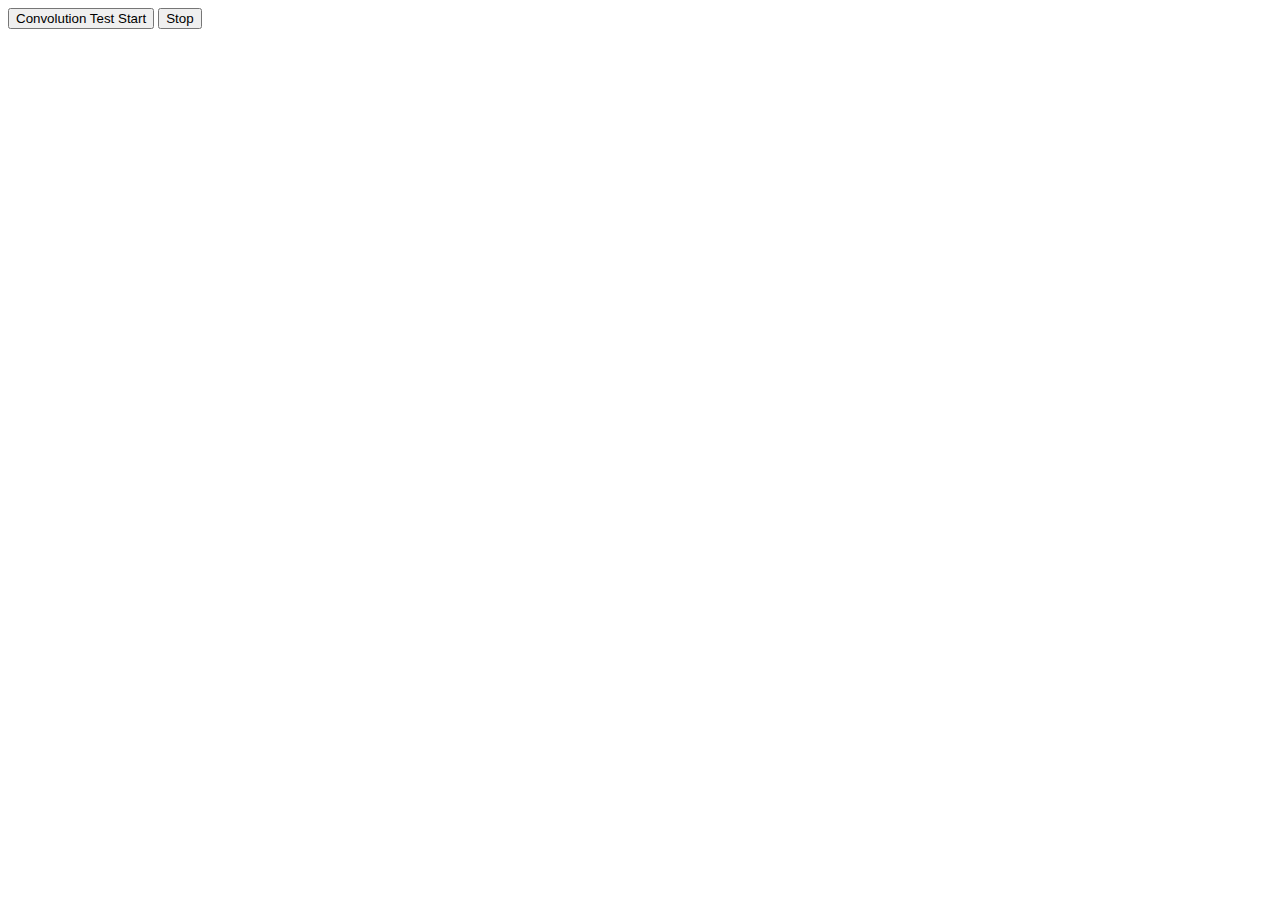
<file: demo/speedtest.html>
<!doctype html>
<html lang="en">
<head>
  <meta charset="utf-8">
  <meta http-equiv="X-UA-Compatible" content="IE=edge,chrome=1">
  <title>Simple speed test</title>
  <meta name="description" content="">
  <meta name="author" content="">

<script src="../build/convnet.js"></script>

<script>

function logEvent(str) {
  console.log(str);
  var d = document.createElement('div');
  d.innerHTML = str;
  document.getElementById('result').appendChild(d);
}

n = 0;
dtall = 0;
function runExample() {

  var t0 = +new Date();
  layer.forward(x);
  //layer.backward();
  var t1 = +new Date();
  var diff = t1 - t0;
  dtall += diff;
  n++;

  logEvent('ran example ' + n + ' in ' + diff + 'ms, estimated average = ' + (dtall / n).toFixed(3) + 'ms');
}

function start() {

  // Conv Layer definition used in convnet benchmarks
  opt = { in_sx:128, in_sy:128, in_depth:3, sx:11, filters:96, stride: 1, pad: 0};
  layer = new convnetjs.ConvLayer(opt);
  x = new convnetjs.Vol(128, 128, 3);

  run1i = setInterval(runExample, 5); // start
}
</script>
</head>
<body>
  <button onclick="start()">Convolution Test Start</button>
  <button onclick="window.clearInterval(run1i);">Stop</button>
  <div id="result"></div>
</body>
</html>
</file>
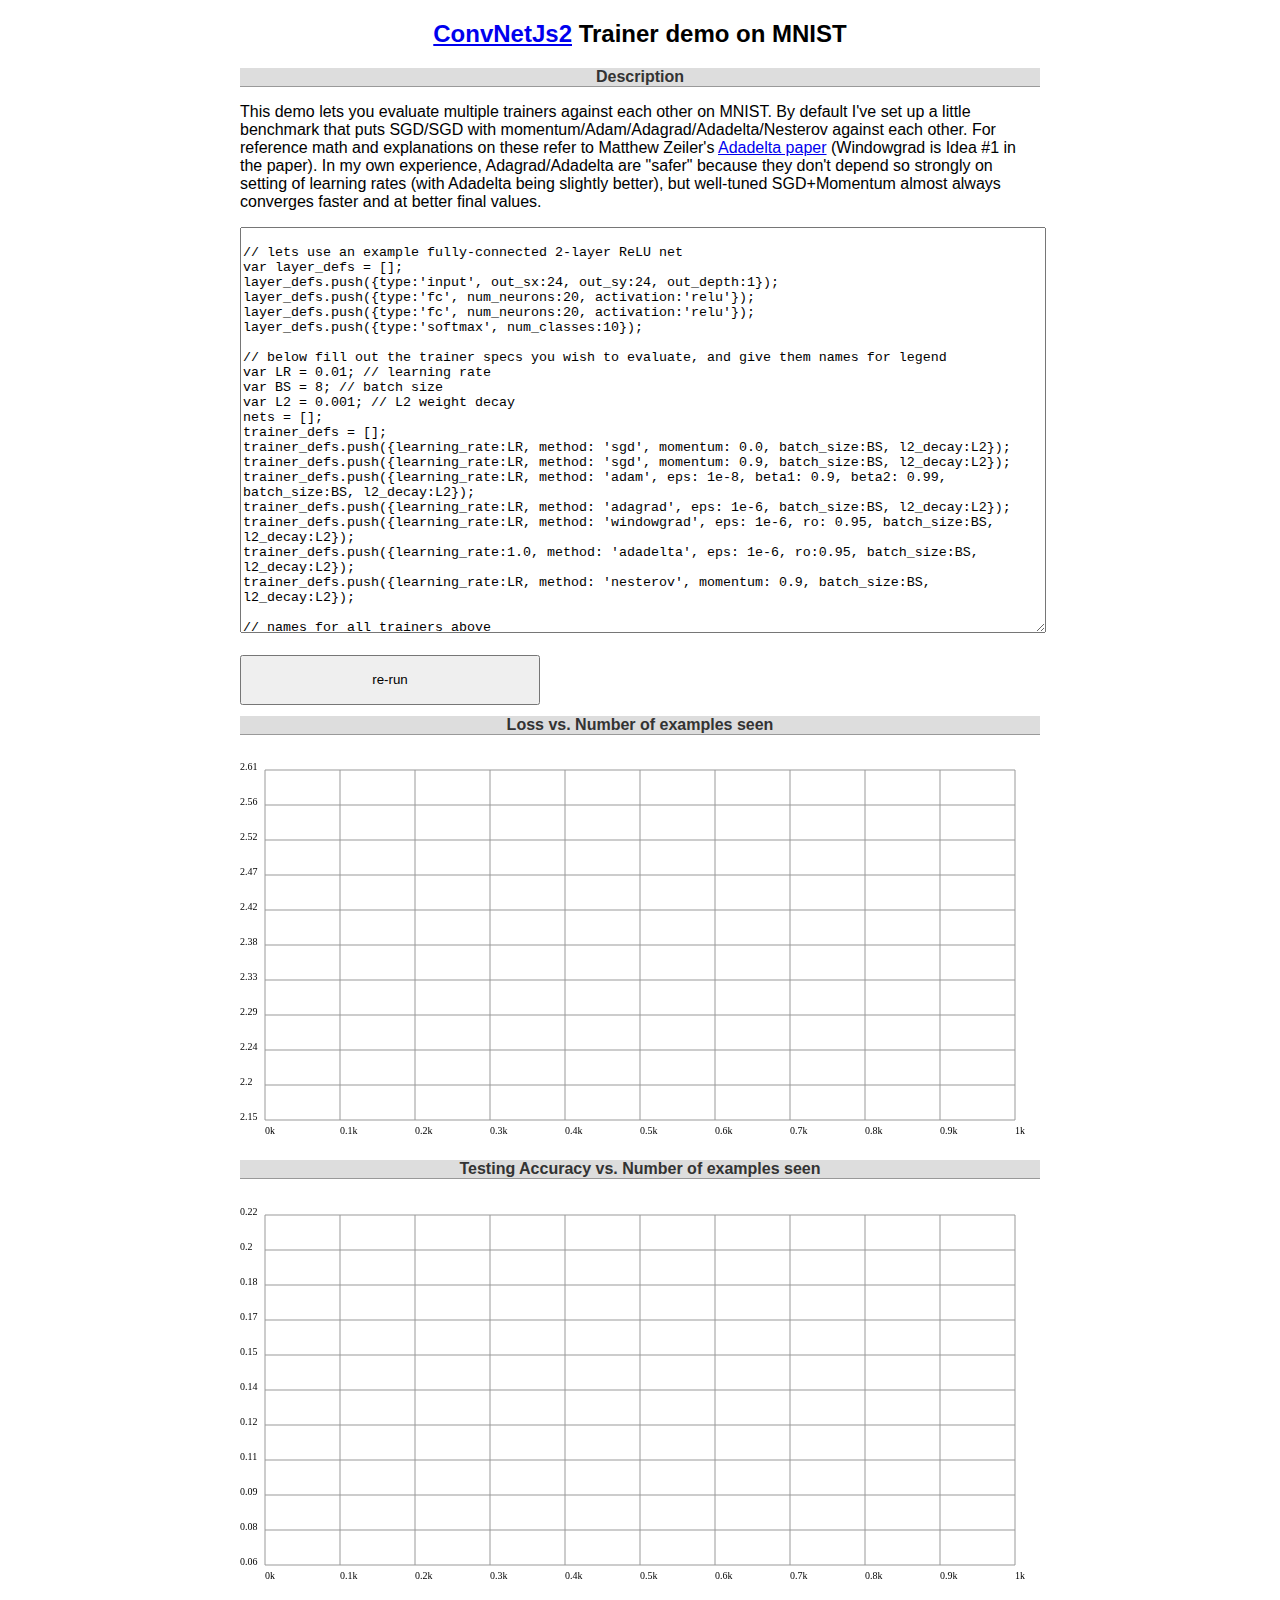
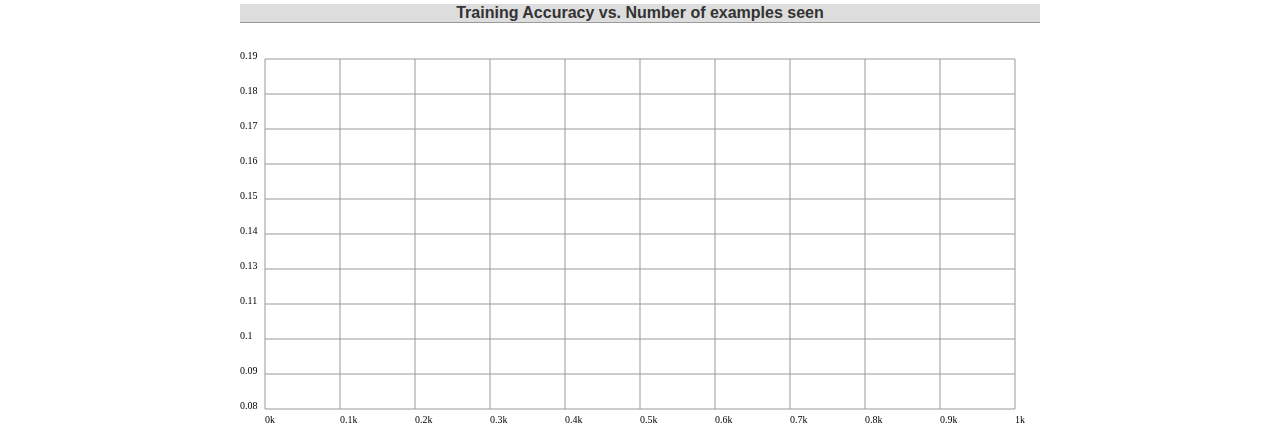
<file: demo/trainers.html>
<!doctype html>
<html lang="en">
<head>
  <meta charset="utf-8">
  <meta http-equiv="X-UA-Compatible" content="IE=edge,chrome=1">
  <title>ConvNetJS Trainer Comparison on MNIST</title>
  <meta name="description" content="">
  <meta name="author" content="">
  <link rel="stylesheet" href="css/style.css">

<script src="js/jquery-1.8.3.min.js"></script>
<script src="../build/vis.js"></script>
<script src="../build/util.js"></script>
<script src="../build/convnet.js"></script>
<script src="mnist/mnist_labels.js"></script>
<script src="js/trainers.js"></script>

</head>
<body>
  <div id="wrap">
  <h2 style="text-align: center;"><a href="../">ConvNetJs2</a> Trainer demo on MNIST</h2>
  <h1>Description</h1>
  <p>
    This demo lets you evaluate multiple trainers against each other on MNIST. 
    By default I've set up a little benchmark that puts SGD/SGD with momentum/Adam/Adagrad/Adadelta/Nesterov against each other. 
    For reference math and explanations on these refer to Matthew Zeiler's <a href="https://arxiv.org/abs/1212.5701">Adadelta paper</a> (Windowgrad is Idea #1 in the paper). 
    In my own experience, Adagrad/Adadelta are "safer" because they don't depend so strongly on setting of learning rates (with Adadelta being slightly better), but well-tuned SGD+Momentum almost always converges faster and at better final values.
  </p>
  

  <textarea id="layerdef" style="width:100%; height:400px;">
  </textarea>
  <br /><br  />
  <input id="buttontp" type="submit" value="re-run" onclick="reload();" style="width: 300px; height: 50px;"/>

  <h1>Loss vs. Number of examples seen</h1>
  <canvas id="lossgraph" width="800" height="400"></canvas>

  <h1>Testing Accuracy vs. Number of examples seen</h1>
  <canvas id="testaccgraph" width="800" height="400"></canvas>

  <h1>Training Accuracy vs. Number of examples seen</h1>
  <canvas id="trainaccgraph" width="800" height="400"></canvas>

  </div>
</body>
</html>
</file>
<file: demo/css/style.css>
.layer {
  border: 1px solid #999;
  margin-bottom: 5px;
  text-align: left;
  padding: 10px;
}
.layer_act {
  width: 500px;
  float: right;
}
.ltconv {
  background-color: #FDD;
}
.ltrelu {
  background-color: #FDF;
}
.ltpool {
  background-color: #DDF;
}
.ltsoftmax {
  background-color: #FFD;
}
.ltfc {
  background-color: #DFF;
}
.ltlrn {
  background-color: #DFD; 
}
.ltdropout {
  background-color: #AAA;  
}
.ltitle {
  color: #333;
  font-size: 18px;
}
.actmap {
  margin: 1px;
}
#trainstats {
  text-align: left;
}
.clear {
  clear: both;
}
#wrap {
  width: 800px;
  margin-left: auto;
  margin-right: auto;
}
h1 {
  font-size: 16px;
  color: #333;
  background-color: #DDD;
  border-bottom: 1px #999 solid;
  text-align: center;
}
h2 {
  text-align: center;
}
.secpart {
  width: 400px;
  float: left;
}
#lossgraph {
  /*border: 1px solid #F0F;*/
  width: 100%;
}
.testdiv canvas {
  float: left;
  width: 64px;
}
.testdiv {
  background-color: rgba(255,255,255,0.65);
  height: auto;
  width: auto;
  display: inline-block;
  font-size: 12px;
  box-shadow: 0px 0px 2px 2px #EEE;
  margin: 5px;
  padding: 5px;
  color: black;
}
.probsdiv {
  float: left;
  width: 100px;
  margin-left: 1px;
}
.pp {
  margin: 1px;
  padding: 1px;
}
#testset_acc {
  /* margin-bottom: 200px; */
}
#testset_vis {
  margin-bottom: 200px;
}
body {
  font-family: Arial, "Helvetica Neue", Helvetica, sans-serif;
  /* color: #333; */
  /* padding: 20px; */
}
</file>
